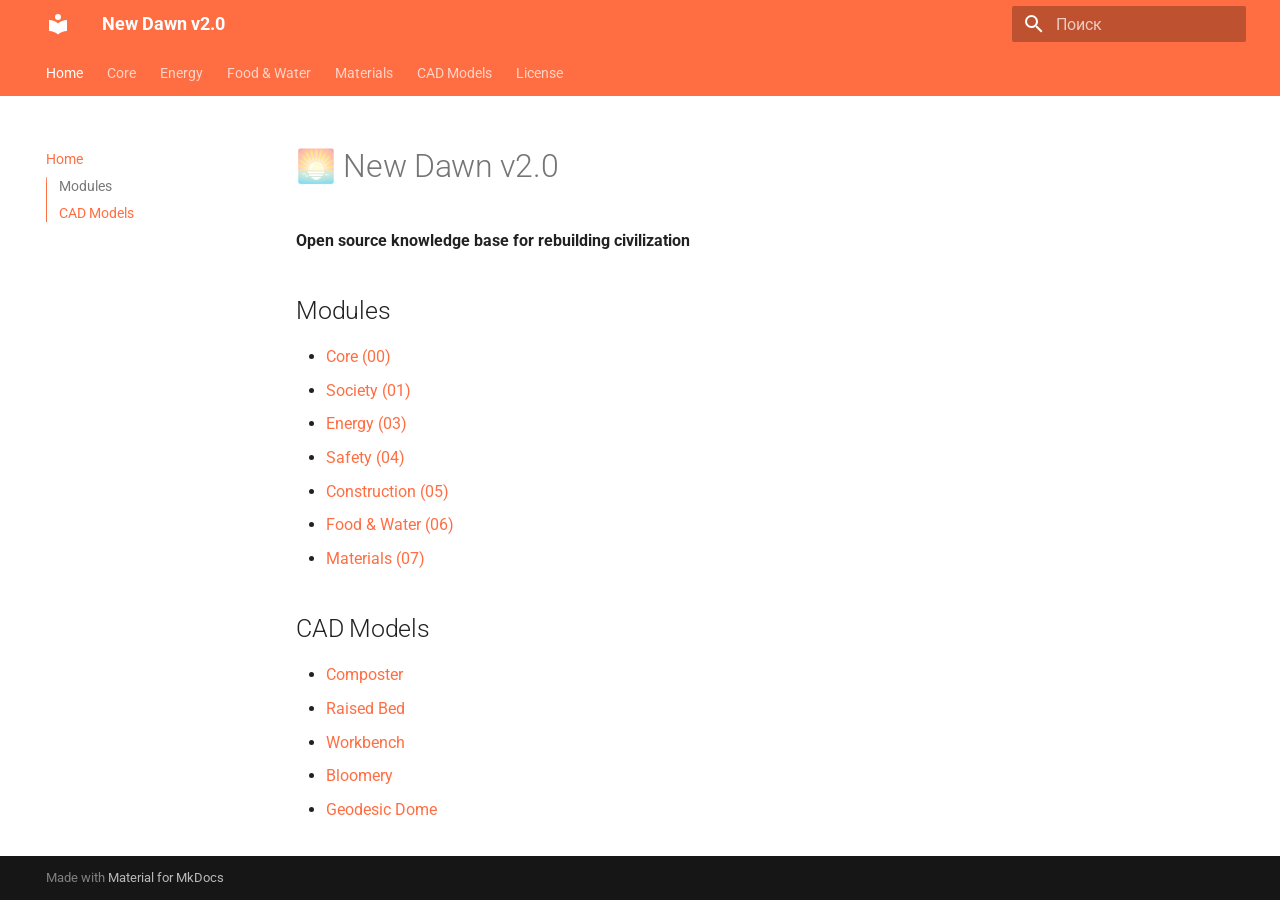
<file: index.html>
<!doctype html>
<html lang="ru" class="no-js">
  <head>
    
      <meta charset="utf-8">
      <meta name="viewport" content="width=device-width,initial-scale=1">
      
        <meta name="description" content="Open source civilization rebuilding knowledge base">
      
      
        <meta name="author" content="New Dawn Team">
      
      
      
      
      
        
      
      
      <link rel="icon" href="assets/images/favicon.png">
      <meta name="generator" content="mkdocs-1.6.1, mkdocs-material-9.7.7">
    
    
      
        <title>New Dawn v2.0</title>
      
    
    
      <link rel="stylesheet" href="assets/stylesheets/main.ec1eaa64.min.css">
      
        
        <link rel="stylesheet" href="assets/stylesheets/palette.ab4e12ef.min.css">
      
      


    
    
      
    
    
      
        
        
        <link rel="preconnect" href="https://fonts.gstatic.com" crossorigin>
        <link rel="stylesheet" href="https://fonts.googleapis.com/css?family=Roboto:300,300i,400,400i,700,700i%7CRoboto+Mono:400,400i,700,700i&display=fallback">
        <style>:root{--md-text-font:"Roboto";--md-code-font:"Roboto Mono"}</style>
      
    
    
    <script>__md_scope=new URL(".",location),__md_hash=e=>[...e].reduce(((e,_)=>(e<<5)-e+_.charCodeAt(0)),0),__md_get=(e,_=localStorage,t=__md_scope)=>JSON.parse(_.getItem(t.pathname+"."+e)),__md_set=(e,_,t=localStorage,a=__md_scope)=>{try{t.setItem(a.pathname+"."+e,JSON.stringify(_))}catch(e){}}</script>
    
      

    
    
  </head>
  
  
    
    
      
    
    
    
    
    <body dir="ltr" data-md-color-scheme="default" data-md-color-primary="deep-orange" data-md-color-accent="amber">
  
    
    <input class="md-toggle" data-md-toggle="drawer" type="checkbox" id="__drawer" autocomplete="off">
    <input class="md-toggle" data-md-toggle="search" type="checkbox" id="__search" autocomplete="off">
    <label class="md-overlay" for="__drawer"></label>
    <div data-md-component="skip">
      
        
        <a href="#new-dawn-v20" class="md-skip">
          Перейти к содержанию
        </a>
      
    </div>
    <div data-md-component="announce">
      
    </div>
    
    
      

<header class="md-header" data-md-component="header">
  <nav class="md-header__inner md-grid" aria-label="Верхний колонтитул">
    <a href="." title="New Dawn v2.0" class="md-header__button md-logo" aria-label="New Dawn v2.0" data-md-component="logo">
      
  
  <svg xmlns="http://www.w3.org/2000/svg" viewBox="0 0 24 24"><path d="M12 8a3 3 0 0 0 3-3 3 3 0 0 0-3-3 3 3 0 0 0-3 3 3 3 0 0 0 3 3m0 3.54C9.64 9.35 6.5 8 3 8v11c3.5 0 6.64 1.35 9 3.54 2.36-2.19 5.5-3.54 9-3.54V8c-3.5 0-6.64 1.35-9 3.54"/></svg>

    </a>
    <label class="md-header__button md-icon" for="__drawer">
      
      <svg xmlns="http://www.w3.org/2000/svg" viewBox="0 0 24 24"><path d="M3 6h18v2H3zm0 5h18v2H3zm0 5h18v2H3z"/></svg>
    </label>
    <div class="md-header__title" data-md-component="header-title">
      <div class="md-header__ellipsis">
        <div class="md-header__topic">
          <span class="md-ellipsis">
            New Dawn v2.0
          </span>
        </div>
        <div class="md-header__topic" data-md-component="header-topic">
          <span class="md-ellipsis">
            
              Home
            
          </span>
        </div>
      </div>
    </div>
    
      
        <form class="md-header__option" data-md-component="palette">
  
    
    
    
    <input class="md-option" data-md-color-media="" data-md-color-scheme="default" data-md-color-primary="deep-orange" data-md-color-accent="amber"  aria-hidden="true"  type="radio" name="__palette" id="__palette_0">
    
  
</form>
      
    
    
      <script>var palette=__md_get("__palette");if(palette&&palette.color){if("(prefers-color-scheme)"===palette.color.media){var media=matchMedia("(prefers-color-scheme: light)"),input=document.querySelector(media.matches?"[data-md-color-media='(prefers-color-scheme: light)']":"[data-md-color-media='(prefers-color-scheme: dark)']");palette.color.media=input.getAttribute("data-md-color-media"),palette.color.scheme=input.getAttribute("data-md-color-scheme"),palette.color.primary=input.getAttribute("data-md-color-primary"),palette.color.accent=input.getAttribute("data-md-color-accent")}for(var[key,value]of Object.entries(palette.color))document.body.setAttribute("data-md-color-"+key,value)}</script>
    
    
    
      
      
        <label class="md-header__button md-icon" for="__search">
          
          <svg xmlns="http://www.w3.org/2000/svg" viewBox="0 0 24 24"><path d="M9.5 3A6.5 6.5 0 0 1 16 9.5c0 1.61-.59 3.09-1.56 4.23l.27.27h.79l5 5-1.5 1.5-5-5v-.79l-.27-.27A6.52 6.52 0 0 1 9.5 16 6.5 6.5 0 0 1 3 9.5 6.5 6.5 0 0 1 9.5 3m0 2C7 5 5 7 5 9.5S7 14 9.5 14 14 12 14 9.5 12 5 9.5 5"/></svg>
        </label>
        <div class="md-search" data-md-component="search" role="dialog">
  <label class="md-search__overlay" for="__search"></label>
  <div class="md-search__inner" role="search">
    <form class="md-search__form" name="search">
      <input type="text" class="md-search__input" name="query" aria-label="Поиск" placeholder="Поиск" autocapitalize="off" autocorrect="off" autocomplete="off" spellcheck="false" data-md-component="search-query" required>
      <label class="md-search__icon md-icon" for="__search">
        
        <svg xmlns="http://www.w3.org/2000/svg" viewBox="0 0 24 24"><path d="M9.5 3A6.5 6.5 0 0 1 16 9.5c0 1.61-.59 3.09-1.56 4.23l.27.27h.79l5 5-1.5 1.5-5-5v-.79l-.27-.27A6.52 6.52 0 0 1 9.5 16 6.5 6.5 0 0 1 3 9.5 6.5 6.5 0 0 1 9.5 3m0 2C7 5 5 7 5 9.5S7 14 9.5 14 14 12 14 9.5 12 5 9.5 5"/></svg>
        
        <svg xmlns="http://www.w3.org/2000/svg" viewBox="0 0 24 24"><path d="M20 11v2H8l5.5 5.5-1.42 1.42L4.16 12l7.92-7.92L13.5 5.5 8 11z"/></svg>
      </label>
      <nav class="md-search__options" aria-label="Поиск">
        
        <button type="reset" class="md-search__icon md-icon" title="Очистить" aria-label="Очистить" tabindex="-1">
          
          <svg xmlns="http://www.w3.org/2000/svg" viewBox="0 0 24 24"><path d="M19 6.41 17.59 5 12 10.59 6.41 5 5 6.41 10.59 12 5 17.59 6.41 19 12 13.41 17.59 19 19 17.59 13.41 12z"/></svg>
        </button>
      </nav>
      
    </form>
    <div class="md-search__output">
      <div class="md-search__scrollwrap" tabindex="0" data-md-scrollfix>
        <div class="md-search-result" data-md-component="search-result">
          <div class="md-search-result__meta">
            Инициализация поиска
          </div>
          <ol class="md-search-result__list" role="presentation"></ol>
        </div>
      </div>
    </div>
  </div>
</div>
      
    
    
  </nav>
  
</header>
    
    <div class="md-container" data-md-component="container">
      
      
        
          
            
<nav class="md-tabs" aria-label="Вкладки" data-md-component="tabs">
  <div class="md-grid">
    <ul class="md-tabs__list">
      
        
  
  
  
    
  
  
    <li class="md-tabs__item md-tabs__item--active">
      <a href="." class="md-tabs__link">
        
  
  
    
  
  Home

      </a>
    </li>
  

      
        
  
  
  
  
    
    
      <li class="md-tabs__item">
        <a href="00_Core/README.md" class="md-tabs__link">
          
  
  
  Core

        </a>
      </li>
    
  

      
        
  
  
  
  
    
    
      <li class="md-tabs__item">
        <a href="03_Energy/README.md" class="md-tabs__link">
          
  
  
  Energy

        </a>
      </li>
    
  

      
        
  
  
  
  
    
    
      <li class="md-tabs__item">
        <a href="06_Food/README.md" class="md-tabs__link">
          
  
  
  Food & Water

        </a>
      </li>
    
  

      
        
  
  
  
  
    
    
      <li class="md-tabs__item">
        <a href="07_Materials/README.md" class="md-tabs__link">
          
  
  
  Materials

        </a>
      </li>
    
  

      
        
  
  
  
  
    <li class="md-tabs__item">
      <a href="cad_models/README.md" class="md-tabs__link">
        
  
  
    
  
  CAD Models

      </a>
    </li>
  

      
        
  
  
  
  
    <li class="md-tabs__item">
      <a href="LICENSE.md" class="md-tabs__link">
        
  
  
    
  
  License

      </a>
    </li>
  

      
    </ul>
  </div>
</nav>
          
        
      
      <main class="md-main" data-md-component="main">
        <div class="md-main__inner md-grid">
          
            
              
              <div class="md-sidebar md-sidebar--primary" data-md-component="sidebar" data-md-type="navigation" >
                <div class="md-sidebar__scrollwrap">
                  <div class="md-sidebar__inner">
                    


  


  

<nav class="md-nav md-nav--primary md-nav--lifted md-nav--integrated" aria-label="Навигация" data-md-level="0">
  <label class="md-nav__title" for="__drawer">
    <a href="." title="New Dawn v2.0" class="md-nav__button md-logo" aria-label="New Dawn v2.0" data-md-component="logo">
      
  
  <svg xmlns="http://www.w3.org/2000/svg" viewBox="0 0 24 24"><path d="M12 8a3 3 0 0 0 3-3 3 3 0 0 0-3-3 3 3 0 0 0-3 3 3 3 0 0 0 3 3m0 3.54C9.64 9.35 6.5 8 3 8v11c3.5 0 6.64 1.35 9 3.54 2.36-2.19 5.5-3.54 9-3.54V8c-3.5 0-6.64 1.35-9 3.54"/></svg>

    </a>
    New Dawn v2.0
  </label>
  
  <ul class="md-nav__list" data-md-scrollfix>
    
      
      
  
  
    
  
  
  
    <li class="md-nav__item md-nav__item--active">
      
      <input class="md-nav__toggle md-toggle" type="checkbox" id="__toc">
      
      
        
      
      
        <label class="md-nav__link md-nav__link--active" for="__toc">
          
  
  
  <span class="md-ellipsis">
    
  
    Home
  

    
  </span>
  
  

          <span class="md-nav__icon md-icon"></span>
        </label>
      
      <a href="." class="md-nav__link md-nav__link--active">
        
  
  
  <span class="md-ellipsis">
    
  
    Home
  

    
  </span>
  
  

      </a>
      
        

<nav class="md-nav md-nav--secondary" aria-label="Содержание">
  
  
  
    
  
  
    <label class="md-nav__title" for="__toc">
      <span class="md-nav__icon md-icon"></span>
      Содержание
    </label>
    <ul class="md-nav__list" data-md-component="toc" data-md-scrollfix>
      
        <li class="md-nav__item">
  <a href="#modules" class="md-nav__link">
    <span class="md-ellipsis">
      
        Modules
      
    </span>
  </a>
  
</li>
      
        <li class="md-nav__item">
  <a href="#cad-models" class="md-nav__link">
    <span class="md-ellipsis">
      
        CAD Models
      
    </span>
  </a>
  
</li>
      
    </ul>
  
</nav>
      
    </li>
  

    
      
      
  
  
  
  
    
    
    
    
      
      
        
      
    
    
    <li class="md-nav__item md-nav__item--nested">
      
        
        
        <input class="md-nav__toggle md-toggle " type="checkbox" id="__nav_2" >
        
          
          <label class="md-nav__link" for="__nav_2" id="__nav_2_label" tabindex="0">
            
  
  
  <span class="md-ellipsis">
    
  
    Core
  

    
  </span>
  
  

            <span class="md-nav__icon md-icon"></span>
          </label>
        
        <nav class="md-nav" data-md-level="1" aria-labelledby="__nav_2_label" aria-expanded="false">
          <label class="md-nav__title" for="__nav_2">
            <span class="md-nav__icon md-icon"></span>
            
  
    Core
  

          </label>
          <ul class="md-nav__list" data-md-scrollfix>
            
              
                
  
  
  
  
    <li class="md-nav__item">
      <a href="00_Core/README.md" class="md-nav__link">
        
  
  
  <span class="md-ellipsis">
    
  
    None
  

    
  </span>
  
  

      </a>
    </li>
  

              
            
              
                
  
  
  
  
    <li class="md-nav__item">
      <a href="00_Core/01_Code.md" class="md-nav__link">
        
  
  
  <span class="md-ellipsis">
    
  
    Code
  

    
  </span>
  
  

      </a>
    </li>
  

              
            
              
                
  
  
  
  
    <li class="md-nav__item">
      <a href="00_Core/02_Principles.md" class="md-nav__link">
        
  
  
  <span class="md-ellipsis">
    
  
    Principles
  

    
  </span>
  
  

      </a>
    </li>
  

              
            
              
                
  
  
  
  
    <li class="md-nav__item">
      <a href="00_Core/03_TRL.md" class="md-nav__link">
        
  
  
  <span class="md-ellipsis">
    
  
    TRL Levels
  

    
  </span>
  
  

      </a>
    </li>
  

              
            
          </ul>
        </nav>
      
    </li>
  

    
      
      
  
  
  
  
    
    
    
    
      
      
        
      
    
    
    <li class="md-nav__item md-nav__item--nested">
      
        
        
        <input class="md-nav__toggle md-toggle " type="checkbox" id="__nav_3" >
        
          
          <label class="md-nav__link" for="__nav_3" id="__nav_3_label" tabindex="0">
            
  
  
  <span class="md-ellipsis">
    
  
    Energy
  

    
  </span>
  
  

            <span class="md-nav__icon md-icon"></span>
          </label>
        
        <nav class="md-nav" data-md-level="1" aria-labelledby="__nav_3_label" aria-expanded="false">
          <label class="md-nav__title" for="__nav_3">
            <span class="md-nav__icon md-icon"></span>
            
  
    Energy
  

          </label>
          <ul class="md-nav__list" data-md-scrollfix>
            
              
                
  
  
  
  
    <li class="md-nav__item">
      <a href="03_Energy/README.md" class="md-nav__link">
        
  
  
  <span class="md-ellipsis">
    
  
    None
  

    
  </span>
  
  

      </a>
    </li>
  

              
            
              
                
  
  
  
  
    <li class="md-nav__item">
      <a href="03_Energy/01_Gravity.md" class="md-nav__link">
        
  
  
  <span class="md-ellipsis">
    
  
    Gravity Storage
  

    
  </span>
  
  

      </a>
    </li>
  

              
            
              
                
  
  
  
  
    <li class="md-nav__item">
      <a href="03_Energy/02_Solar.md" class="md-nav__link">
        
  
  
  <span class="md-ellipsis">
    
  
    Solar Panels
  

    
  </span>
  
  

      </a>
    </li>
  

              
            
              
                
  
  
  
  
    <li class="md-nav__item">
      <a href="03_Energy/03_Thorium.md" class="md-nav__link">
        
  
  
  <span class="md-ellipsis">
    
  
    Thorium Reactors
  

    
  </span>
  
  

      </a>
    </li>
  

              
            
          </ul>
        </nav>
      
    </li>
  

    
      
      
  
  
  
  
    
    
    
    
      
      
        
      
    
    
    <li class="md-nav__item md-nav__item--nested">
      
        
        
        <input class="md-nav__toggle md-toggle " type="checkbox" id="__nav_4" >
        
          
          <label class="md-nav__link" for="__nav_4" id="__nav_4_label" tabindex="0">
            
  
  
  <span class="md-ellipsis">
    
  
    Food & Water
  

    
  </span>
  
  

            <span class="md-nav__icon md-icon"></span>
          </label>
        
        <nav class="md-nav" data-md-level="1" aria-labelledby="__nav_4_label" aria-expanded="false">
          <label class="md-nav__title" for="__nav_4">
            <span class="md-nav__icon md-icon"></span>
            
  
    Food & Water
  

          </label>
          <ul class="md-nav__list" data-md-scrollfix>
            
              
                
  
  
  
  
    <li class="md-nav__item">
      <a href="06_Food/README.md" class="md-nav__link">
        
  
  
  <span class="md-ellipsis">
    
  
    None
  

    
  </span>
  
  

      </a>
    </li>
  

              
            
              
                
  
  
  
  
    <li class="md-nav__item">
      <a href="06_Food/01_Fertilizers.md" class="md-nav__link">
        
  
  
  <span class="md-ellipsis">
    
  
    Fertilizers
  

    
  </span>
  
  

      </a>
    </li>
  

              
            
              
                
  
  
  
  
    <li class="md-nav__item">
      <a href="06_Food/02_Beds.md" class="md-nav__link">
        
  
  
  <span class="md-ellipsis">
    
  
    Garden Beds
  

    
  </span>
  
  

      </a>
    </li>
  

              
            
              
                
  
  
  
  
    <li class="md-nav__item">
      <a href="06_Food/03_Nutrition.md" class="md-nav__link">
        
  
  
  <span class="md-ellipsis">
    
  
    Nutrition
  

    
  </span>
  
  

      </a>
    </li>
  

              
            
          </ul>
        </nav>
      
    </li>
  

    
      
      
  
  
  
  
    
    
    
    
      
      
        
      
    
    
    <li class="md-nav__item md-nav__item--nested">
      
        
        
        <input class="md-nav__toggle md-toggle " type="checkbox" id="__nav_5" >
        
          
          <label class="md-nav__link" for="__nav_5" id="__nav_5_label" tabindex="0">
            
  
  
  <span class="md-ellipsis">
    
  
    Materials
  

    
  </span>
  
  

            <span class="md-nav__icon md-icon"></span>
          </label>
        
        <nav class="md-nav" data-md-level="1" aria-labelledby="__nav_5_label" aria-expanded="false">
          <label class="md-nav__title" for="__nav_5">
            <span class="md-nav__icon md-icon"></span>
            
  
    Materials
  

          </label>
          <ul class="md-nav__list" data-md-scrollfix>
            
              
                
  
  
  
  
    <li class="md-nav__item">
      <a href="07_Materials/README.md" class="md-nav__link">
        
  
  
  <span class="md-ellipsis">
    
  
    None
  

    
  </span>
  
  

      </a>
    </li>
  

              
            
              
                
  
  
  
  
    <li class="md-nav__item">
      <a href="07_Materials/01_Materials.md" class="md-nav__link">
        
  
  
  <span class="md-ellipsis">
    
  
    Basic Materials
  

    
  </span>
  
  

      </a>
    </li>
  

              
            
              
                
  
  
  
  
    <li class="md-nav__item">
      <a href="07_Materials/02_Tools.md" class="md-nav__link">
        
  
  
  <span class="md-ellipsis">
    
  
    Tools
  

    
  </span>
  
  

      </a>
    </li>
  

              
            
              
                
  
  
  
  
    <li class="md-nav__item">
      <a href="07_Materials/03_Workshop.md" class="md-nav__link">
        
  
  
  <span class="md-ellipsis">
    
  
    Workshop
  

    
  </span>
  
  

      </a>
    </li>
  

              
            
          </ul>
        </nav>
      
    </li>
  

    
      
      
  
  
  
  
    <li class="md-nav__item">
      <a href="cad_models/README.md" class="md-nav__link">
        
  
  
  <span class="md-ellipsis">
    
  
    CAD Models
  

    
  </span>
  
  

      </a>
    </li>
  

    
      
      
  
  
  
  
    <li class="md-nav__item">
      <a href="LICENSE.md" class="md-nav__link">
        
  
  
  <span class="md-ellipsis">
    
  
    License
  

    
  </span>
  
  

      </a>
    </li>
  

    
  </ul>
</nav>
                  </div>
                </div>
              </div>
            
            
          
          
            <div class="md-content" data-md-component="content">
              
              <article class="md-content__inner md-typeset">
                
                  



<h1 id="new-dawn-v20">🌅 New Dawn v2.0<a class="headerlink" href="#new-dawn-v20" title="Permanent link">&para;</a></h1>
<p><strong>Open source knowledge base for rebuilding civilization</strong></p>
<h2 id="modules">Modules<a class="headerlink" href="#modules" title="Permanent link">&para;</a></h2>
<ul>
<li><a href="../00_Ядро_и_Идеология/README.md">Core (00)</a></li>
<li><a href="../01_Общество_и_Социум/README.md">Society (01)</a></li>
<li><a href="../03_Энергетика_и_Технологии/README.md">Energy (03)</a></li>
<li><a href="../04_Безопасность_и_Оборона/README.md">Safety (04)</a></li>
<li><a href="../05_Строительство_и_Купол/README.md">Construction (05)</a></li>
<li><a href="../06_Еда_и_Водоснабжение/README.md">Food &amp; Water (06)</a></li>
<li><a href="../07_Материалы_и_Производство/README.md">Materials (07)</a></li>
</ul>
<h2 id="cad-models">CAD Models<a class="headerlink" href="#cad-models" title="Permanent link">&para;</a></h2>
<ul>
<li><a href="../cad_models/02_Agriculture/NR-AGR-001_Composter_Johnson_v1.parametric.md">Composter</a></li>
<li><a href="../cad_models/02_Agriculture/NR-AGR-002_Raised_Bed_v1.parametric.md">Raised Bed</a></li>
<li><a href="../cad_models/03_Construction/NR-CON-002_Workbench_Traditional_v1.parametric.md">Workbench</a></li>
<li><a href="../cad_models/03_Construction/NR-CON-004_Bloomery_Basic_v1.parametric.md">Bloomery</a></li>
<li><a href="../cad_models/03_Construction/NR-CON-005_Geodesic_Dome_v1.parametric.md">Geodesic Dome</a></li>
</ul>












                
              </article>
            </div>
          
          
<script>var target=document.getElementById(location.hash.slice(1));target&&target.name&&(target.checked=target.name.startsWith("__tabbed_"))</script>
        </div>
        
      </main>
      
        <footer class="md-footer">
  
  <div class="md-footer-meta md-typeset">
    <div class="md-footer-meta__inner md-grid">
      <div class="md-copyright">
  
  
    Made with
    <a href="https://squidfunk.github.io/mkdocs-material/" target="_blank" rel="noopener">
      Material for MkDocs
    </a>
  
</div>
      
    </div>
  </div>
</footer>
      
    </div>
    <div class="md-dialog" data-md-component="dialog">
      <div class="md-dialog__inner md-typeset"></div>
    </div>
    
    
    
      
      
      <script id="__config" type="application/json">{"annotate": null, "base": ".", "features": ["navigation.tabs", "navigation.sections", "toc.integrate"], "search": "assets/javascripts/workers/search.2c215733.min.js", "tags": null, "translations": {"clipboard.copied": "\u0421\u043a\u043e\u043f\u0438\u0440\u043e\u0432\u0430\u043d\u043e \u0432 \u0431\u0443\u0444\u0435\u0440", "clipboard.copy": "\u041a\u043e\u043f\u0438\u0440\u043e\u0432\u0430\u0442\u044c \u0432 \u0431\u0443\u0444\u0435\u0440", "search.result.more.one": "\u0415\u0449\u0451 1 \u043d\u0430 \u044d\u0442\u043e\u0439 \u0441\u0442\u0440\u0430\u043d\u0438\u0446\u0435", "search.result.more.other": "\u0415\u0449\u0451 # \u043d\u0430 \u044d\u0442\u043e\u0439 \u0441\u0442\u0440\u0430\u043d\u0438\u0446\u0435", "search.result.none": "\u0421\u043e\u0432\u043f\u0430\u0434\u0435\u043d\u0438\u0439 \u043d\u0435 \u043d\u0430\u0439\u0434\u0435\u043d\u043e", "search.result.one": "\u041d\u0430\u0439\u0434\u0435\u043d\u043e 1 \u0441\u043e\u0432\u043f\u0430\u0434\u0435\u043d\u0438\u0435", "search.result.other": "\u041d\u0430\u0439\u0434\u0435\u043d\u043e \u0441\u043e\u0432\u043f\u0430\u0434\u0435\u043d\u0438\u0439: #", "search.result.placeholder": "\u041d\u0430\u0447\u043d\u0438\u0442\u0435 \u043f\u0435\u0447\u0430\u0442\u0430\u0442\u044c \u0434\u043b\u044f \u043f\u043e\u0438\u0441\u043a\u0430", "search.result.term.missing": "\u041e\u0442\u0441\u0443\u0442\u0441\u0442\u0432\u0443\u0435\u0442", "select.version": "\u0412\u044b\u0431\u0435\u0440\u0438\u0442\u0435 \u0432\u0435\u0440\u0441\u0438\u044e"}, "version": null}</script>
    
    
      <script src="assets/javascripts/bundle.d7400e89.min.js"></script>
      
    
  </body>
</html>
</file>
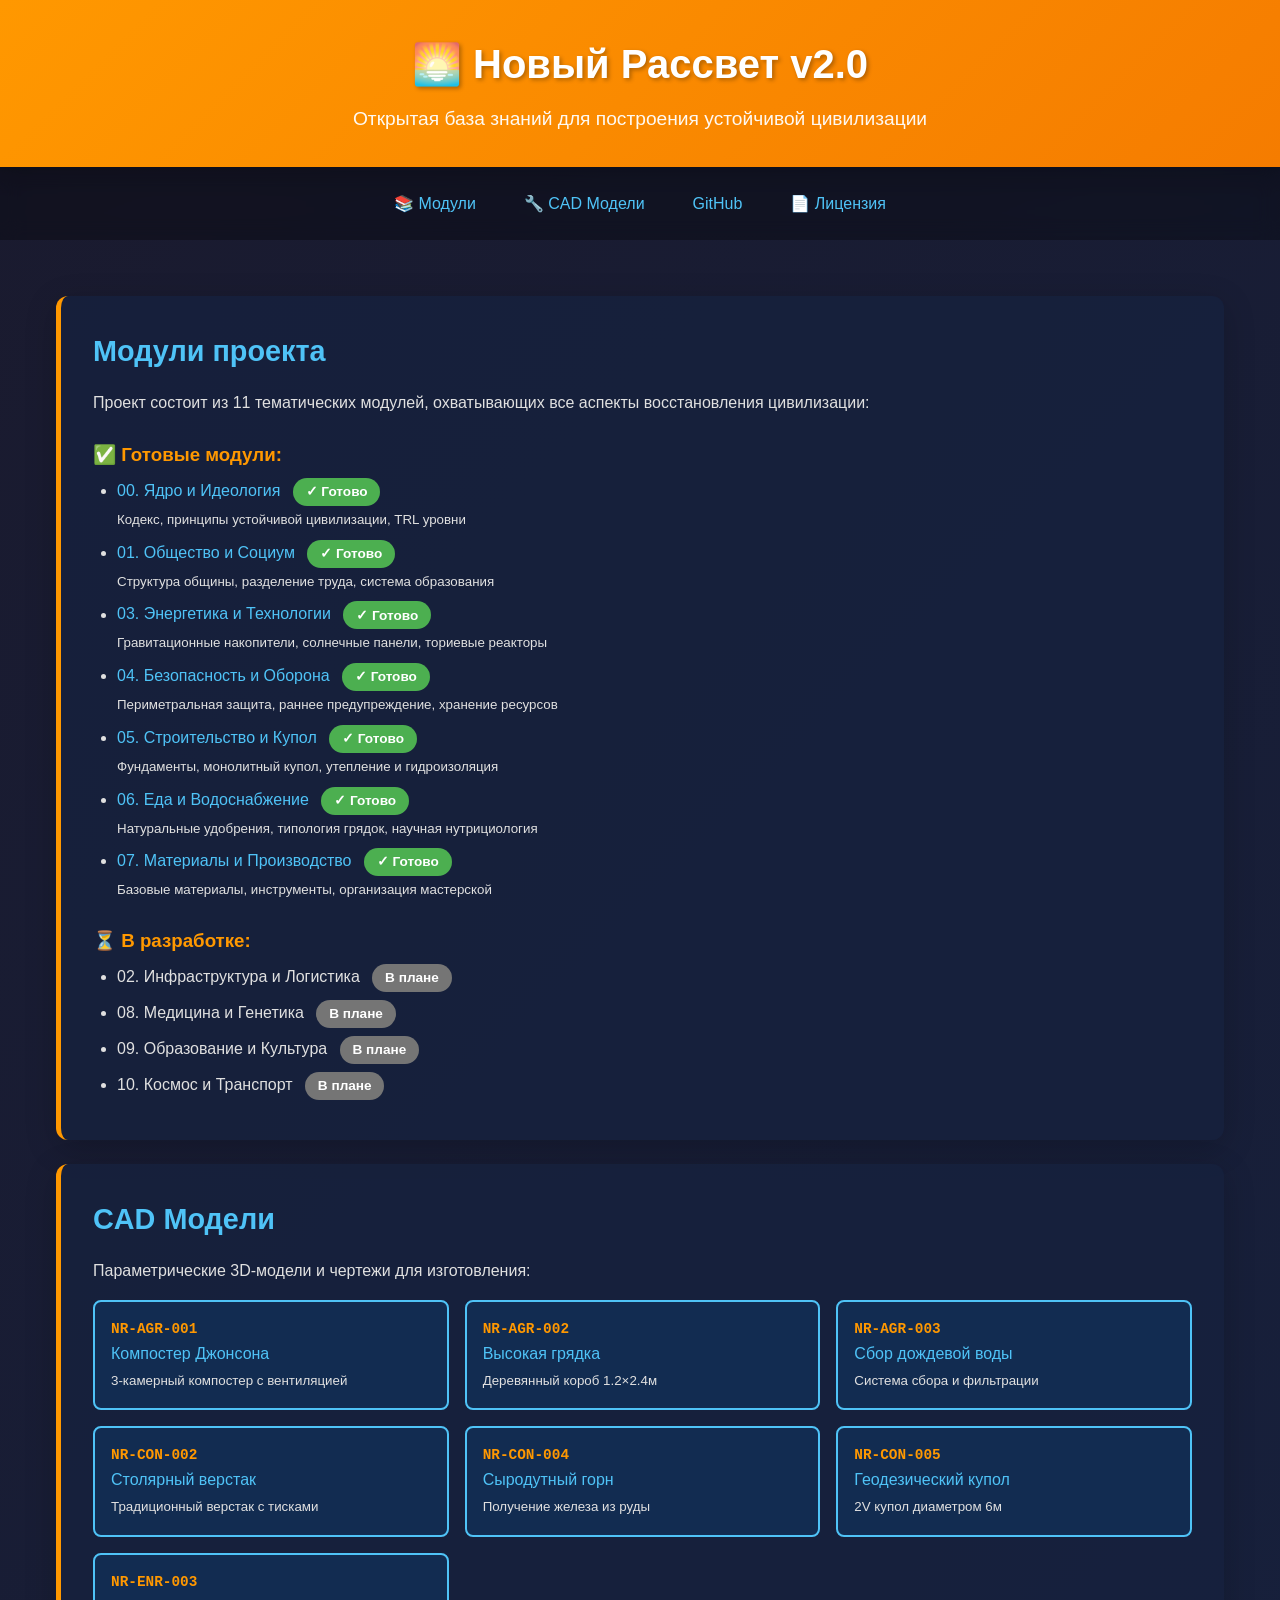
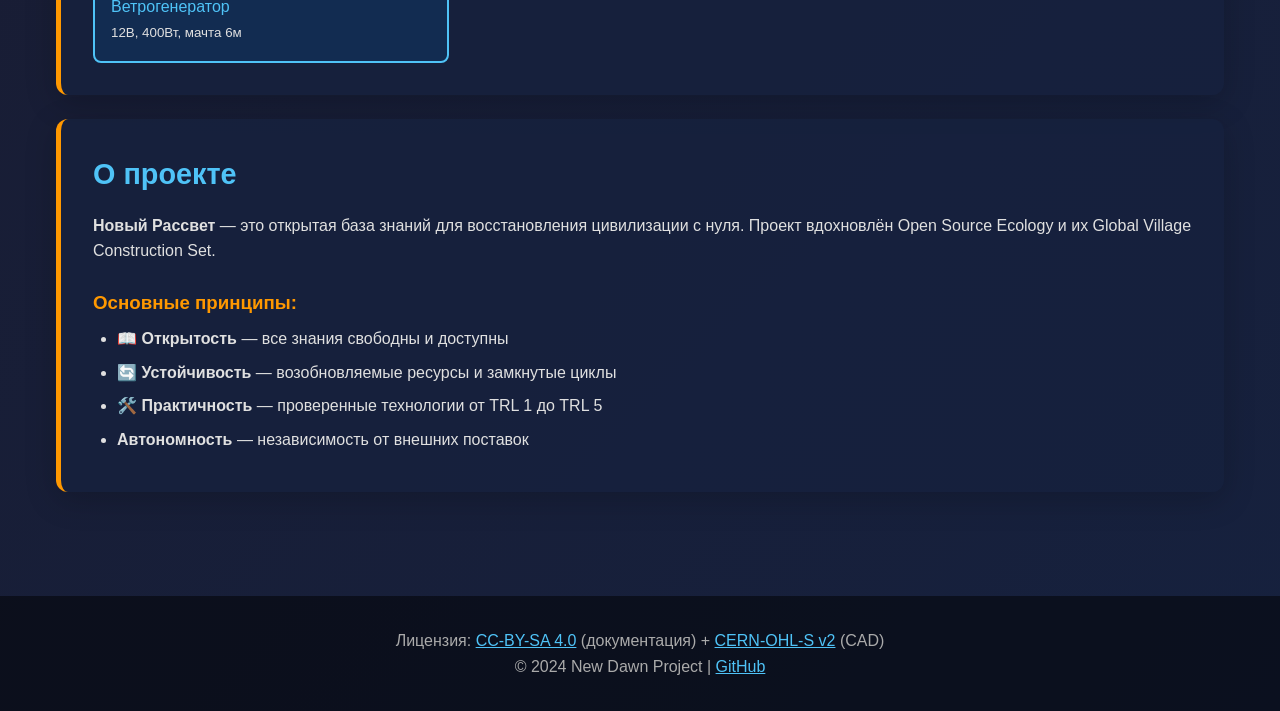
<file: site/index.html>
<!DOCTYPE html>
<html lang="ru">
<head>
    <meta charset="UTF-8">
    <meta name="viewport" content="width=device-width, initial-scale=1.0">
    <meta name="description" content="Новый Рассвет v2.0 - Открытая база знаний для восстановления цивилизации">
    <title>🌅 Новый Рассвет v2.0</title>
    <link rel="stylesheet" href="css/style.css">
</head>
<body>
    <header>
        <h1>🌅 Новый Рассвет v2.0</h1>
        <p>Открытая база знаний для построения устойчивой цивилизации</p>
    </header>

    <nav>
        <ul>
            <li><a href="#modules">📚 Модули</a></li>
            <li><a href="#cad">🔧 CAD Модели</a></li>
            <li><a href="https://github.com/Redbox777/new-rassvet-v2">GitHub</a></li>
            <li><a href="LICENSE.md">📄 Лицензия</a></li>
        </ul>
    </nav>

    <div class="container">
        <section id="modules">
            <div class="module">
                <h2> Модули проекта</h2>
                <p>Проект состоит из 11 тематических модулей, охватывающих все аспекты восстановления цивилизации:</p>
                
                <h3>✅ Готовые модули:</h3>
                <ul>
                    <li><a href="modules/00_Core.html">00. Ядро и Идеология</a> <span class="status status-ready">✓ Готово</span><br>
                    <small>Кодекс, принципы устойчивой цивилизации, TRL уровни</small></li>
                    
                    <li><a href="modules/01_Society.html">01. Общество и Социум</a> <span class="status status-ready">✓ Готово</span><br>
                    <small>Структура общины, разделение труда, система образования</small></li>
                    
                    <li><a href="modules/03_Energy.html">03. Энергетика и Технологии</a> <span class="status status-ready">✓ Готово</span><br>
                    <small>Гравитационные накопители, солнечные панели, ториевые реакторы</small></li>
                    
                    <li><a href="modules/04_Safety.html">04. Безопасность и Оборона</a> <span class="status status-ready">✓ Готово</span><br>
                    <small>Периметральная защита, раннее предупреждение, хранение ресурсов</small></li>
                    
                    <li><a href="modules/05_Construction.html">05. Строительство и Купол</a> <span class="status status-ready">✓ Готово</span><br>
                    <small>Фундаменты, монолитный купол, утепление и гидроизоляция</small></li>
                    
                    <li><a href="modules/06_Food.html">06. Еда и Водоснабжение</a> <span class="status status-ready">✓ Готово</span><br>
                    <small>Натуральные удобрения, типология грядок, научная нутрициология</small></li>
                    
                    <li><a href="modules/07_Materials.html">07. Материалы и Производство</a> <span class="status status-ready">✓ Готово</span><br>
                    <small>Базовые материалы, инструменты, организация мастерской</small></li>
                </ul>

                <h3>⏳ В разработке:</h3>
                <ul>
                    <li>02. Инфраструктура и Логистика <span class="status status-pending">В плане</span></li>
                    <li>08. Медицина и Генетика <span class="status status-pending">В плане</span></li>
                    <li>09. Образование и Культура <span class="status status-pending">В плане</span></li>
                    <li>10. Космос и Транспорт <span class="status status-pending">В плане</span></li>
                </ul>
            </div>
        </section>

        <section id="cad">
            <div class="module">
                <h2> CAD Модели</h2>
                <p>Параметрические 3D-модели и чертежи для изготовления:</p>
                
                <div class="cad-list">
                    <div class="cad-item">
                        <div class="cad-code">NR-AGR-001</div>
                        <div><a href="cad/NR-AGR-001.md">Компостер Джонсона</a></div>
                        <small>3-камерный компостер с вентиляцией</small>
                    </div>
                    
                    <div class="cad-item">
                        <div class="cad-code">NR-AGR-002</div>
                        <div><a href="cad/NR-AGR-002.md">Высокая грядка</a></div>
                        <small>Деревянный короб 1.2×2.4м</small>
                    </div>
                    
                    <div class="cad-item">
                        <div class="cad-code">NR-AGR-003</div>
                        <div><a href="cad/NR-AGR-003.md">Сбор дождевой воды</a></div>
                        <small>Система сбора и фильтрации</small>
                    </div>
                    
                    <div class="cad-item">
                        <div class="cad-code">NR-CON-002</div>
                        <div><a href="cad/NR-CON-002.md">Столярный верстак</a></div>
                        <small>Традиционный верстак с тисками</small>
                    </div>
                    
                    <div class="cad-item">
                        <div class="cad-code">NR-CON-004</div>
                        <div><a href="cad/NR-CON-004.md">Сыродутный горн</a></div>
                        <small>Получение железа из руды</small>
                    </div>
                    
                    <div class="cad-item">
                        <div class="cad-code">NR-CON-005</div>
                        <div><a href="cad/NR-CON-005.md">Геодезический купол</a></div>
                        <small>2V купол диаметром 6м</small>
                    </div>
                    
                    <div class="cad-item">
                        <div class="cad-code">NR-ENR-003</div>
                        <div><a href="cad/NR-ENR-003.md">Ветрогенератор</a></div>
                        <small>12В, 400Вт, мачта 6м</small>
                    </div>
                </div>
            </div>
        </section>

        <section>
            <div class="module">
                <h2> О проекте</h2>
                <p><strong>Новый Рассвет</strong> — это открытая база знаний для восстановления цивилизации с нуля. 
                Проект вдохновлён Open Source Ecology и их Global Village Construction Set.</p>
                
                <h3>Основные принципы:</h3>
                <ul>
                    <li>📖 <strong>Открытость</strong> — все знания свободны и доступны</li>
                    <li>🔄 <strong>Устойчивость</strong> — возобновляемые ресурсы и замкнутые циклы</li>
                    <li>🛠️ <strong>Практичность</strong> — проверенные технологии от TRL 1 до TRL 5</li>
                    <li> <strong>Автономность</strong> — независимость от внешних поставок</li>
                </ul>
            </div>
        </section>
    </div>

    <footer>
        <p>Лицензия: <a href="https://creativecommons.org/licenses/by-sa/4.0/">CC-BY-SA 4.0</a> (документация) + 
        <a href="https://ohwr.org/cern_ohl_s_v2.txt">CERN-OHL-S v2</a> (CAD)</p>
        <p>© 2024 New Dawn Project | <a href="https://github.com/Redbox777/new-rassvet-v2">GitHub</a></p>
    </footer>
</body>
</html>
</file>
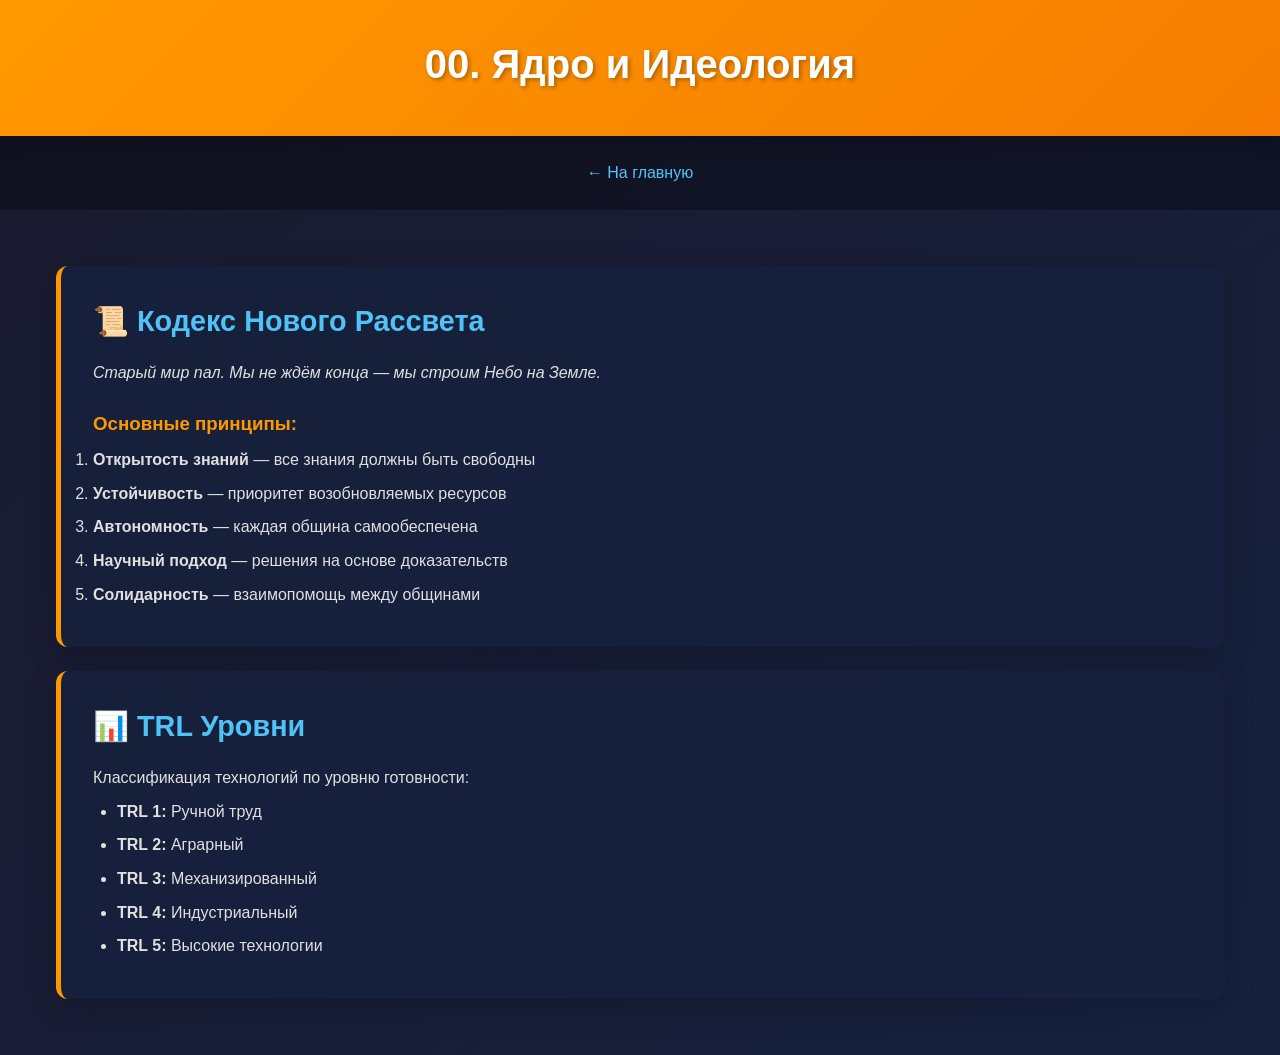
<file: site/modules/00_Core.html>
<!DOCTYPE html>
<html lang="ru">
<head>
    <meta charset="UTF-8">
    <meta name="viewport" content="width=device-width, initial-scale=1.0">
    <title>00. Ядро и Идеология - Новый Рассвет</title>
    <link rel="stylesheet" href="../css/style.css">
</head>
<body>
    <header>
        <h1>00. Ядро и Идеология</h1>
    </header>
    <nav>
        <ul>
            <li><a href="../index.html">← На главную</a></li>
        </ul>
    </nav>
    <div class="container">
        <div class="module">
            <h2>📜 Кодекс Нового Рассвета</h2>
            <p><em>Старый мир пал. Мы не ждём конца — мы строим Небо на Земле.</em></p>
            <h3>Основные принципы:</h3>
            <ol>
                <li><strong>Открытость знаний</strong> — все знания должны быть свободны</li>
                <li><strong>Устойчивость</strong> — приоритет возобновляемых ресурсов</li>
                <li><strong>Автономность</strong> — каждая община самообеспечена</li>
                <li><strong>Научный подход</strong> — решения на основе доказательств</li>
                <li><strong>Солидарность</strong> — взаимопомощь между общинами</li>
            </ol>
        </div>
        <div class="module">
            <h2>📊 TRL Уровни</h2>
            <p>Классификация технологий по уровню готовности:</p>
            <ul>
                <li><strong>TRL 1:</strong> Ручной труд</li>
                <li><strong>TRL 2:</strong> Аграрный</li>
                <li><strong>TRL 3:</strong> Механизированный</li>
                <li><strong>TRL 4:</strong> Индустриальный</li>
                <li><strong>TRL 5:</strong> Высокие технологии</li>
            </ul>
        </div>
    </div>
</body>
</html>
</file>
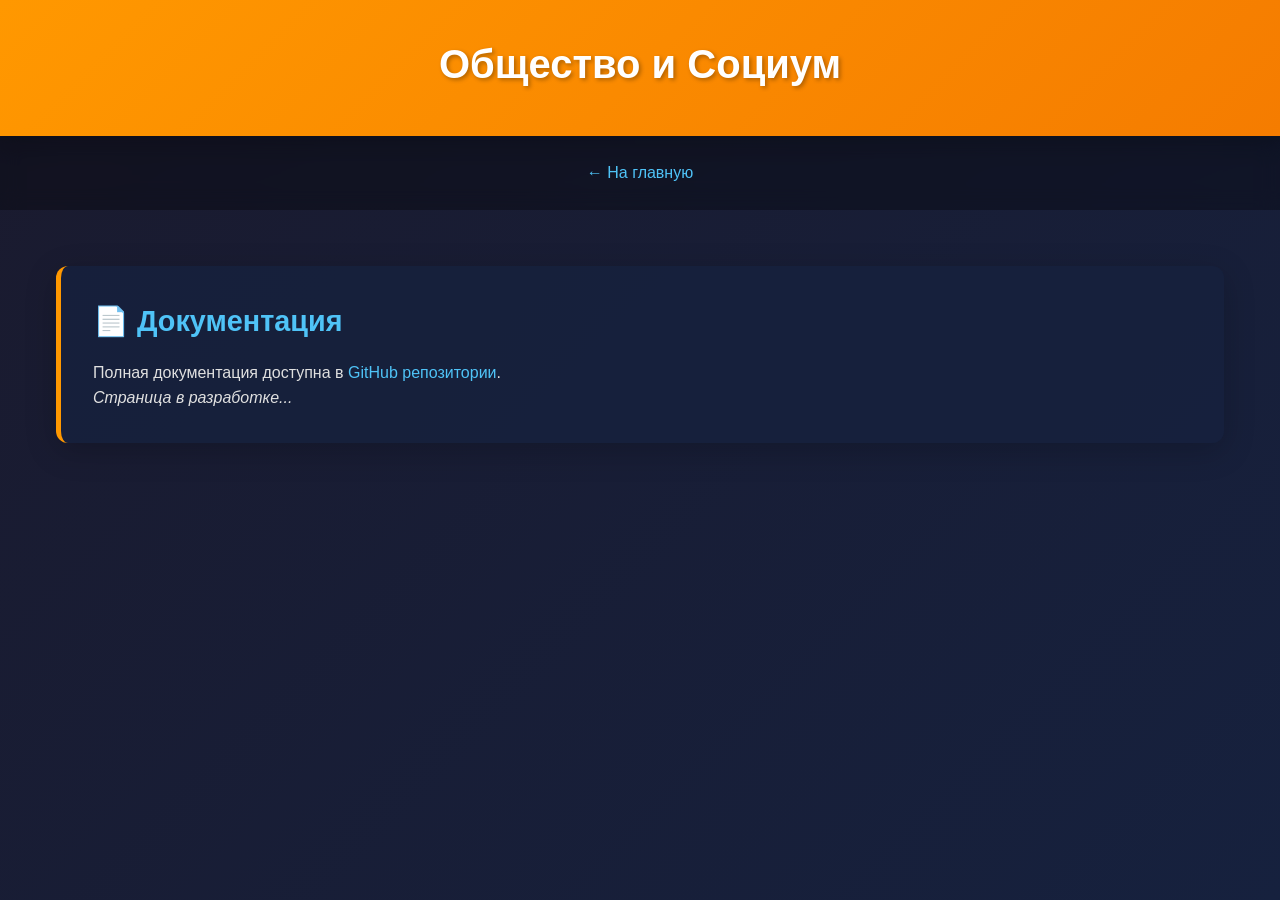
<file: site/modules/01_Society.html>
<!DOCTYPE html>
<html lang="ru">
<head>
    <meta charset="UTF-8">
    <meta name="viewport" content="width=device-width, initial-scale=1.0">
    <title>001. Общество и Социум - Новый Рассвет</title>
    <link rel="stylesheet" href="../css/style.css">
</head>
<body>
    <header>
        <h1>Общество и Социум</h1>
    </header>
    <nav>
        <ul>
            <li><a href="../index.html">← На главную</a></li>
        </ul>
    </nav>
    <div class="container">
        <div class="module">
            <h2>📄 Документация</h2>
            <p>Полная документация доступна в <a href="https://github.com/Redbox777/new-rassvet-v2/tree/main/001_*">GitHub репозитории</a>.</p>
            <p><em>Страница в разработке...</em></p>
        </div>
    </div>
</body>
</html>
</file>
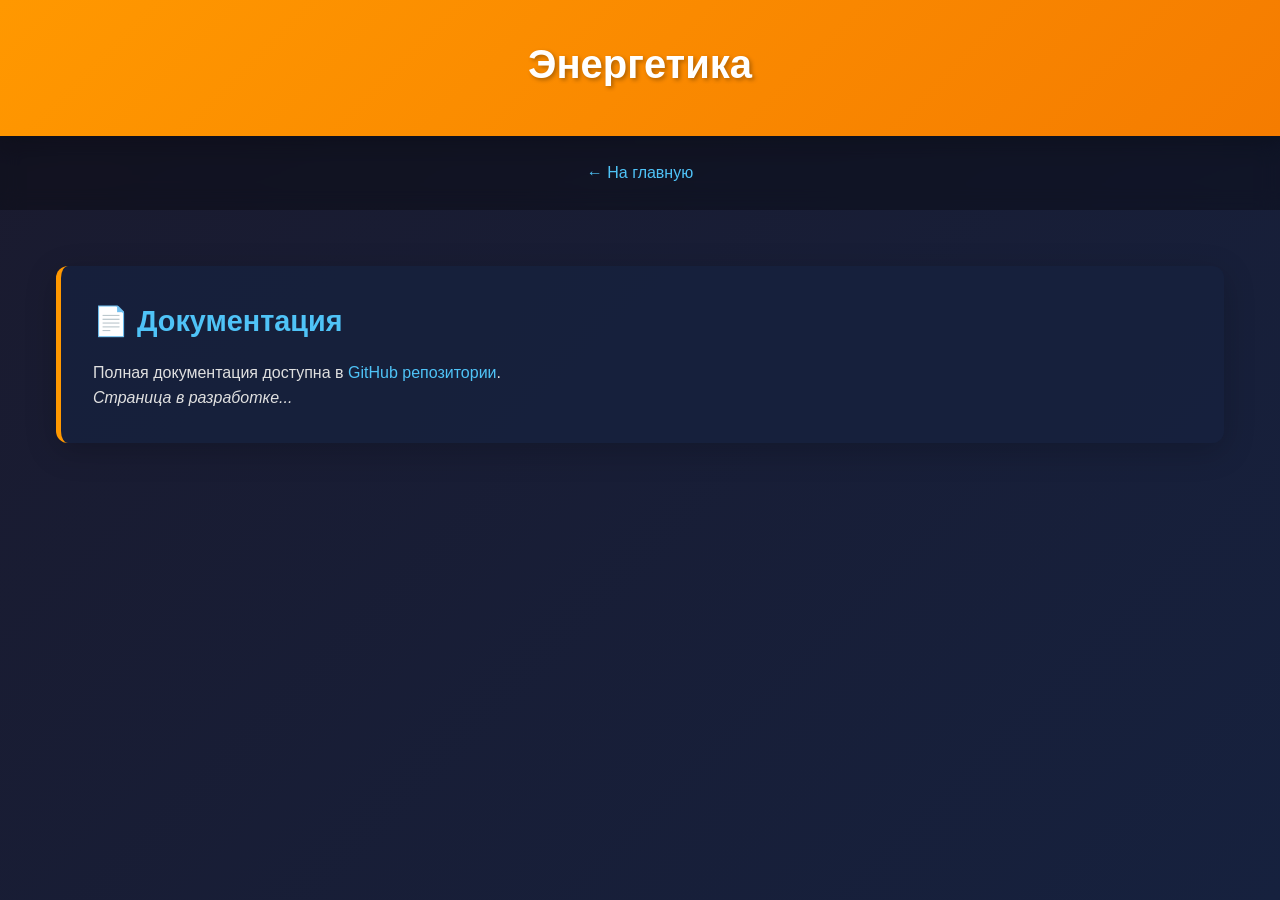
<file: site/modules/03_Energy.html>
<!DOCTYPE html>
<html lang="ru">
<head>
    <meta charset="UTF-8">
    <meta name="viewport" content="width=device-width, initial-scale=1.0">
    <title>003. Энергетика - Новый Рассвет</title>
    <link rel="stylesheet" href="../css/style.css">
</head>
<body>
    <header>
        <h1>Энергетика</h1>
    </header>
    <nav>
        <ul>
            <li><a href="../index.html">← На главную</a></li>
        </ul>
    </nav>
    <div class="container">
        <div class="module">
            <h2>📄 Документация</h2>
            <p>Полная документация доступна в <a href="https://github.com/Redbox777/new-rassvet-v2/tree/main/003_*">GitHub репозитории</a>.</p>
            <p><em>Страница в разработке...</em></p>
        </div>
    </div>
</body>
</html>
</file>
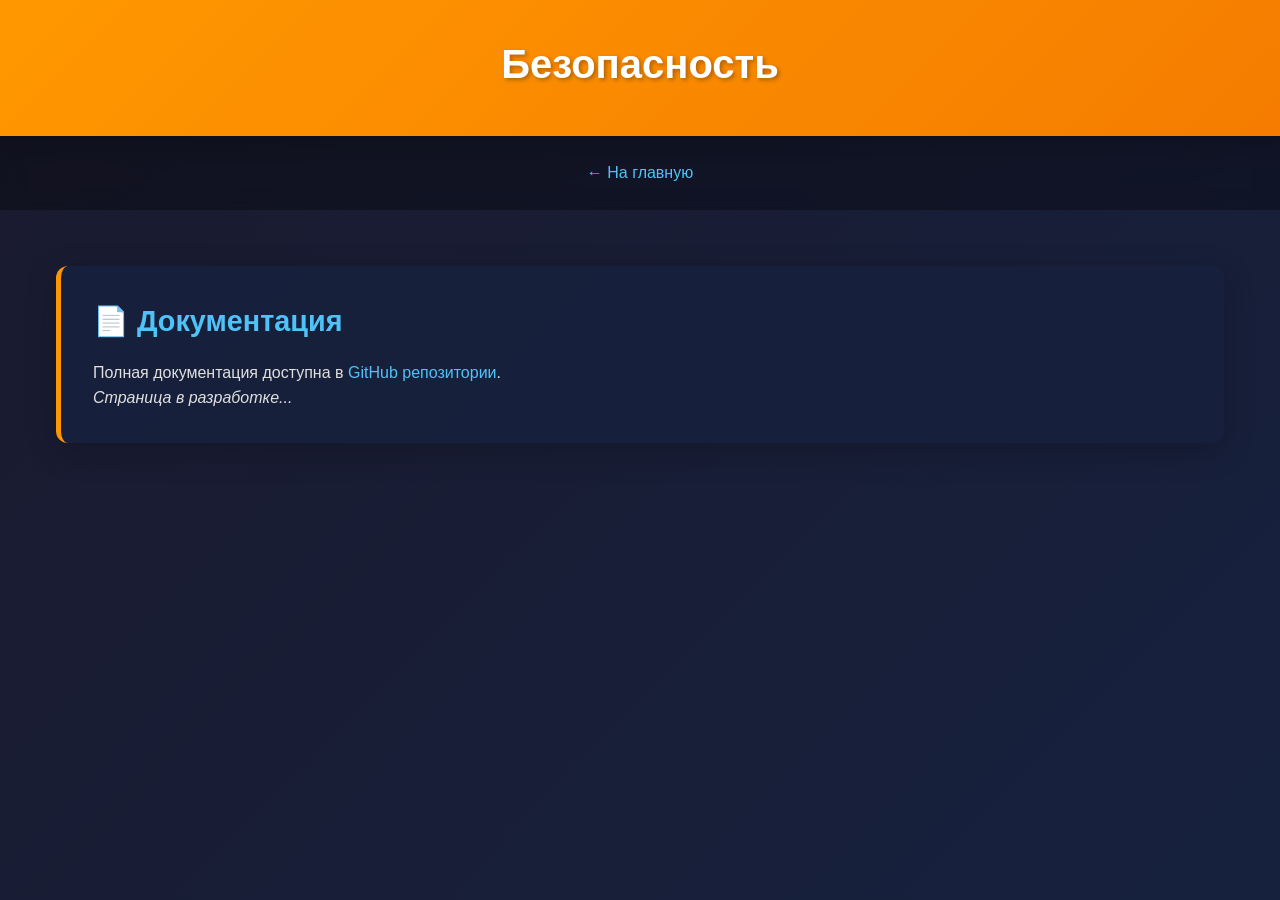
<file: site/modules/04_Safety.html>
<!DOCTYPE html>
<html lang="ru">
<head>
    <meta charset="UTF-8">
    <meta name="viewport" content="width=device-width, initial-scale=1.0">
    <title>004. Безопасность - Новый Рассвет</title>
    <link rel="stylesheet" href="../css/style.css">
</head>
<body>
    <header>
        <h1>Безопасность</h1>
    </header>
    <nav>
        <ul>
            <li><a href="../index.html">← На главную</a></li>
        </ul>
    </nav>
    <div class="container">
        <div class="module">
            <h2>📄 Документация</h2>
            <p>Полная документация доступна в <a href="https://github.com/Redbox777/new-rassvet-v2/tree/main/004_*">GitHub репозитории</a>.</p>
            <p><em>Страница в разработке...</em></p>
        </div>
    </div>
</body>
</html>
</file>
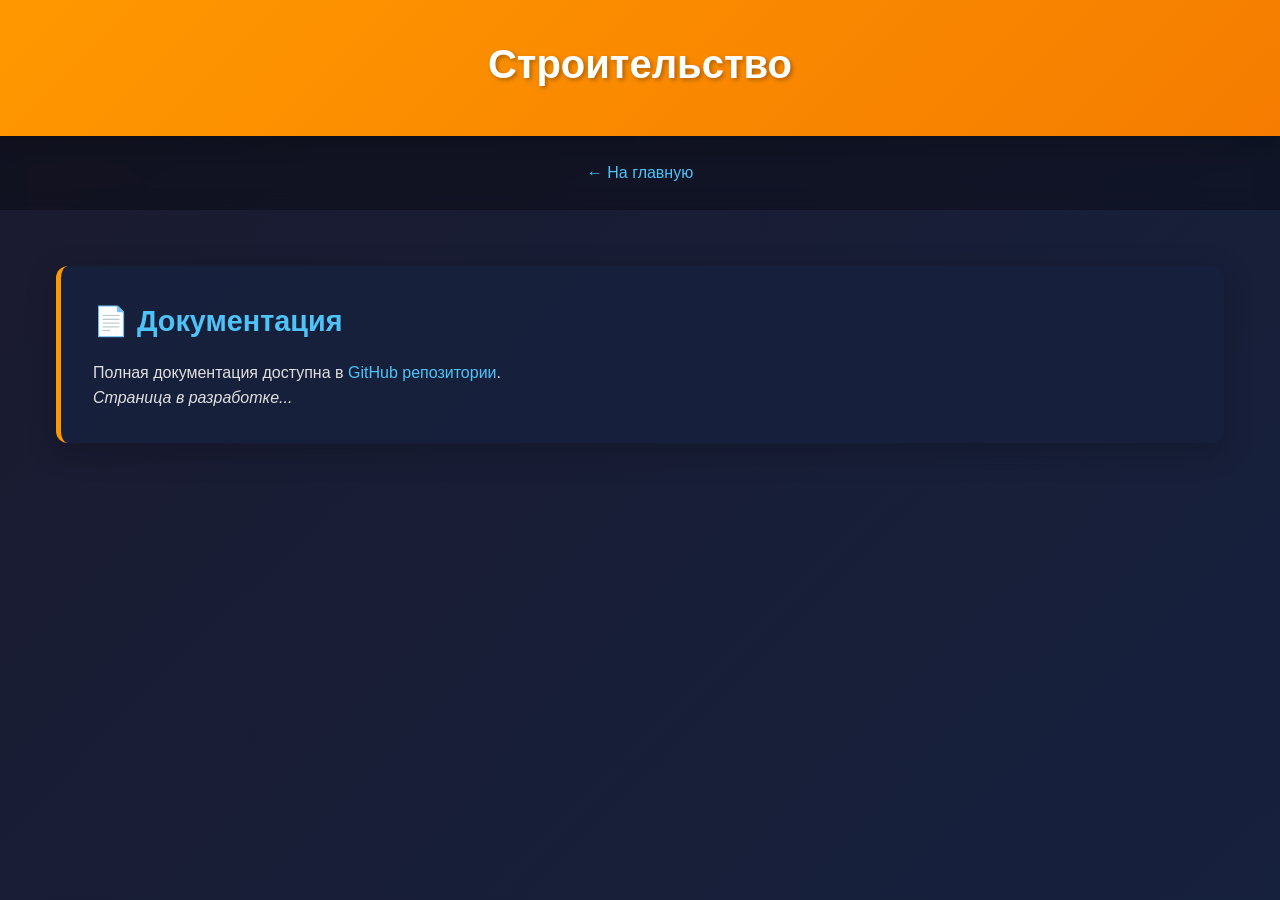
<file: site/modules/05_Construction.html>
<!DOCTYPE html>
<html lang="ru">
<head>
    <meta charset="UTF-8">
    <meta name="viewport" content="width=device-width, initial-scale=1.0">
    <title>005. Строительство - Новый Рассвет</title>
    <link rel="stylesheet" href="../css/style.css">
</head>
<body>
    <header>
        <h1>Строительство</h1>
    </header>
    <nav>
        <ul>
            <li><a href="../index.html">← На главную</a></li>
        </ul>
    </nav>
    <div class="container">
        <div class="module">
            <h2>📄 Документация</h2>
            <p>Полная документация доступна в <a href="https://github.com/Redbox777/new-rassvet-v2/tree/main/005_*">GitHub репозитории</a>.</p>
            <p><em>Страница в разработке...</em></p>
        </div>
    </div>
</body>
</html>
</file>
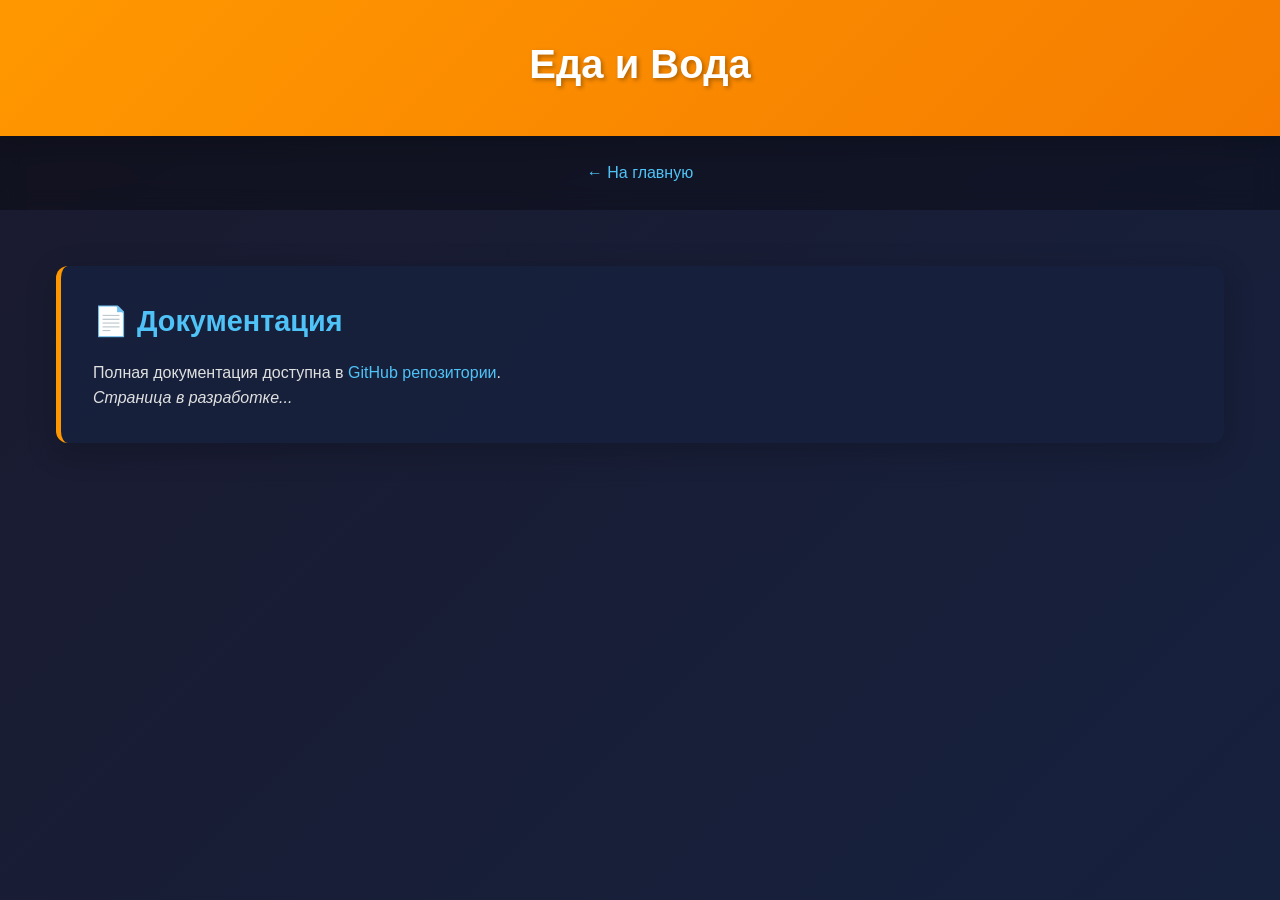
<file: site/modules/06_Food.html>
<!DOCTYPE html>
<html lang="ru">
<head>
    <meta charset="UTF-8">
    <meta name="viewport" content="width=device-width, initial-scale=1.0">
    <title>006. Еда и Вода - Новый Рассвет</title>
    <link rel="stylesheet" href="../css/style.css">
</head>
<body>
    <header>
        <h1>Еда и Вода</h1>
    </header>
    <nav>
        <ul>
            <li><a href="../index.html">← На главную</a></li>
        </ul>
    </nav>
    <div class="container">
        <div class="module">
            <h2>📄 Документация</h2>
            <p>Полная документация доступна в <a href="https://github.com/Redbox777/new-rassvet-v2/tree/main/006_*">GitHub репозитории</a>.</p>
            <p><em>Страница в разработке...</em></p>
        </div>
    </div>
</body>
</html>
</file>
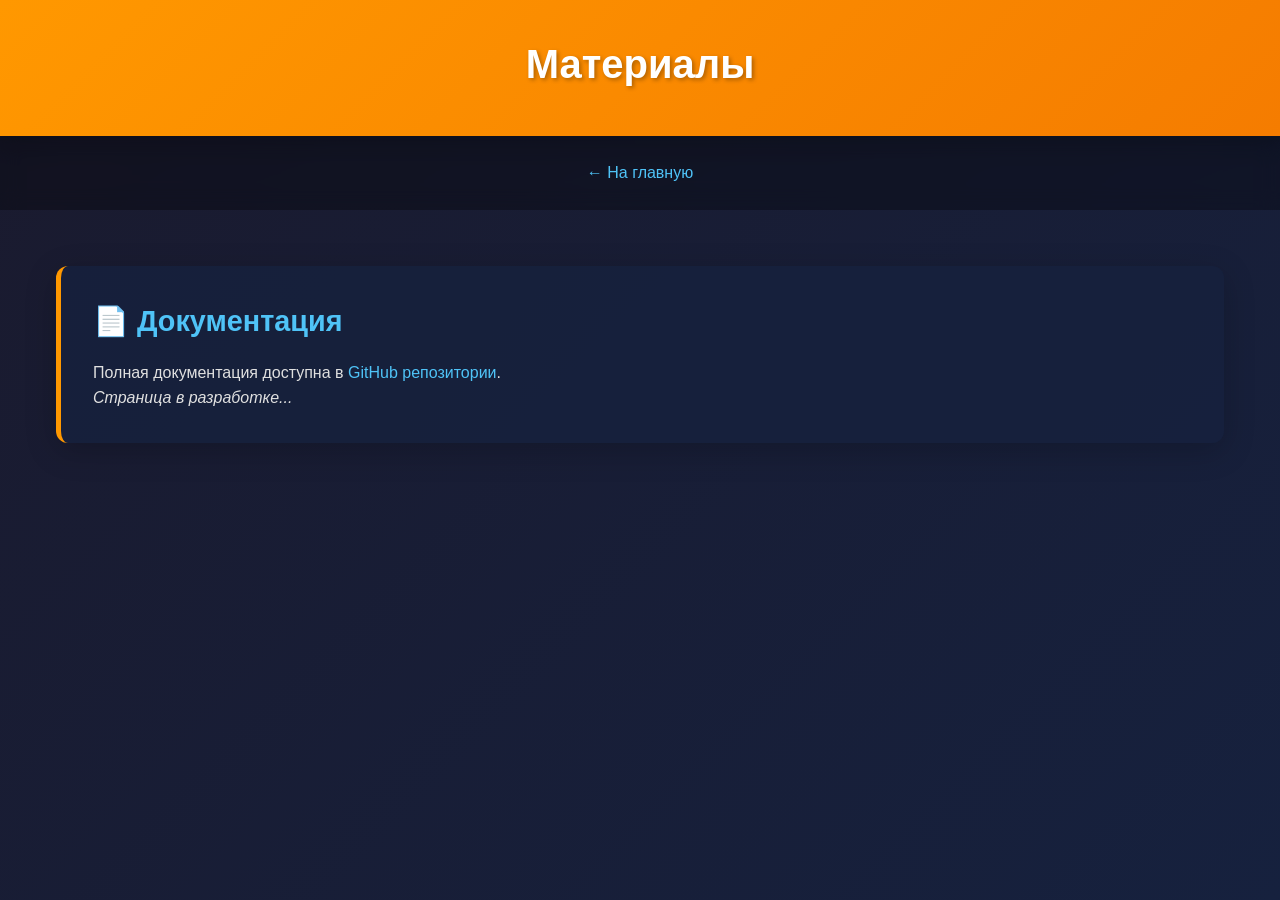
<file: site/modules/07_Materials.html>
<!DOCTYPE html>
<html lang="ru">
<head>
    <meta charset="UTF-8">
    <meta name="viewport" content="width=device-width, initial-scale=1.0">
    <title>007. Материалы - Новый Рассвет</title>
    <link rel="stylesheet" href="../css/style.css">
</head>
<body>
    <header>
        <h1>Материалы</h1>
    </header>
    <nav>
        <ul>
            <li><a href="../index.html">← На главную</a></li>
        </ul>
    </nav>
    <div class="container">
        <div class="module">
            <h2>📄 Документация</h2>
            <p>Полная документация доступна в <a href="https://github.com/Redbox777/new-rassvet-v2/tree/main/007_*">GitHub репозитории</a>.</p>
            <p><em>Страница в разработке...</em></p>
        </div>
    </div>
</body>
</html>
</file>
<file: site/css/style.css>
/* Основные стили */
* {
    margin: 0;
    padding: 0;
    box-sizing: border-box;
}

body {
    font-family: -apple-system, BlinkMacSystemFont, 'Segoe UI', Roboto, Oxygen, Ubuntu, Cantarell, sans-serif;
    background: linear-gradient(135deg, #1a1a2e 0%, #16213e 100%);
    color: #e0e0e0;
    line-height: 1.6;
    min-height: 100vh;
}

/* Шапка */
header {
    background: linear-gradient(135deg, #ff9800 0%, #f57c00 100%);
    color: #fff;
    padding: 2rem 1rem;
    text-align: center;
    box-shadow: 0 4px 20px rgba(0,0,0,0.3);
}

header h1 {
    font-size: 2.5rem;
    margin-bottom: 0.5rem;
    text-shadow: 2px 2px 4px rgba(0,0,0,0.3);
}

header p {
    font-size: 1.2rem;
    opacity: 0.95;
}

/* Навигация */
nav {
    background: rgba(0,0,0,0.3);
    padding: 1rem;
    position: sticky;
    top: 0;
    z-index: 100;
    backdrop-filter: blur(10px);
}

nav ul {
    list-style: none;
    display: flex;
    flex-wrap: wrap;
    justify-content: center;
    gap: 1rem;
}

nav a {
    color: #4fc3f7;
    text-decoration: none;
    padding: 0.5rem 1rem;
    border-radius: 5px;
    transition: all 0.3s;
    display: block;
}

nav a:hover {
    background: rgba(79, 195, 247, 0.2);
    transform: translateY(-2px);
}

/* Контейнер */
.container {
    max-width: 1200px;
    margin: 0 auto;
    padding: 2rem 1rem;
}

/* Модули */
.module {
    background: rgba(22, 33, 62, 0.8);
    border-radius: 12px;
    padding: 2rem;
    margin: 1.5rem 0;
    border-left: 5px solid #ff9800;
    box-shadow: 0 8px 32px rgba(0,0,0,0.2);
    transition: transform 0.3s;
}

.module:hover {
    transform: translateY(-5px);
    box-shadow: 0 12px 40px rgba(0,0,0,0.3);
}

.module h2 {
    color: #4fc3f7;
    margin-bottom: 1rem;
    font-size: 1.8rem;
}

.module h3 {
    color: #ff9800;
    margin: 1.5rem 0 0.5rem 0;
}

.module ul {
    padding-left: 1.5rem;
}

.module li {
    margin: 0.5rem 0;
}

.module a {
    color: #4fc3f7;
    text-decoration: none;
    transition: color 0.3s;
}

.module a:hover {
    color: #ff9800;
    text-decoration: underline;
}

/* CAD модели */
.cad-list {
    display: grid;
    grid-template-columns: repeat(auto-fit, minmax(300px, 1fr));
    gap: 1rem;
    margin-top: 1rem;
}

.cad-item {
    background: rgba(15, 52, 96, 0.6);
    padding: 1rem;
    border-radius: 8px;
    border: 2px solid #4fc3f7;
    transition: all 0.3s;
}

.cad-item:hover {
    border-color: #ff9800;
    transform: scale(1.02);
}

.cad-code {
    color: #ff9800;
    font-weight: bold;
    font-family: monospace;
    font-size: 0.9rem;
}

/* Статус */
.status {
    display: inline-block;
    padding: 0.2rem 0.8rem;
    border-radius: 20px;
    font-size: 0.85rem;
    font-weight: bold;
    margin-left: 0.5rem;
}

.status-ready {
    background: #4caf50;
    color: white;
}

.status-progress {
    background: #ff9800;
    color: white;
}

.status-pending {
    background: #757575;
    color: white;
}

/* Подвал */
footer {
    background: rgba(0,0,0,0.5);
    text-align: center;
    padding: 2rem;
    margin-top: 3rem;
    color: #aaa;
}

footer a {
    color: #4fc3f7;
}

/* Адаптивность */
@media (max-width: 768px) {
    header h1 {
        font-size: 2rem;
    }
    
    nav ul {
        flex-direction: column;
        gap: 0.5rem;
    }
    
    .module {
        padding: 1.5rem 1rem;
    }
    
    .cad-list {
        grid-template-columns: 1fr;
    }
}

/* Анимации */
@keyframes fadeIn {
    from { opacity: 0; transform: translateY(20px); }
    to { opacity: 1; transform: translateY(0); }
}

.module {
    animation: fadeIn 0.6s ease-out;
}
</file>
<file: assets/stylesheets/main.ec1eaa64.min.css>
@charset "UTF-8";html{-webkit-text-size-adjust:none;-moz-text-size-adjust:none;text-size-adjust:none;box-sizing:border-box}*,:after,:before{box-sizing:inherit}@media (prefers-reduced-motion){*,:after,:before{transition:none!important}}body{margin:0}a,button,input,label{-webkit-tap-highlight-color:transparent}a{color:inherit;text-decoration:none}hr{border:0;box-sizing:initial;display:block;height:.05rem;overflow:visible;padding:0}small{font-size:80%}sub,sup{line-height:1em}img{border-style:none}table{border-collapse:initial;border-spacing:0}td,th{font-weight:400;vertical-align:top}button{background:#0000;border:0;font-family:inherit;font-size:inherit;margin:0;padding:0}input{border:0;outline:none}:root{--md-primary-fg-color:#4051b5;--md-primary-fg-color--light:#5d6cc0;--md-primary-fg-color--dark:#303fa1;--md-primary-bg-color:#fff;--md-primary-bg-color--light:#ffffffb3;--md-accent-fg-color:#526cfe;--md-accent-fg-color--transparent:#526cfe1a;--md-accent-bg-color:#fff;--md-accent-bg-color--light:#ffffffb3}[data-md-color-scheme=default]{color-scheme:light}[data-md-color-scheme=default] img[src$="#gh-dark-mode-only"],[data-md-color-scheme=default] img[src$="#only-dark"]{display:none}:root,[data-md-color-scheme=default]{--md-hue:225deg;--md-default-fg-color:#000000de;--md-default-fg-color--light:#0000008a;--md-default-fg-color--lighter:#00000052;--md-default-fg-color--lightest:#00000012;--md-default-bg-color:#fff;--md-default-bg-color--light:#ffffffb3;--md-default-bg-color--lighter:#ffffff4d;--md-default-bg-color--lightest:#ffffff1f;--md-code-fg-color:#36464e;--md-code-bg-color:#f5f5f5;--md-code-bg-color--light:#f5f5f5b3;--md-code-bg-color--lighter:#f5f5f54d;--md-code-hl-color:#4287ff;--md-code-hl-color--light:#4287ff1a;--md-code-hl-number-color:#d52a2a;--md-code-hl-special-color:#db1457;--md-code-hl-function-color:#a846b9;--md-code-hl-constant-color:#6e59d9;--md-code-hl-keyword-color:#3f6ec6;--md-code-hl-string-color:#1c7d4d;--md-code-hl-name-color:var(--md-code-fg-color);--md-code-hl-operator-color:var(--md-default-fg-color--light);--md-code-hl-punctuation-color:var(--md-default-fg-color--light);--md-code-hl-comment-color:var(--md-default-fg-color--light);--md-code-hl-generic-color:var(--md-default-fg-color--light);--md-code-hl-variable-color:var(--md-default-fg-color--light);--md-typeset-color:var(--md-default-fg-color);--md-typeset-a-color:var(--md-primary-fg-color);--md-typeset-del-color:#f5503d26;--md-typeset-ins-color:#0bd57026;--md-typeset-kbd-color:#fafafa;--md-typeset-kbd-accent-color:#fff;--md-typeset-kbd-border-color:#b8b8b8;--md-typeset-mark-color:#ffff0080;--md-typeset-table-color:#0000001f;--md-typeset-table-color--light:rgba(0,0,0,.035);--md-admonition-fg-color:var(--md-default-fg-color);--md-admonition-bg-color:var(--md-default-bg-color);--md-warning-fg-color:#000000de;--md-warning-bg-color:#ff9;--md-footer-fg-color:#fff;--md-footer-fg-color--light:#ffffffb3;--md-footer-fg-color--lighter:#ffffff73;--md-footer-bg-color:#000000de;--md-footer-bg-color--dark:#00000052;--md-shadow-z1:0 0.2rem 0.5rem #0000000d,0 0 0.05rem #0000001a;--md-shadow-z2:0 0.2rem 0.5rem #0000001a,0 0 0.05rem #00000040;--md-shadow-z3:0 0.2rem 0.5rem #0003,0 0 0.05rem #00000059}.md-icon svg{fill:currentcolor;display:block;height:1.2rem;width:1.2rem}body{-webkit-font-smoothing:antialiased;-moz-osx-font-smoothing:grayscale;--md-text-font-family:var(--md-text-font,_),-apple-system,BlinkMacSystemFont,Helvetica,Arial,sans-serif;--md-code-font-family:var(--md-code-font,_),SFMono-Regular,Consolas,Menlo,monospace}aside,body,input{font-feature-settings:"kern","liga";color:var(--md-typeset-color);font-family:var(--md-text-font-family)}code,kbd,pre{font-feature-settings:"kern";font-family:var(--md-code-font-family)}:root{--md-typeset-table-sort-icon:url('data:image/svg+xml;charset=utf-8,<svg xmlns="http://www.w3.org/2000/svg" viewBox="0 0 24 24"><path d="m18 21-4-4h3V7h-3l4-4 4 4h-3v10h3M2 19v-2h10v2M2 13v-2h7v2M2 7V5h4v2z"/></svg>');--md-typeset-table-sort-icon--asc:url('data:image/svg+xml;charset=utf-8,<svg xmlns="http://www.w3.org/2000/svg" viewBox="0 0 24 24"><path d="M19 17h3l-4 4-4-4h3V3h2M2 17h10v2H2M6 5v2H2V5m0 6h7v2H2z"/></svg>');--md-typeset-table-sort-icon--desc:url('data:image/svg+xml;charset=utf-8,<svg xmlns="http://www.w3.org/2000/svg" viewBox="0 0 24 24"><path d="M19 7h3l-4-4-4 4h3v14h2M2 17h10v2H2M6 5v2H2V5m0 6h7v2H2z"/></svg>')}.md-typeset{-webkit-print-color-adjust:exact;color-adjust:exact;font-size:.8rem;line-height:1.6;overflow-wrap:break-word}@media print{.md-typeset{font-size:.68rem}}.md-typeset blockquote,.md-typeset dl,.md-typeset figure,.md-typeset ol,.md-typeset pre,.md-typeset ul{margin-bottom:1em;margin-top:1em}.md-typeset h1{color:var(--md-default-fg-color--light);font-size:2em;line-height:1.3;margin:0 0 1.25em}.md-typeset h1,.md-typeset h2{font-weight:300;letter-spacing:-.01em}.md-typeset h2{font-size:1.5625em;line-height:1.4;margin:1.6em 0 .64em}.md-typeset h3{font-size:1.25em;font-weight:400;letter-spacing:-.01em;line-height:1.5;margin:1.6em 0 .8em}.md-typeset h2+h3{margin-top:.8em}.md-typeset h4{font-weight:700;letter-spacing:-.01em;margin:1em 0}.md-typeset h5,.md-typeset h6{color:var(--md-default-fg-color--light);font-size:.8em;font-weight:700;letter-spacing:-.01em;margin:1.25em 0}.md-typeset h5{text-transform:uppercase}.md-typeset h5 code{text-transform:none}.md-typeset hr{border-bottom:.05rem solid var(--md-default-fg-color--lightest);display:flow-root;margin:1.5em 0}.md-typeset a{color:var(--md-typeset-a-color);word-break:break-word}.md-typeset a,.md-typeset a:before{transition:color 125ms}.md-typeset a:focus,.md-typeset a:hover{color:var(--md-accent-fg-color)}.md-typeset a:focus code,.md-typeset a:hover code{background-color:var(--md-accent-fg-color--transparent);color:var(--md-accent-fg-color)}.md-typeset a code{color:var(--md-typeset-a-color)}.md-typeset a.focus-visible{outline-color:var(--md-accent-fg-color);outline-offset:.2rem}.md-typeset code,.md-typeset kbd,.md-typeset pre{color:var(--md-code-fg-color);direction:ltr;font-variant-ligatures:none;transition:background-color 125ms}@media print{.md-typeset code,.md-typeset kbd,.md-typeset pre{white-space:pre-wrap}}.md-typeset code{background-color:var(--md-code-bg-color);border-radius:.1rem;-webkit-box-decoration-break:clone;box-decoration-break:clone;font-size:.85em;padding:0 .2941176471em;transition:color 125ms,background-color 125ms;word-break:break-word}.md-typeset code:not(.focus-visible){-webkit-tap-highlight-color:transparent;outline:none}.md-typeset pre{display:flow-root;line-height:1.4;position:relative}.md-typeset pre>code{-webkit-box-decoration-break:slice;box-decoration-break:slice;box-shadow:none;display:block;margin:0;outline-color:var(--md-accent-fg-color);overflow:auto;padding:.7720588235em 1.1764705882em;scrollbar-color:var(--md-default-fg-color--lighter) #0000;scrollbar-width:thin;touch-action:auto;word-break:normal}.md-typeset pre>code:hover{scrollbar-color:var(--md-accent-fg-color) #0000}.md-typeset pre>code::-webkit-scrollbar{height:.2rem;width:.2rem}.md-typeset pre>code::-webkit-scrollbar-thumb{background-color:var(--md-default-fg-color--lighter)}.md-typeset pre>code::-webkit-scrollbar-thumb:hover{background-color:var(--md-accent-fg-color)}.md-typeset kbd{background-color:var(--md-typeset-kbd-color);border-radius:.1rem;box-shadow:0 .1rem 0 .05rem var(--md-typeset-kbd-border-color),0 .1rem 0 var(--md-typeset-kbd-border-color),0 -.1rem .2rem var(--md-typeset-kbd-accent-color) inset;color:var(--md-default-fg-color);display:inline-block;font-size:.75em;padding:0 .6666666667em;vertical-align:text-top;word-break:break-word}.md-typeset mark{background-color:var(--md-typeset-mark-color);-webkit-box-decoration-break:clone;box-decoration-break:clone;color:inherit;word-break:break-word}.md-typeset abbr{cursor:help;text-decoration:none}.md-typeset [data-preview],.md-typeset abbr{border-bottom:.05rem dotted var(--md-default-fg-color--light)}.md-typeset small{opacity:.75}[dir=ltr] .md-typeset sub,[dir=ltr] .md-typeset sup{margin-left:.078125em}[dir=rtl] .md-typeset sub,[dir=rtl] .md-typeset sup{margin-right:.078125em}[dir=ltr] .md-typeset blockquote{padding-left:.6rem}[dir=rtl] .md-typeset blockquote{padding-right:.6rem}[dir=ltr] .md-typeset blockquote{border-left:.2rem solid var(--md-default-fg-color--lighter)}[dir=rtl] .md-typeset blockquote{border-right:.2rem solid var(--md-default-fg-color--lighter)}.md-typeset blockquote{color:var(--md-default-fg-color--light);margin-left:0;margin-right:0}.md-typeset ul{list-style-type:disc}.md-typeset ul[type]{list-style-type:revert-layer}[dir=ltr] .md-typeset ol,[dir=ltr] .md-typeset ul{margin-left:.625em}[dir=rtl] .md-typeset ol,[dir=rtl] .md-typeset ul{margin-right:.625em}.md-typeset ol,.md-typeset ul{padding:0}.md-typeset ol:not([hidden]),.md-typeset ul:not([hidden]){display:flow-root}.md-typeset ol ol,.md-typeset ul ol{list-style-type:lower-alpha}.md-typeset ol ol ol,.md-typeset ul ol ol{list-style-type:lower-roman}.md-typeset ol ol ol ol,.md-typeset ul ol ol ol{list-style-type:upper-alpha}.md-typeset ol ol ol ol ol,.md-typeset ul ol ol ol ol{list-style-type:upper-roman}.md-typeset ol[type],.md-typeset ul[type]{list-style-type:revert-layer}[dir=ltr] .md-typeset ol li,[dir=ltr] .md-typeset ul li{margin-left:1.25em}[dir=rtl] .md-typeset ol li,[dir=rtl] .md-typeset ul li{margin-right:1.25em}.md-typeset ol li,.md-typeset ul li{margin-bottom:.5em}.md-typeset ol li blockquote,.md-typeset ol li p,.md-typeset ul li blockquote,.md-typeset ul li p{margin:.5em 0}.md-typeset ol li:last-child,.md-typeset ul li:last-child{margin-bottom:0}[dir=ltr] .md-typeset ol li ol,[dir=ltr] .md-typeset ol li ul,[dir=ltr] .md-typeset ul li ol,[dir=ltr] .md-typeset ul li ul{margin-left:.625em}[dir=rtl] .md-typeset ol li ol,[dir=rtl] .md-typeset ol li ul,[dir=rtl] .md-typeset ul li ol,[dir=rtl] .md-typeset ul li ul{margin-right:.625em}.md-typeset ol li ol,.md-typeset ol li ul,.md-typeset ul li ol,.md-typeset ul li ul{margin-bottom:.5em;margin-top:.5em}[dir=ltr] .md-typeset dd{margin-left:1.875em}[dir=rtl] .md-typeset dd{margin-right:1.875em}.md-typeset dd{margin-bottom:1.5em;margin-top:1em}.md-typeset img,.md-typeset svg,.md-typeset video{height:auto;max-width:100%}.md-typeset img[align=left]{margin:1em 1em 1em 0}.md-typeset img[align=right]{margin:1em 0 1em 1em}.md-typeset img[align]:only-child{margin-top:0}.md-typeset figure{display:flow-root;margin:1em auto;max-width:100%;text-align:center;width:fit-content}.md-typeset figure img{display:block;margin:0 auto}.md-typeset figcaption{font-style:italic;margin:1em auto;max-width:24rem}.md-typeset iframe{max-width:100%}.md-typeset table:not([class]){background-color:var(--md-default-bg-color);border:.05rem solid var(--md-typeset-table-color);border-radius:.1rem;display:inline-block;font-size:.64rem;max-width:100%;overflow:auto;touch-action:auto}@media print{.md-typeset table:not([class]){display:table}}.md-typeset table:not([class])+*{margin-top:1.5em}.md-typeset table:not([class]) td>:first-child,.md-typeset table:not([class]) th>:first-child{margin-top:0}.md-typeset table:not([class]) td>:last-child,.md-typeset table:not([class]) th>:last-child{margin-bottom:0}.md-typeset table:not([class]) td:not([align]),.md-typeset table:not([class]) th:not([align]){text-align:left}[dir=rtl] .md-typeset table:not([class]) td:not([align]),[dir=rtl] .md-typeset table:not([class]) th:not([align]){text-align:right}.md-typeset table:not([class]) th{font-weight:700;min-width:5rem;padding:.9375em 1.25em;vertical-align:top}.md-typeset table:not([class]) td{border-top:.05rem solid var(--md-typeset-table-color);padding:.9375em 1.25em;vertical-align:top}.md-typeset table:not([class]) tbody tr{transition:background-color 125ms}.md-typeset table:not([class]) tbody tr:hover{background-color:var(--md-typeset-table-color--light);box-shadow:0 .05rem 0 var(--md-default-bg-color) inset}.md-typeset table:not([class]) a{word-break:normal}.md-typeset table th[role=columnheader]{cursor:pointer}[dir=ltr] .md-typeset table th[role=columnheader]:after{margin-left:.5em}[dir=rtl] .md-typeset table th[role=columnheader]:after{margin-right:.5em}.md-typeset table th[role=columnheader]:after{content:"";display:inline-block;height:1.2em;-webkit-mask-image:var(--md-typeset-table-sort-icon);mask-image:var(--md-typeset-table-sort-icon);-webkit-mask-repeat:no-repeat;mask-repeat:no-repeat;-webkit-mask-size:contain;mask-size:contain;transition:background-color 125ms;vertical-align:text-bottom;width:1.2em}.md-typeset table th[role=columnheader]:hover:after{background-color:var(--md-default-fg-color--lighter)}.md-typeset table th[role=columnheader][aria-sort=ascending]:after{background-color:var(--md-default-fg-color--light);-webkit-mask-image:var(--md-typeset-table-sort-icon--asc);mask-image:var(--md-typeset-table-sort-icon--asc)}.md-typeset table th[role=columnheader][aria-sort=descending]:after{background-color:var(--md-default-fg-color--light);-webkit-mask-image:var(--md-typeset-table-sort-icon--desc);mask-image:var(--md-typeset-table-sort-icon--desc)}.md-typeset__scrollwrap{margin:1em -.8rem;overflow-x:auto;touch-action:auto}.md-typeset__table{display:inline-block;margin-bottom:.5em;padding:0 .8rem}@media print{.md-typeset__table{display:block}}html .md-typeset__table table{display:table;margin:0;overflow:hidden;width:100%}@media screen and (max-width:44.984375em){.md-content__inner>pre{margin:1em -.8rem}.md-content__inner>pre code{border-radius:0}}.md-typeset .md-author{border-radius:100%;display:block;flex-shrink:0;height:1.6rem;overflow:hidden;position:relative;transition:color 125ms,transform 125ms;width:1.6rem}.md-typeset .md-author img{display:block}.md-typeset .md-author--more{background:var(--md-default-fg-color--lightest);color:var(--md-default-fg-color--lighter);font-size:.6rem;font-weight:700;line-height:1.6rem;text-align:center}.md-typeset .md-author--long{height:2.4rem;width:2.4rem}.md-typeset a.md-author{transform:scale(1)}.md-typeset a.md-author img{border-radius:100%;filter:grayscale(100%) opacity(75%);transition:filter 125ms}.md-typeset a.md-author:focus,.md-typeset a.md-author:hover{transform:scale(1.1);z-index:1}.md-typeset a.md-author:focus img,.md-typeset a.md-author:hover img{filter:grayscale(0)}.md-banner{background-color:var(--md-footer-bg-color);color:var(--md-footer-fg-color);overflow:auto}@media print{.md-banner{display:none}}.md-banner--warning{background-color:var(--md-warning-bg-color);color:var(--md-warning-fg-color)}.md-banner__inner{font-size:.7rem;margin:.6rem auto;padding:0 .8rem}[dir=ltr] .md-banner__button{float:right}[dir=rtl] .md-banner__button{float:left}.md-banner__button{color:inherit;cursor:pointer;transition:opacity .25s}.no-js .md-banner__button{display:none}.md-banner__button:hover{opacity:.7}html{font-size:125%;height:100%;overflow-x:hidden}@media screen and (min-width:100em){html{font-size:137.5%}}@media screen and (min-width:125em){html{font-size:150%}}body{background-color:var(--md-default-bg-color);display:flex;flex-direction:column;font-size:.5rem;min-height:100%;position:relative;width:100%}@media print{body{display:block}}@media screen and (max-width:59.984375em){body[data-md-scrolllock]{position:fixed}}.md-grid{margin-left:auto;margin-right:auto;max-width:61rem}.md-container{display:flex;flex-direction:column;flex-grow:1}@media print{.md-container{display:block}}.md-main{flex-grow:1}.md-main__inner{display:flex;height:100%;margin-top:1.5rem}.md-ellipsis{overflow:hidden;text-overflow:ellipsis}.md-toggle{display:none}.md-option{height:0;opacity:0;position:absolute;width:0}.md-option:checked+label:not([hidden]){display:block}.md-option.focus-visible+label{outline-color:var(--md-accent-fg-color);outline-style:auto}.md-skip{background-color:var(--md-default-fg-color);border-radius:.1rem;color:var(--md-default-bg-color);font-size:.64rem;margin:.5rem;opacity:0;outline-color:var(--md-accent-fg-color);padding:.3rem .5rem;position:fixed;transform:translateY(.4rem);z-index:-1}.md-skip:focus{opacity:1;transform:translateY(0);transition:transform .25s cubic-bezier(.4,0,.2,1),opacity 175ms 75ms;z-index:10}@page{margin:25mm}:root{--md-clipboard-icon:url('data:image/svg+xml;charset=utf-8,<svg xmlns="http://www.w3.org/2000/svg" viewBox="0 0 24 24"><path d="M19 21H8V7h11m0-2H8a2 2 0 0 0-2 2v14a2 2 0 0 0 2 2h11a2 2 0 0 0 2-2V7a2 2 0 0 0-2-2m-3-4H4a2 2 0 0 0-2 2v14h2V3h12z"/></svg>')}.md-clipboard{border-radius:.1rem;color:var(--md-default-fg-color--lightest);cursor:pointer;height:1.5em;outline-color:var(--md-accent-fg-color);outline-offset:.1rem;transition:color .25s;width:1.5em;z-index:1}@media print{.md-clipboard{display:none}}.md-clipboard:not(.focus-visible){-webkit-tap-highlight-color:transparent;outline:none}:hover>.md-clipboard{color:var(--md-default-fg-color--light)}.md-clipboard:focus,.md-clipboard:hover{color:var(--md-accent-fg-color)}.md-clipboard:after{background-color:currentcolor;content:"";display:block;height:1.125em;margin:0 auto;-webkit-mask-image:var(--md-clipboard-icon);mask-image:var(--md-clipboard-icon);-webkit-mask-position:center;mask-position:center;-webkit-mask-repeat:no-repeat;mask-repeat:no-repeat;-webkit-mask-size:contain;mask-size:contain;width:1.125em}.md-clipboard--inline{cursor:pointer}.md-clipboard--inline code{transition:color .25s,background-color .25s}.md-clipboard--inline:focus code,.md-clipboard--inline:hover code{background-color:var(--md-accent-fg-color--transparent);color:var(--md-accent-fg-color)}:root{--md-code-select-icon:url('data:image/svg+xml;charset=utf-8,<svg xmlns="http://www.w3.org/2000/svg" viewBox="0 0 24 24"><path d="M19 19h-4v2h4c1.1 0 2-.9 2-2v-4h-2m0-12h-4v2h4v4h2V5c0-1.1-.9-2-2-2M5 5h4V3H5c-1.1 0-2 .9-2 2v4h2m0 6H3v4c0 1.1.9 2 2 2h4v-2H5zm2-4h2v2H7zm4 0h2v2h-2zm4 0h2v2h-2zM7 7h2v2H7zm4 0h2v2h-2zm4 0h2v2h-2zm-8 8h2v2H7zm4 0h2v2h-2zm4 0h2v2h-2z"/></svg>');--md-code-copy-icon:url('data:image/svg+xml;charset=utf-8,<svg xmlns="http://www.w3.org/2000/svg" viewBox="0 0 24 24"><path d="M19 21H8V7h11m0-2H8a2 2 0 0 0-2 2v14a2 2 0 0 0 2 2h11a2 2 0 0 0 2-2V7a2 2 0 0 0-2-2m-3-4H4a2 2 0 0 0-2 2v14h2V3h12z"/></svg>')}.md-typeset .md-code__content{display:grid}.md-code__nav{background-color:var(--md-code-bg-color--lighter);border-radius:.1rem;display:flex;gap:.2rem;padding:.2rem;position:absolute;right:.25em;top:.25em;transition:background-color .25s;z-index:1}:hover>.md-code__nav{background-color:var(--md-code-bg-color--light)}.md-code__button{color:var(--md-default-fg-color--lightest);cursor:pointer;display:block;height:1.5em;outline-color:var(--md-accent-fg-color);outline-offset:.1rem;transition:color .25s;width:1.5em}:hover>*>.md-code__button{color:var(--md-default-fg-color--light)}.md-code__button.focus-visible,.md-code__button:hover{color:var(--md-accent-fg-color)}.md-code__button--active{color:var(--md-default-fg-color)!important}.md-code__button:after{background-color:currentcolor;content:"";display:block;height:1.125em;margin:0 auto;-webkit-mask-position:center;mask-position:center;-webkit-mask-repeat:no-repeat;mask-repeat:no-repeat;-webkit-mask-size:contain;mask-size:contain;width:1.125em}.md-code__button[data-md-type=select]:after{-webkit-mask-image:var(--md-code-select-icon);mask-image:var(--md-code-select-icon)}.md-code__button[data-md-type=copy]:after{-webkit-mask-image:var(--md-code-copy-icon);mask-image:var(--md-code-copy-icon)}@keyframes consent{0%{opacity:0;transform:translateY(100%)}to{opacity:1;transform:translateY(0)}}@keyframes overlay{0%{opacity:0}to{opacity:1}}.md-consent__overlay{animation:overlay .25s both;-webkit-backdrop-filter:blur(.1rem);backdrop-filter:blur(.1rem);background-color:#0000008a;height:100%;opacity:1;position:fixed;top:0;width:100%;z-index:5}.md-consent__inner{animation:consent .5s cubic-bezier(.1,.7,.1,1) both;background-color:var(--md-default-bg-color);border:0;border-radius:.1rem;bottom:0;box-shadow:0 0 .2rem #0000001a,0 .2rem .4rem #0003;max-height:100%;overflow:auto;padding:0;position:fixed;width:100%;z-index:5}.md-consent__form{padding:.8rem}.md-consent__settings{display:none;margin:1em 0}input:checked+.md-consent__settings{display:block}.md-consent__controls{margin-bottom:.8rem}.md-typeset .md-consent__controls .md-button{display:inline}@media screen and (max-width:44.984375em){.md-typeset .md-consent__controls .md-button{display:block;margin-top:.4rem;text-align:center;width:100%}}.md-consent label{cursor:pointer}.md-content{flex-grow:1;min-width:0}.md-content__inner{margin:0 .8rem 1.2rem;padding-top:.6rem}@media screen and (min-width:76.25em){[dir=ltr] .md-sidebar--primary:not([hidden])~.md-content>.md-content__inner{margin-left:1.2rem}[dir=ltr] .md-sidebar--secondary:not([hidden])~.md-content>.md-content__inner,[dir=rtl] .md-sidebar--primary:not([hidden])~.md-content>.md-content__inner{margin-right:1.2rem}[dir=rtl] .md-sidebar--secondary:not([hidden])~.md-content>.md-content__inner{margin-left:1.2rem}}.md-content__inner:before{content:"";display:block;height:.4rem}.md-content__inner>:last-child{margin-bottom:0}[dir=ltr] .md-content__button{float:right}[dir=rtl] .md-content__button{float:left}[dir=ltr] .md-content__button{margin-left:.4rem}[dir=rtl] .md-content__button{margin-right:.4rem}.md-content__button{margin:.4rem 0;padding:0}@media print{.md-content__button{display:none}}.md-typeset .md-content__button{color:var(--md-default-fg-color--lighter)}.md-content__button svg{display:inline;vertical-align:top}[dir=rtl] .md-content__button svg{transform:scaleX(-1)}[dir=ltr] .md-dialog{right:.8rem}[dir=rtl] .md-dialog{left:.8rem}.md-dialog{background-color:var(--md-default-fg-color);border-radius:.1rem;bottom:.8rem;box-shadow:var(--md-shadow-z3);min-width:11.1rem;opacity:0;padding:.4rem .6rem;pointer-events:none;position:fixed;transform:translateY(100%);transition:transform 0ms .4s,opacity .4s;z-index:4}@media print{.md-dialog{display:none}}.md-dialog--active{opacity:1;pointer-events:auto;transform:translateY(0);transition:transform .4s cubic-bezier(.075,.85,.175,1),opacity .4s}.md-dialog__inner{color:var(--md-default-bg-color);font-size:.7rem}.md-feedback{margin:2em 0 1em;text-align:center}.md-feedback fieldset{border:none;margin:0;padding:0}.md-feedback__title{font-weight:700;margin:1em auto}.md-feedback__inner{position:relative}.md-feedback__list{display:flex;flex-wrap:wrap;place-content:baseline center;position:relative}.md-feedback__list:hover .md-icon:not(:disabled){color:var(--md-default-fg-color--lighter)}:disabled .md-feedback__list{min-height:1.8rem}.md-feedback__icon{color:var(--md-default-fg-color--light);cursor:pointer;flex-shrink:0;margin:0 .1rem;transition:color 125ms}.md-feedback__icon:not(:disabled).md-icon:hover{color:var(--md-accent-fg-color)}.md-feedback__icon:disabled{color:var(--md-default-fg-color--lightest);pointer-events:none}.md-feedback__note{opacity:0;position:relative;transform:translateY(.4rem);transition:transform .4s cubic-bezier(.1,.7,.1,1),opacity .15s}.md-feedback__note>*{margin:0 auto;max-width:16rem}:disabled .md-feedback__note{opacity:1;transform:translateY(0)}@media print{.md-feedback{display:none}}.md-footer{background-color:var(--md-footer-bg-color);color:var(--md-footer-fg-color)}@media print{.md-footer{display:none}}.md-footer__inner{justify-content:space-between;overflow:auto;padding:.2rem}.md-footer__inner:not([hidden]){display:flex}.md-footer__link{align-items:end;display:flex;flex-grow:0.01;margin-bottom:.4rem;margin-top:1rem;max-width:100%;outline-color:var(--md-accent-fg-color);overflow:hidden;transition:opacity .25s}.md-footer__link:focus,.md-footer__link:hover{opacity:.7}[dir=rtl] .md-footer__link svg{transform:scaleX(-1)}@media screen and (max-width:44.984375em){.md-footer__link--prev{flex-shrink:0}.md-footer__link--prev .md-footer__title{display:none}}[dir=ltr] .md-footer__link--next{margin-left:auto}[dir=rtl] .md-footer__link--next{margin-right:auto}.md-footer__link--next{text-align:right}[dir=rtl] .md-footer__link--next{text-align:left}.md-footer__title{flex-grow:1;font-size:.9rem;margin-bottom:.7rem;max-width:calc(100% - 2.4rem);padding:0 1rem;white-space:nowrap}.md-footer__button{margin:.2rem;padding:.4rem}.md-footer__direction{font-size:.64rem;opacity:.7}.md-footer-meta{background-color:var(--md-footer-bg-color--dark)}.md-footer-meta__inner{display:flex;flex-wrap:wrap;justify-content:space-between;padding:.2rem}html .md-footer-meta.md-typeset a{color:var(--md-footer-fg-color--light)}html .md-footer-meta.md-typeset a:focus,html .md-footer-meta.md-typeset a:hover{color:var(--md-footer-fg-color)}.md-copyright{color:var(--md-footer-fg-color--lighter);font-size:.64rem;margin:auto .6rem;padding:.4rem 0;width:100%}@media screen and (min-width:45em){.md-copyright{width:auto}}.md-copyright__highlight{color:var(--md-footer-fg-color--light)}.md-social{display:inline-flex;gap:.2rem;margin:0 .4rem;padding:.2rem 0 .6rem}@media screen and (min-width:45em){.md-social{padding:.6rem 0}}.md-social__link{display:inline-block;height:1.6rem;text-align:center;width:1.6rem}.md-social__link:before{line-height:1.9}.md-social__link svg{fill:currentcolor;max-height:.8rem;vertical-align:-25%}.md-typeset .md-button{border:.1rem solid;border-radius:.1rem;color:var(--md-primary-fg-color);cursor:pointer;display:inline-block;font-weight:700;padding:.625em 2em;transition:color 125ms,background-color 125ms,border-color 125ms}.md-typeset .md-button--primary{background-color:var(--md-primary-fg-color);border-color:var(--md-primary-fg-color);color:var(--md-primary-bg-color)}.md-typeset .md-button:focus,.md-typeset .md-button:hover{background-color:var(--md-accent-fg-color);border-color:var(--md-accent-fg-color);color:var(--md-accent-bg-color)}[dir=ltr] .md-typeset .md-input{border-top-left-radius:.1rem}[dir=ltr] .md-typeset .md-input,[dir=rtl] .md-typeset .md-input{border-top-right-radius:.1rem}[dir=rtl] .md-typeset .md-input{border-top-left-radius:.1rem}.md-typeset .md-input{border-bottom:.1rem solid var(--md-default-fg-color--lighter);box-shadow:var(--md-shadow-z1);font-size:.8rem;height:1.8rem;padding:0 .6rem;transition:border .25s,box-shadow .25s}.md-typeset .md-input:focus,.md-typeset .md-input:hover{border-bottom-color:var(--md-accent-fg-color);box-shadow:var(--md-shadow-z2)}.md-typeset .md-input--stretch{width:100%}.md-header{background-color:var(--md-primary-fg-color);box-shadow:0 0 .2rem #0000,0 .2rem .4rem #0000;color:var(--md-primary-bg-color);display:block;left:0;position:sticky;right:0;top:0;z-index:4}@media print{.md-header{display:none}}.md-header[hidden]{transform:translateY(-100%);transition:transform .25s cubic-bezier(.8,0,.6,1),box-shadow .25s}.md-header--shadow{box-shadow:0 0 .2rem #0000001a,0 .2rem .4rem #0003;transition:transform .25s cubic-bezier(.1,.7,.1,1),box-shadow .25s}.md-header__inner{align-items:center;display:flex;padding:0 .2rem}.md-header__button{color:currentcolor;cursor:pointer;margin:.2rem;outline-color:var(--md-accent-fg-color);padding:.4rem;position:relative;transition:opacity .25s;vertical-align:middle;z-index:1}.md-header__button:hover{opacity:.7}.md-header__button:not([hidden]){display:inline-block}.md-header__button:not(.focus-visible){-webkit-tap-highlight-color:transparent;outline:none}.md-header__button.md-logo{margin:.2rem;padding:.4rem}@media screen and (max-width:76.234375em){.md-header__button.md-logo{display:none}}.md-header__button.md-logo img,.md-header__button.md-logo svg{fill:currentcolor;display:block;height:1.2rem;width:auto}@media screen and (min-width:60em){.md-header__button[for=__search]{display:none}}.no-js .md-header__button[for=__search]{display:none}[dir=rtl] .md-header__button[for=__search] svg{transform:scaleX(-1)}@media screen and (min-width:76.25em){.md-header__button[for=__drawer]{display:none}}.md-header__topic{display:flex;max-width:100%;position:absolute;transition:transform .4s cubic-bezier(.1,.7,.1,1),opacity .15s;white-space:nowrap}.md-header__topic+.md-header__topic{opacity:0;pointer-events:none;transform:translateX(1.25rem);transition:transform .4s cubic-bezier(1,.7,.1,.1),opacity .15s;z-index:-1}[dir=rtl] .md-header__topic+.md-header__topic{transform:translateX(-1.25rem)}.md-header__topic:first-child{font-weight:700}[dir=ltr] .md-header__title{margin-left:1rem;margin-right:.4rem}[dir=rtl] .md-header__title{margin-left:.4rem;margin-right:1rem}.md-header__title{flex-grow:1;font-size:.9rem;height:2.4rem;line-height:2.4rem}.md-header__title--active .md-header__topic{opacity:0;pointer-events:none;transform:translateX(-1.25rem);transition:transform .4s cubic-bezier(1,.7,.1,.1),opacity .15s;z-index:-1}[dir=rtl] .md-header__title--active .md-header__topic{transform:translateX(1.25rem)}.md-header__title--active .md-header__topic+.md-header__topic{opacity:1;pointer-events:auto;transform:translateX(0);transition:transform .4s cubic-bezier(.1,.7,.1,1),opacity .15s;z-index:0}.md-header__title>.md-header__ellipsis{height:100%;position:relative;width:100%}.md-header__option{display:flex;flex-shrink:0;max-width:100%;transition:max-width 0ms .25s,opacity .25s .25s;white-space:nowrap}[data-md-toggle=search]:checked~.md-header .md-header__option{max-width:0;opacity:0;transition:max-width 0ms,opacity 0ms}.md-header__option>input{bottom:0}.md-header__source{display:none}@media screen and (min-width:60em){[dir=ltr] .md-header__source{margin-left:1rem}[dir=rtl] .md-header__source{margin-right:1rem}.md-header__source{display:block;max-width:11.7rem;width:11.7rem}}@media screen and (min-width:76.25em){[dir=ltr] .md-header__source{margin-left:1.4rem}[dir=rtl] .md-header__source{margin-right:1.4rem}}.md-meta{color:var(--md-default-fg-color--light);font-size:.7rem;line-height:1.3}.md-meta__list{display:inline-flex;flex-wrap:wrap;list-style:none;margin:0;padding:0}.md-meta__item:not(:last-child):after{content:"·";margin-left:.2rem;margin-right:.2rem}.md-meta__link{color:var(--md-typeset-a-color)}.md-meta__link:focus,.md-meta__link:hover{color:var(--md-accent-fg-color)}.md-draft{background-color:#ff1744;border-radius:.125em;color:#fff;display:inline-block;font-weight:700;padding-left:.5714285714em;padding-right:.5714285714em}:root{--md-nav-icon--prev:url('data:image/svg+xml;charset=utf-8,<svg xmlns="http://www.w3.org/2000/svg" viewBox="0 0 24 24"><path d="M20 11v2H8l5.5 5.5-1.42 1.42L4.16 12l7.92-7.92L13.5 5.5 8 11z"/></svg>');--md-nav-icon--next:url('data:image/svg+xml;charset=utf-8,<svg xmlns="http://www.w3.org/2000/svg" viewBox="0 0 24 24"><path d="M8.59 16.58 13.17 12 8.59 7.41 10 6l6 6-6 6z"/></svg>');--md-toc-icon:url('data:image/svg+xml;charset=utf-8,<svg xmlns="http://www.w3.org/2000/svg" viewBox="0 0 24 24"><path d="M3 9h14V7H3zm0 4h14v-2H3zm0 4h14v-2H3zm16 0h2v-2h-2zm0-10v2h2V7zm0 6h2v-2h-2z"/></svg>')}.md-nav{font-size:.7rem;line-height:1.3}.md-nav__title{color:var(--md-default-fg-color--light);display:block;font-weight:700;overflow:hidden;padding:0 .6rem;text-overflow:ellipsis}.md-nav__title .md-nav__button{display:none}.md-nav__title .md-nav__button img{height:100%;width:auto}.md-nav__title .md-nav__button.md-logo img,.md-nav__title .md-nav__button.md-logo svg{fill:currentcolor;display:block;height:2.4rem;max-width:100%;object-fit:contain;width:auto}.md-nav__list{list-style:none;margin:0;padding:0}.md-nav__link{align-items:flex-start;display:flex;gap:.4rem;margin-top:.625em;scroll-snap-align:start;transition:color 125ms}.md-nav__link--passed,.md-nav__link--passed code{color:var(--md-default-fg-color--light)}.md-nav__item .md-nav__link--active,.md-nav__item .md-nav__link--active code{color:var(--md-typeset-a-color)}.md-nav__link .md-ellipsis{position:relative}.md-nav__link .md-ellipsis code{word-break:normal}[dir=ltr] .md-nav__link .md-icon:last-child{margin-left:auto}[dir=rtl] .md-nav__link .md-icon:last-child{margin-right:auto}.md-nav__link .md-typeset{font-size:.7rem;line-height:1.3}.md-nav__link svg{fill:currentcolor;flex-shrink:0;height:1.3em;position:relative}.md-nav__link[for]:focus,.md-nav__link[for]:hover,.md-nav__link[href]:focus,.md-nav__link[href]:hover{color:var(--md-accent-fg-color);cursor:pointer}.md-nav__link[for]:focus code,.md-nav__link[for]:hover code,.md-nav__link[href]:focus code,.md-nav__link[href]:hover code{background-color:var(--md-accent-fg-color--transparent);color:var(--md-accent-fg-color)}.md-nav__link.focus-visible{outline-color:var(--md-accent-fg-color);outline-offset:.2rem}.md-nav--primary .md-nav__link[for=__toc]{display:none}.md-nav--primary .md-nav__link[for=__toc] .md-icon:after{background-color:currentcolor;display:block;height:100%;-webkit-mask-image:var(--md-toc-icon);mask-image:var(--md-toc-icon);width:100%}.md-nav--primary .md-nav__link[for=__toc]~.md-nav{display:none}.md-nav__container>.md-nav__link{margin-top:0}.md-nav__container>.md-nav__link:first-child{flex-grow:1;min-width:0}.md-nav__icon{flex-shrink:0}.md-nav__source{display:none}@media screen and (max-width:76.234375em){.md-nav--primary,.md-nav--primary .md-nav{background-color:var(--md-default-bg-color);display:flex;flex-direction:column;height:100%;left:0;position:absolute;right:0;top:0;z-index:1}.md-nav--primary .md-nav__item,.md-nav--primary .md-nav__title{font-size:.8rem;line-height:1.5}.md-nav--primary .md-nav__title{background-color:var(--md-default-fg-color--lightest);color:var(--md-default-fg-color--light);cursor:pointer;height:5.6rem;line-height:2.4rem;padding:3rem .8rem .2rem;position:relative;white-space:nowrap}[dir=ltr] .md-nav--primary .md-nav__title .md-nav__icon{left:.4rem}[dir=rtl] .md-nav--primary .md-nav__title .md-nav__icon{right:.4rem}.md-nav--primary .md-nav__title .md-nav__icon{display:block;height:1.2rem;margin:.2rem;position:absolute;top:.4rem;width:1.2rem}.md-nav--primary .md-nav__title .md-nav__icon:after{background-color:currentcolor;content:"";display:block;height:100%;-webkit-mask-image:var(--md-nav-icon--prev);mask-image:var(--md-nav-icon--prev);-webkit-mask-position:center;mask-position:center;-webkit-mask-repeat:no-repeat;mask-repeat:no-repeat;-webkit-mask-size:contain;mask-size:contain;width:100%}.md-nav--primary .md-nav__title~.md-nav__list{background-color:var(--md-default-bg-color);box-shadow:0 .05rem 0 var(--md-default-fg-color--lightest) inset;overflow-y:auto;scroll-snap-type:y mandatory;touch-action:pan-y}.md-nav--primary .md-nav__title~.md-nav__list>:first-child{border-top:0}.md-nav--primary .md-nav__title[for=__drawer]{background-color:var(--md-primary-fg-color);color:var(--md-primary-bg-color);font-weight:700}.md-nav--primary .md-nav__title .md-logo{display:block;left:.2rem;margin:.2rem;padding:.4rem;position:absolute;right:.2rem;top:.2rem}.md-nav--primary .md-nav__list{flex:1}.md-nav--primary .md-nav__item{border-top:.05rem solid var(--md-default-fg-color--lightest)}.md-nav--primary .md-nav__item--active>.md-nav__link{color:var(--md-typeset-a-color)}.md-nav--primary .md-nav__item--active>.md-nav__link:focus,.md-nav--primary .md-nav__item--active>.md-nav__link:hover{color:var(--md-accent-fg-color)}.md-nav--primary .md-nav__link{margin-top:0;padding:.6rem .8rem}.md-nav--primary .md-nav__link svg{margin-top:.1em}.md-nav--primary .md-nav__link>.md-nav__link{padding:0}[dir=ltr] .md-nav--primary .md-nav__link .md-nav__icon{margin-right:-.2rem}[dir=rtl] .md-nav--primary .md-nav__link .md-nav__icon{margin-left:-.2rem}.md-nav--primary .md-nav__link .md-nav__icon{font-size:1.2rem;height:1.2rem;width:1.2rem}.md-nav--primary .md-nav__link .md-nav__icon:after{background-color:currentcolor;content:"";display:block;height:100%;-webkit-mask-image:var(--md-nav-icon--next);mask-image:var(--md-nav-icon--next);-webkit-mask-position:center;mask-position:center;-webkit-mask-repeat:no-repeat;mask-repeat:no-repeat;-webkit-mask-size:contain;mask-size:contain;width:100%}[dir=rtl] .md-nav--primary .md-nav__icon:after{transform:scale(-1)}.md-nav--primary .md-nav--secondary .md-nav{background-color:initial;position:static}[dir=ltr] .md-nav--primary .md-nav--secondary .md-nav .md-nav__link{padding-left:1.4rem}[dir=rtl] .md-nav--primary .md-nav--secondary .md-nav .md-nav__link{padding-right:1.4rem}[dir=ltr] .md-nav--primary .md-nav--secondary .md-nav .md-nav .md-nav__link{padding-left:2rem}[dir=rtl] .md-nav--primary .md-nav--secondary .md-nav .md-nav .md-nav__link{padding-right:2rem}[dir=ltr] .md-nav--primary .md-nav--secondary .md-nav .md-nav .md-nav .md-nav__link{padding-left:2.6rem}[dir=rtl] .md-nav--primary .md-nav--secondary .md-nav .md-nav .md-nav .md-nav__link{padding-right:2.6rem}[dir=ltr] .md-nav--primary .md-nav--secondary .md-nav .md-nav .md-nav .md-nav .md-nav__link{padding-left:3.2rem}[dir=rtl] .md-nav--primary .md-nav--secondary .md-nav .md-nav .md-nav .md-nav .md-nav__link{padding-right:3.2rem}.md-nav--secondary{background-color:initial}.md-nav__toggle~.md-nav{display:flex;opacity:0;transform:translateX(100%);transition:transform .25s cubic-bezier(.8,0,.6,1),opacity 125ms 50ms}[dir=rtl] .md-nav__toggle~.md-nav{transform:translateX(-100%)}.md-nav__toggle:checked~.md-nav{opacity:1;transform:translateX(0);transition:transform .25s cubic-bezier(.4,0,.2,1),opacity 125ms 125ms}.md-nav__toggle:checked~.md-nav>.md-nav__list{backface-visibility:hidden}}@media screen and (max-width:59.984375em){.md-nav--primary .md-nav__link[for=__toc]{display:flex}.md-nav--primary .md-nav__link[for=__toc] .md-icon:after{content:""}.md-nav--primary .md-nav__link[for=__toc]+.md-nav__link{display:none}.md-nav--primary .md-nav__link[for=__toc]~.md-nav{display:flex}.md-nav__source{background-color:var(--md-primary-fg-color--dark);color:var(--md-primary-bg-color);display:block;padding:0 .2rem}}@media screen and (min-width:60em) and (max-width:76.234375em){.md-nav--integrated .md-nav__link[for=__toc]{display:flex}.md-nav--integrated .md-nav__link[for=__toc] .md-icon:after{content:""}.md-nav--integrated .md-nav__link[for=__toc]+.md-nav__link{display:none}.md-nav--integrated .md-nav__link[for=__toc]~.md-nav{display:flex}}@media screen and (min-width:60em){.md-nav{margin-bottom:-.4rem}.md-nav--secondary .md-nav__title{background:var(--md-default-bg-color);box-shadow:0 0 .4rem .4rem var(--md-default-bg-color);position:sticky;top:0;z-index:1}.md-nav--secondary .md-nav__title[for=__toc]{scroll-snap-align:start}.md-nav--secondary .md-nav__title .md-nav__icon{display:none}[dir=ltr] .md-nav--secondary .md-nav__list{padding-left:.6rem}[dir=rtl] .md-nav--secondary .md-nav__list{padding-right:.6rem}.md-nav--secondary .md-nav__list{padding-bottom:.4rem}[dir=ltr] .md-nav--secondary .md-nav__item>.md-nav__link{margin-right:.4rem}[dir=rtl] .md-nav--secondary .md-nav__item>.md-nav__link{margin-left:.4rem}}@media screen and (min-width:76.25em){.md-nav{margin-bottom:-.4rem;transition:max-height .25s cubic-bezier(.86,0,.07,1)}.md-nav--primary .md-nav__title{background:var(--md-default-bg-color);box-shadow:0 0 .4rem .4rem var(--md-default-bg-color);position:sticky;top:0;z-index:1}.md-nav--primary .md-nav__title[for=__drawer]{scroll-snap-align:start}.md-nav--primary .md-nav__title .md-nav__icon{display:none}[dir=ltr] .md-nav--primary .md-nav__list{padding-left:.6rem}[dir=rtl] .md-nav--primary .md-nav__list{padding-right:.6rem}.md-nav--primary .md-nav__list{padding-bottom:.4rem}[dir=ltr] .md-nav--primary .md-nav__item>.md-nav__link{margin-right:.4rem}[dir=rtl] .md-nav--primary .md-nav__item>.md-nav__link{margin-left:.4rem}.md-nav__toggle~.md-nav{display:grid;grid-template-rows:minmax(.4rem,0fr);opacity:0;transition:grid-template-rows .25s cubic-bezier(.86,0,.07,1),opacity .25s,visibility 0ms .25s;visibility:collapse}.md-nav__toggle~.md-nav>.md-nav__list{overflow:hidden}.md-nav__toggle.md-toggle--indeterminate~.md-nav,.md-nav__toggle:checked~.md-nav{grid-template-rows:minmax(.4rem,1fr);opacity:1;transition:grid-template-rows .25s cubic-bezier(.86,0,.07,1),opacity .15s .1s,visibility 0ms;visibility:visible}.md-nav__toggle.md-toggle--indeterminate~.md-nav{transition:none}.md-nav__item--nested>.md-nav>.md-nav__title{display:none}.md-nav__item--section{display:block;margin:1.25em 0}.md-nav__item--section:last-child{margin-bottom:0}.md-nav__item--section>.md-nav__link{font-weight:700}.md-nav__item--section>.md-nav__link[for]{color:var(--md-default-fg-color--light)}.md-nav__item--section>.md-nav__link:not(.md-nav__container){pointer-events:none}.md-nav__item--section>.md-nav__link .md-icon,.md-nav__item--section>.md-nav__link>[for]{display:none}[dir=ltr] .md-nav__item--section>.md-nav{margin-left:-.6rem}[dir=rtl] .md-nav__item--section>.md-nav{margin-right:-.6rem}.md-nav__item--section>.md-nav{display:block;opacity:1;visibility:visible}.md-nav__item--section>.md-nav>.md-nav__list>.md-nav__item{padding:0}.md-nav__icon{border-radius:100%;height:.9rem;transition:background-color .25s;width:.9rem}.md-nav__icon:hover{background-color:var(--md-accent-fg-color--transparent)}.md-nav__icon:after{background-color:currentcolor;border-radius:100%;content:"";display:inline-block;height:100%;-webkit-mask-image:var(--md-nav-icon--next);mask-image:var(--md-nav-icon--next);-webkit-mask-position:center;mask-position:center;-webkit-mask-repeat:no-repeat;mask-repeat:no-repeat;-webkit-mask-size:contain;mask-size:contain;transition:transform .25s;vertical-align:-.1rem;width:100%}[dir=rtl] .md-nav__icon:after{transform:rotate(180deg)}.md-nav__item--nested .md-nav__toggle:checked~.md-nav__link .md-nav__icon:after,.md-nav__item--nested .md-toggle--indeterminate~.md-nav__link .md-nav__icon:after{transform:rotate(90deg)}.md-nav--lifted>.md-nav__list>.md-nav__item,.md-nav--lifted>.md-nav__title{display:none}.md-nav--lifted>.md-nav__list>.md-nav__item--active{display:block}.md-nav--lifted>.md-nav__list>.md-nav__item--active>.md-nav__link{background:var(--md-default-bg-color);box-shadow:0 0 .4rem .4rem var(--md-default-bg-color);margin-top:0;position:sticky;top:0;z-index:1}.md-nav--lifted>.md-nav__list>.md-nav__item--active>.md-nav__link:not(.md-nav__container){pointer-events:none}.md-nav--lifted>.md-nav__list>.md-nav__item--active.md-nav__item--section{margin:0}[dir=ltr] .md-nav--lifted>.md-nav__list>.md-nav__item>.md-nav:not(.md-nav--secondary){margin-left:-.6rem}[dir=rtl] .md-nav--lifted>.md-nav__list>.md-nav__item>.md-nav:not(.md-nav--secondary){margin-right:-.6rem}.md-nav--lifted>.md-nav__list>.md-nav__item>[for]{color:var(--md-default-fg-color--light)}.md-nav--lifted .md-nav[data-md-level="1"]{grid-template-rows:minmax(.4rem,1fr);opacity:1;visibility:visible}[dir=ltr] .md-nav--integrated>.md-nav__list>.md-nav__item--active .md-nav--secondary{border-left:.05rem solid var(--md-primary-fg-color)}[dir=rtl] .md-nav--integrated>.md-nav__list>.md-nav__item--active .md-nav--secondary{border-right:.05rem solid var(--md-primary-fg-color)}.md-nav--integrated>.md-nav__list>.md-nav__item--active .md-nav--secondary{display:block;margin-bottom:1.25em;opacity:1;visibility:visible}.md-nav--integrated>.md-nav__list>.md-nav__item--active .md-nav--secondary>.md-nav__list{overflow:visible;padding-bottom:0}.md-nav--integrated>.md-nav__list>.md-nav__item--active .md-nav--secondary>.md-nav__title{display:none}}.md-pagination{font-size:.8rem;font-weight:700;gap:.4rem}.md-pagination,.md-pagination>*{align-items:center;display:flex;justify-content:center}.md-pagination>*{border-radius:.2rem;height:1.8rem;min-width:1.8rem;text-align:center}.md-pagination__current{background-color:var(--md-default-fg-color--lightest);color:var(--md-default-fg-color--light)}.md-pagination__link{transition:color 125ms,background-color 125ms}.md-pagination__link:focus,.md-pagination__link:hover{background-color:var(--md-accent-fg-color--transparent);color:var(--md-accent-fg-color)}.md-pagination__link:focus svg,.md-pagination__link:hover svg{color:var(--md-accent-fg-color)}.md-pagination__link.focus-visible{outline-color:var(--md-accent-fg-color);outline-offset:.2rem}.md-pagination__link svg{fill:currentcolor;color:var(--md-default-fg-color--lighter);display:block;max-height:100%;width:1.2rem}:root{--md-path-icon:url('data:image/svg+xml;charset=utf-8,<svg xmlns="http://www.w3.org/2000/svg" viewBox="0 0 24 24"><path d="M8.59 16.58 13.17 12 8.59 7.41 10 6l6 6-6 6z"/></svg>')}.md-path{font-size:.7rem;margin:0 .8rem;overflow:auto;padding-top:1.2rem}.md-path:not([hidden]){display:block}@media screen and (min-width:76.25em){.md-path{margin:0 1.2rem}}.md-path__list{align-items:center;display:flex;gap:.2rem;list-style:none;margin:0;padding:0}.md-path__item:not(:first-child){display:inline-flex;gap:.2rem;white-space:nowrap}.md-path__item:not(:first-child):before{background-color:var(--md-default-fg-color--lighter);content:"";display:inline;height:.8rem;-webkit-mask-image:var(--md-path-icon);mask-image:var(--md-path-icon);width:.8rem}.md-path__link{align-items:center;color:var(--md-default-fg-color--light);display:flex}.md-path__link:focus,.md-path__link:hover{color:var(--md-accent-fg-color)}:root{--md-post-pin-icon:url('data:image/svg+xml;charset=utf-8,<svg xmlns="http://www.w3.org/2000/svg" viewBox="0 0 24 24"><path d="M16 12V4h1V2H7v2h1v8l-2 2v2h5.2v6h1.6v-6H18v-2z"/></svg>')}.md-post__back{border-bottom:.05rem solid var(--md-default-fg-color--lightest);margin-bottom:1.2rem;padding-bottom:1.2rem}@media screen and (max-width:76.234375em){.md-post__back{display:none}}[dir=rtl] .md-post__back svg{transform:scaleX(-1)}.md-post__authors{display:flex;flex-direction:column;gap:.6rem;margin:0 .6rem 1.2rem}.md-post .md-post__meta a{transition:color 125ms}.md-post .md-post__meta a:focus,.md-post .md-post__meta a:hover{color:var(--md-accent-fg-color)}.md-post__title{color:var(--md-default-fg-color--light);font-weight:700}.md-post--excerpt{margin-bottom:3.2rem}.md-post--excerpt .md-post__header{align-items:center;display:flex;gap:.6rem;min-height:1.6rem}.md-post--excerpt .md-post__authors{align-items:center;display:inline-flex;flex-direction:row;gap:.2rem;margin:0;min-height:2.4rem}[dir=ltr] .md-post--excerpt .md-post__meta .md-meta__list{margin-right:.4rem}[dir=rtl] .md-post--excerpt .md-post__meta .md-meta__list{margin-left:.4rem}.md-post--excerpt .md-post__content>:first-child{--md-scroll-margin:6rem;margin-top:0}.md-post>.md-nav--secondary{margin:1em 0}.md-pin{background:var(--md-default-fg-color--lightest);border-radius:1rem;margin-top:-.05rem;padding:.2rem}.md-pin:after{background-color:currentcolor;content:"";display:block;height:.6rem;margin:0 auto;-webkit-mask-image:var(--md-post-pin-icon);mask-image:var(--md-post-pin-icon);-webkit-mask-position:center;mask-position:center;-webkit-mask-repeat:no-repeat;mask-repeat:no-repeat;-webkit-mask-size:contain;mask-size:contain;width:.6rem}.md-profile{align-items:center;display:flex;font-size:.7rem;gap:.6rem;line-height:1.4;width:100%}.md-profile__description{flex-grow:1}.md-content--post{display:flex}@media screen and (max-width:76.234375em){.md-content--post{flex-flow:column-reverse}}.md-content--post>.md-content__inner{flex-grow:1;min-width:0}@media screen and (min-width:76.25em){[dir=ltr] .md-content--post>.md-content__inner{margin-left:1.2rem}[dir=rtl] .md-content--post>.md-content__inner{margin-right:1.2rem}}@media screen and (max-width:76.234375em){.md-sidebar.md-sidebar--post{padding:0;position:static;width:100%}.md-sidebar.md-sidebar--post .md-sidebar__scrollwrap{overflow:visible}.md-sidebar.md-sidebar--post .md-sidebar__inner{padding:0}.md-sidebar.md-sidebar--post .md-post__meta{margin-left:.6rem;margin-right:.6rem}.md-sidebar.md-sidebar--post .md-nav__item{border:none;display:inline}.md-sidebar.md-sidebar--post .md-nav__list{display:inline-flex;flex-wrap:wrap;gap:.6rem;padding-bottom:.6rem;padding-top:.6rem}.md-sidebar.md-sidebar--post .md-nav__link{padding:0}.md-sidebar.md-sidebar--post .md-nav{height:auto;margin-bottom:0;position:static}}:root{--md-progress-value:0;--md-progress-delay:400ms}.md-progress{background:var(--md-primary-bg-color);height:.075rem;opacity:min(clamp(0,var(--md-progress-value),1),clamp(0,100 - var(--md-progress-value),1));position:fixed;top:0;transform:scaleX(calc(var(--md-progress-value)*1%));transform-origin:left;transition:transform .5s cubic-bezier(.19,1,.22,1),opacity .25s var(--md-progress-delay);width:100%;z-index:4}:root{--md-search-result-icon:url('data:image/svg+xml;charset=utf-8,<svg xmlns="http://www.w3.org/2000/svg" viewBox="0 0 24 24"><path d="M14 2H6a2 2 0 0 0-2 2v16a2 2 0 0 0 2 2h7c-.41-.25-.8-.56-1.14-.9-.33-.33-.61-.7-.86-1.1H6V4h7v5h5v1.18c.71.16 1.39.43 2 .82V8zm6.31 16.9c1.33-2.11.69-4.9-1.4-6.22-2.11-1.33-4.91-.68-6.22 1.4-1.34 2.11-.69 4.89 1.4 6.22 1.46.93 3.32.93 4.79.02L22 23.39 23.39 22zm-3.81.1a2.5 2.5 0 0 1-2.5-2.5 2.5 2.5 0 0 1 2.5-2.5 2.5 2.5 0 0 1 2.5 2.5 2.5 2.5 0 0 1-2.5 2.5"/></svg>')}.md-search{position:relative}@media screen and (min-width:60em){.md-search{padding:.2rem 0}}.no-js .md-search{display:none}.md-search__overlay{opacity:0;z-index:1}@media screen and (max-width:59.984375em){[dir=ltr] .md-search__overlay{left:-2.2rem}[dir=rtl] .md-search__overlay{right:-2.2rem}.md-search__overlay{background-color:var(--md-default-bg-color);border-radius:1rem;height:2rem;overflow:hidden;pointer-events:none;position:absolute;top:-1rem;transform-origin:center;transition:transform .3s .1s,opacity .2s .2s;width:2rem}[data-md-toggle=search]:checked~.md-header .md-search__overlay{opacity:1;transition:transform .4s,opacity .1s}}@media screen and (min-width:60em){[dir=ltr] .md-search__overlay{left:0}[dir=rtl] .md-search__overlay{right:0}.md-search__overlay{background-color:#0000008a;cursor:pointer;height:0;position:fixed;top:0;transition:width 0ms .25s,height 0ms .25s,opacity .25s;width:0}[data-md-toggle=search]:checked~.md-header .md-search__overlay{height:200vh;opacity:1;transition:width 0ms,height 0ms,opacity .25s;width:100%}}@media screen and (max-width:29.984375em){[data-md-toggle=search]:checked~.md-header .md-search__overlay{transform:scale(45)}}@media screen and (min-width:30em) and (max-width:44.984375em){[data-md-toggle=search]:checked~.md-header .md-search__overlay{transform:scale(60)}}@media screen and (min-width:45em) and (max-width:59.984375em){[data-md-toggle=search]:checked~.md-header .md-search__overlay{transform:scale(75)}}.md-search__inner{backface-visibility:hidden}@media screen and (max-width:59.984375em){[dir=ltr] .md-search__inner{left:0}[dir=rtl] .md-search__inner{right:0}.md-search__inner{height:0;opacity:0;overflow:hidden;position:fixed;top:0;transform:translateX(5%);transition:width 0ms .3s,height 0ms .3s,transform .15s cubic-bezier(.4,0,.2,1) .15s,opacity .15s .15s;width:0;z-index:2}[dir=rtl] .md-search__inner{transform:translateX(-5%)}[data-md-toggle=search]:checked~.md-header .md-search__inner{height:100%;opacity:1;transform:translateX(0);transition:width 0ms 0ms,height 0ms 0ms,transform .15s cubic-bezier(.1,.7,.1,1) .15s,opacity .15s .15s;width:100%}}@media screen and (min-width:60em){[dir=ltr] .md-search__inner{float:right}[dir=rtl] .md-search__inner{float:left}.md-search__inner{padding:.1rem 0;position:relative;transition:width .25s cubic-bezier(.1,.7,.1,1);width:11.7rem}}@media screen and (min-width:60em) and (max-width:76.234375em){[data-md-toggle=search]:checked~.md-header .md-search__inner{width:23.4rem}}@media screen and (min-width:76.25em){[data-md-toggle=search]:checked~.md-header .md-search__inner{width:34.4rem}}.md-search__form{background-color:var(--md-default-bg-color);box-shadow:0 0 .6rem #0000;height:2.4rem;position:relative;transition:color .25s,background-color .25s;z-index:2}@media screen and (min-width:60em){.md-search__form{background-color:#00000042;border-radius:.1rem;height:1.8rem}.md-search__form:hover{background-color:#ffffff1f}}[data-md-toggle=search]:checked~.md-header .md-search__form{background-color:var(--md-default-bg-color);border-radius:.1rem .1rem 0 0;box-shadow:0 0 .6rem #00000012;color:var(--md-default-fg-color)}[dir=ltr] .md-search__input{padding-left:3.6rem;padding-right:2.2rem}[dir=rtl] .md-search__input{padding-left:2.2rem;padding-right:3.6rem}.md-search__input{background:#0000;font-size:.9rem;height:100%;position:relative;text-overflow:ellipsis;width:100%;z-index:2}.md-search__input::placeholder{transition:color .25s}.md-search__input::placeholder,.md-search__input~.md-search__icon{color:var(--md-default-fg-color--light)}.md-search__input::-ms-clear{display:none}@media screen and (max-width:59.984375em){.md-search__input{font-size:.9rem;height:2.4rem;width:100%}}@media screen and (min-width:60em){[dir=ltr] .md-search__input{padding-left:2.2rem}[dir=rtl] .md-search__input{padding-right:2.2rem}.md-search__input{color:inherit;font-size:.8rem}.md-search__input::placeholder{color:var(--md-primary-bg-color--light)}.md-search__input+.md-search__icon{color:var(--md-primary-bg-color)}[data-md-toggle=search]:checked~.md-header .md-search__input{text-overflow:clip}[data-md-toggle=search]:checked~.md-header .md-search__input+.md-search__icon{color:var(--md-default-fg-color--light)}[data-md-toggle=search]:checked~.md-header .md-search__input::placeholder{color:#0000}}.md-search__icon{cursor:pointer;display:inline-block;height:1.2rem;transition:color .25s,opacity .25s;width:1.2rem}.md-search__icon:hover{opacity:.7}[dir=ltr] .md-search__icon[for=__search]{left:.5rem}[dir=rtl] .md-search__icon[for=__search]{right:.5rem}.md-search__icon[for=__search]{position:absolute;top:.3rem;z-index:2}[dir=rtl] .md-search__icon[for=__search] svg{transform:scaleX(-1)}@media screen and (max-width:59.984375em){[dir=ltr] .md-search__icon[for=__search]{left:.8rem}[dir=rtl] .md-search__icon[for=__search]{right:.8rem}.md-search__icon[for=__search]{top:.6rem}.md-search__icon[for=__search] svg:first-child{display:none}}@media screen and (min-width:60em){.md-search__icon[for=__search]{pointer-events:none}.md-search__icon[for=__search] svg:last-child{display:none}}[dir=ltr] .md-search__options{right:.5rem}[dir=rtl] .md-search__options{left:.5rem}.md-search__options{pointer-events:none;position:absolute;top:.3rem;z-index:2}@media screen and (max-width:59.984375em){[dir=ltr] .md-search__options{right:.8rem}[dir=rtl] .md-search__options{left:.8rem}.md-search__options{top:.6rem}}[dir=ltr] .md-search__options>.md-icon{margin-left:.2rem}[dir=rtl] .md-search__options>.md-icon{margin-right:.2rem}.md-search__options>.md-icon{color:var(--md-default-fg-color--light);opacity:0;transform:scale(.75);transition:transform .15s cubic-bezier(.1,.7,.1,1),opacity .15s}.md-search__options>.md-icon:not(.focus-visible){-webkit-tap-highlight-color:transparent;outline:none}[data-md-toggle=search]:checked~.md-header .md-search__input:valid~.md-search__options>.md-icon{opacity:1;pointer-events:auto;transform:scale(1)}[data-md-toggle=search]:checked~.md-header .md-search__input:valid~.md-search__options>.md-icon:hover{opacity:.7}[dir=ltr] .md-search__suggest{padding-left:3.6rem;padding-right:2.2rem}[dir=rtl] .md-search__suggest{padding-left:2.2rem;padding-right:3.6rem}.md-search__suggest{align-items:center;color:var(--md-default-fg-color--lighter);display:flex;font-size:.9rem;height:100%;opacity:0;position:absolute;top:0;transition:opacity 50ms;white-space:pre;width:100%}@media screen and (min-width:60em){[dir=ltr] .md-search__suggest{padding-left:2.2rem}[dir=rtl] .md-search__suggest{padding-right:2.2rem}.md-search__suggest{font-size:.8rem}}[data-md-toggle=search]:checked~.md-header .md-search__suggest{opacity:1;transition:opacity .3s .1s}[dir=ltr] .md-search__output{border-bottom-left-radius:.1rem}[dir=ltr] .md-search__output,[dir=rtl] .md-search__output{border-bottom-right-radius:.1rem}[dir=rtl] .md-search__output{border-bottom-left-radius:.1rem}.md-search__output{overflow:hidden;position:absolute;width:100%;z-index:1}@media screen and (max-width:59.984375em){.md-search__output{bottom:0;top:2.4rem}}@media screen and (min-width:60em){.md-search__output{opacity:0;top:1.9rem;transition:opacity .4s}[data-md-toggle=search]:checked~.md-header .md-search__output{box-shadow:var(--md-shadow-z3);opacity:1}}.md-search__scrollwrap{backface-visibility:hidden;background-color:var(--md-default-bg-color);height:100%;overflow-y:auto;touch-action:pan-y}@media (-webkit-max-device-pixel-ratio:1),(max-resolution:1dppx){.md-search__scrollwrap{transform:translateZ(0)}}@media screen and (min-width:60em) and (max-width:76.234375em){.md-search__scrollwrap{width:23.4rem}}@media screen and (min-width:76.25em){.md-search__scrollwrap{width:34.4rem}}@media screen and (min-width:60em){.md-search__scrollwrap{max-height:0;scrollbar-color:var(--md-default-fg-color--lighter) #0000;scrollbar-width:thin}[data-md-toggle=search]:checked~.md-header .md-search__scrollwrap{max-height:75vh}.md-search__scrollwrap:hover{scrollbar-color:var(--md-accent-fg-color) #0000}.md-search__scrollwrap::-webkit-scrollbar{height:.2rem;width:.2rem}.md-search__scrollwrap::-webkit-scrollbar-thumb{background-color:var(--md-default-fg-color--lighter)}.md-search__scrollwrap::-webkit-scrollbar-thumb:hover{background-color:var(--md-accent-fg-color)}}.md-search-result{color:var(--md-default-fg-color);word-break:break-word}.md-search-result__meta{background-color:var(--md-default-fg-color--lightest);color:var(--md-default-fg-color--light);font-size:.64rem;line-height:1.8rem;padding:0 .8rem;scroll-snap-align:start}@media screen and (min-width:60em){[dir=ltr] .md-search-result__meta{padding-left:2.2rem}[dir=rtl] .md-search-result__meta{padding-right:2.2rem}}.md-search-result__list{list-style:none;margin:0;padding:0;-webkit-user-select:none;user-select:none}.md-search-result__item{box-shadow:0 -.05rem var(--md-default-fg-color--lightest)}.md-search-result__item:first-child{box-shadow:none}.md-search-result__link{display:block;outline:none;scroll-snap-align:start;transition:background-color .25s}.md-search-result__link:focus,.md-search-result__link:hover{background-color:var(--md-accent-fg-color--transparent)}.md-search-result__link:last-child p:last-child{margin-bottom:.6rem}.md-search-result__more>summary{cursor:pointer;display:block;outline:none;position:sticky;scroll-snap-align:start;top:0;z-index:1}.md-search-result__more>summary::marker{display:none}.md-search-result__more>summary::-webkit-details-marker{display:none}.md-search-result__more>summary>div{color:var(--md-typeset-a-color);font-size:.64rem;padding:.75em .8rem;transition:color .25s,background-color .25s}@media screen and (min-width:60em){[dir=ltr] .md-search-result__more>summary>div{padding-left:2.2rem}[dir=rtl] .md-search-result__more>summary>div{padding-right:2.2rem}}.md-search-result__more>summary:focus>div,.md-search-result__more>summary:hover>div{background-color:var(--md-accent-fg-color--transparent);color:var(--md-accent-fg-color)}.md-search-result__more[open]>summary{background-color:var(--md-default-bg-color)}.md-search-result__article{overflow:hidden;padding:0 .8rem;position:relative}@media screen and (min-width:60em){[dir=ltr] .md-search-result__article{padding-left:2.2rem}[dir=rtl] .md-search-result__article{padding-right:2.2rem}}[dir=ltr] .md-search-result__icon{left:0}[dir=rtl] .md-search-result__icon{right:0}.md-search-result__icon{color:var(--md-default-fg-color--light);height:1.2rem;margin:.5rem;position:absolute;width:1.2rem}@media screen and (max-width:59.984375em){.md-search-result__icon{display:none}}.md-search-result__icon:after{background-color:currentcolor;content:"";display:inline-block;height:100%;-webkit-mask-image:var(--md-search-result-icon);mask-image:var(--md-search-result-icon);-webkit-mask-position:center;mask-position:center;-webkit-mask-repeat:no-repeat;mask-repeat:no-repeat;-webkit-mask-size:contain;mask-size:contain;width:100%}[dir=rtl] .md-search-result__icon:after{transform:scaleX(-1)}.md-search-result .md-typeset{color:var(--md-default-fg-color--light);font-size:.64rem;line-height:1.6}.md-search-result .md-typeset h1{color:var(--md-default-fg-color);font-size:.8rem;font-weight:400;line-height:1.4;margin:.55rem 0}.md-search-result .md-typeset h1 mark{text-decoration:none}.md-search-result .md-typeset h2{color:var(--md-default-fg-color);font-size:.64rem;font-weight:700;line-height:1.6;margin:.5em 0}.md-search-result .md-typeset h2 mark{text-decoration:none}.md-search-result__terms{color:var(--md-default-fg-color);display:block;font-size:.64rem;font-style:italic;margin:.5em 0}.md-search-result mark{background-color:initial;color:var(--md-accent-fg-color);text-decoration:underline}.md-select{position:relative;z-index:1}.md-select__inner{background-color:var(--md-default-bg-color);border-radius:.1rem;box-shadow:var(--md-shadow-z2);color:var(--md-default-fg-color);left:50%;margin-top:.2rem;max-height:0;opacity:0;position:absolute;top:calc(100% - .2rem);transform:translate3d(-50%,.3rem,0);transition:transform .25s 375ms,opacity .25s .25s,max-height 0ms .5s}.md-select:focus-within .md-select__inner,.md-select:hover .md-select__inner{max-height:10rem;opacity:1;transform:translate3d(-50%,0,0);transition:transform .25s cubic-bezier(.1,.7,.1,1),opacity .25s,max-height 0ms}.md-select__inner:after{border-bottom:.2rem solid #0000;border-bottom-color:var(--md-default-bg-color);border-left:.2rem solid #0000;border-right:.2rem solid #0000;border-top:0;content:"";height:0;left:50%;margin-left:-.2rem;margin-top:-.2rem;position:absolute;top:0;width:0}.md-select__list{border-radius:.1rem;font-size:.8rem;list-style-type:none;margin:0;max-height:inherit;overflow:auto;padding:0}.md-select__item{line-height:1.8rem}[dir=ltr] .md-select__link{padding-left:.6rem;padding-right:1.2rem}[dir=rtl] .md-select__link{padding-left:1.2rem;padding-right:.6rem}.md-select__link{cursor:pointer;display:block;outline:none;scroll-snap-align:start;transition:background-color .25s,color .25s;width:100%}.md-select__link:focus,.md-select__link:hover{color:var(--md-accent-fg-color)}.md-select__link:focus{background-color:var(--md-default-fg-color--lightest)}.md-sidebar{align-self:flex-start;flex-shrink:0;padding:1.2rem 0;position:sticky;top:2.4rem;width:12.1rem}@media print{.md-sidebar{display:none}}@media screen and (max-width:76.234375em){[dir=ltr] .md-sidebar--primary{left:-12.1rem}[dir=rtl] .md-sidebar--primary{right:-12.1rem}.md-sidebar--primary{background-color:var(--md-default-bg-color);display:block;height:100%;position:fixed;top:0;transform:translateX(0);transition:transform .25s cubic-bezier(.4,0,.2,1),box-shadow .25s;width:12.1rem;z-index:5}[data-md-toggle=drawer]:checked~.md-container .md-sidebar--primary{box-shadow:var(--md-shadow-z3);transform:translateX(12.1rem)}[dir=rtl] [data-md-toggle=drawer]:checked~.md-container .md-sidebar--primary{transform:translateX(-12.1rem)}.md-sidebar--primary .md-sidebar__scrollwrap{bottom:0;left:0;margin:0;overflow:hidden;position:absolute;right:0;scroll-snap-type:none;top:0}}@media screen and (min-width:76.25em){.md-sidebar{height:0}.no-js .md-sidebar{height:auto}.md-header--lifted~.md-container .md-sidebar{top:4.8rem}}.md-sidebar--secondary{display:none;order:2}@media screen and (min-width:60em){.md-sidebar--secondary{height:0}.no-js .md-sidebar--secondary{height:auto}.md-sidebar--secondary:not([hidden]){display:block}.md-sidebar--secondary .md-sidebar__scrollwrap{touch-action:pan-y}}.md-sidebar__scrollwrap{backface-visibility:hidden;margin:0 .2rem;overflow-y:auto;scrollbar-color:var(--md-default-fg-color--lighter) #0000}@media screen and (min-width:60em){.md-sidebar__scrollwrap{scrollbar-gutter:stable;scrollbar-width:thin}}.md-sidebar__scrollwrap::-webkit-scrollbar{height:.2rem;width:.2rem}.md-sidebar__scrollwrap:focus-within,.md-sidebar__scrollwrap:hover{scrollbar-color:var(--md-accent-fg-color) #0000}.md-sidebar__scrollwrap:focus-within::-webkit-scrollbar-thumb,.md-sidebar__scrollwrap:hover::-webkit-scrollbar-thumb{background-color:var(--md-default-fg-color--lighter)}.md-sidebar__scrollwrap:focus-within::-webkit-scrollbar-thumb:hover,.md-sidebar__scrollwrap:hover::-webkit-scrollbar-thumb:hover{background-color:var(--md-accent-fg-color)}@supports selector(::-webkit-scrollbar){.md-sidebar__scrollwrap{scrollbar-gutter:auto}[dir=ltr] .md-sidebar__inner{padding-right:calc(100% - 11.5rem)}[dir=rtl] .md-sidebar__inner{padding-left:calc(100% - 11.5rem)}}@media screen and (max-width:76.234375em){.md-overlay{background-color:#0000008a;height:0;opacity:0;position:fixed;top:0;transition:width 0ms .25s,height 0ms .25s,opacity .25s;width:0;z-index:5}[data-md-toggle=drawer]:checked~.md-overlay{height:100%;opacity:1;transition:width 0ms,height 0ms,opacity .25s;width:100%}}@keyframes facts{0%{height:0}to{height:.65rem}}@keyframes fact{0%{opacity:0;transform:translateY(100%)}50%{opacity:0}to{opacity:1;transform:translateY(0)}}:root{--md-source-forks-icon:url('data:image/svg+xml;charset=utf-8,<svg xmlns="http://www.w3.org/2000/svg" viewBox="0 0 16 16"><path d="M5 5.372v.878c0 .414.336.75.75.75h4.5a.75.75 0 0 0 .75-.75v-.878a2.25 2.25 0 1 1 1.5 0v.878a2.25 2.25 0 0 1-2.25 2.25h-1.5v2.128a2.251 2.251 0 1 1-1.5 0V8.5h-1.5A2.25 2.25 0 0 1 3.5 6.25v-.878a2.25 2.25 0 1 1 1.5 0M5 3.25a.75.75 0 1 0-1.5 0 .75.75 0 0 0 1.5 0m6.75.75a.75.75 0 1 0 0-1.5.75.75 0 0 0 0 1.5m-3 8.75a.75.75 0 1 0-1.5 0 .75.75 0 0 0 1.5 0"/></svg>');--md-source-repositories-icon:url('data:image/svg+xml;charset=utf-8,<svg xmlns="http://www.w3.org/2000/svg" viewBox="0 0 16 16"><path d="M2 2.5A2.5 2.5 0 0 1 4.5 0h8.75a.75.75 0 0 1 .75.75v12.5a.75.75 0 0 1-.75.75h-2.5a.75.75 0 0 1 0-1.5h1.75v-2h-8a1 1 0 0 0-.714 1.7.75.75 0 1 1-1.072 1.05A2.5 2.5 0 0 1 2 11.5Zm10.5-1h-8a1 1 0 0 0-1 1v6.708A2.5 2.5 0 0 1 4.5 9h8ZM5 12.25a.25.25 0 0 1 .25-.25h3.5a.25.25 0 0 1 .25.25v3.25a.25.25 0 0 1-.4.2l-1.45-1.087a.25.25 0 0 0-.3 0L5.4 15.7a.25.25 0 0 1-.4-.2Z"/></svg>');--md-source-stars-icon:url('data:image/svg+xml;charset=utf-8,<svg xmlns="http://www.w3.org/2000/svg" viewBox="0 0 16 16"><path d="M8 .25a.75.75 0 0 1 .673.418l1.882 3.815 4.21.612a.75.75 0 0 1 .416 1.279l-3.046 2.97.719 4.192a.751.751 0 0 1-1.088.791L8 12.347l-3.766 1.98a.75.75 0 0 1-1.088-.79l.72-4.194L.818 6.374a.75.75 0 0 1 .416-1.28l4.21-.611L7.327.668A.75.75 0 0 1 8 .25m0 2.445L6.615 5.5a.75.75 0 0 1-.564.41l-3.097.45 2.24 2.184a.75.75 0 0 1 .216.664l-.528 3.084 2.769-1.456a.75.75 0 0 1 .698 0l2.77 1.456-.53-3.084a.75.75 0 0 1 .216-.664l2.24-2.183-3.096-.45a.75.75 0 0 1-.564-.41z"/></svg>');--md-source-version-icon:url('data:image/svg+xml;charset=utf-8,<svg xmlns="http://www.w3.org/2000/svg" viewBox="0 0 16 16"><path d="M1 7.775V2.75C1 1.784 1.784 1 2.75 1h5.025c.464 0 .91.184 1.238.513l6.25 6.25a1.75 1.75 0 0 1 0 2.474l-5.026 5.026a1.75 1.75 0 0 1-2.474 0l-6.25-6.25A1.75 1.75 0 0 1 1 7.775m1.5 0c0 .066.026.13.073.177l6.25 6.25a.25.25 0 0 0 .354 0l5.025-5.025a.25.25 0 0 0 0-.354l-6.25-6.25a.25.25 0 0 0-.177-.073H2.75a.25.25 0 0 0-.25.25ZM6 5a1 1 0 1 1 0 2 1 1 0 0 1 0-2"/></svg>')}.md-source{backface-visibility:hidden;display:block;font-size:.65rem;line-height:1.2;outline-color:var(--md-accent-fg-color);transition:opacity .25s;white-space:nowrap}.md-source:hover{opacity:.7}.md-source__icon{display:inline-block;height:2.4rem;vertical-align:middle;width:2rem}[dir=ltr] .md-source__icon svg{margin-left:.6rem}[dir=rtl] .md-source__icon svg{margin-right:.6rem}.md-source__icon svg{margin-top:.6rem}[dir=ltr] .md-source__icon+.md-source__repository{padding-left:2rem}[dir=rtl] .md-source__icon+.md-source__repository{padding-right:2rem}[dir=ltr] .md-source__icon+.md-source__repository{margin-left:-2rem}[dir=rtl] .md-source__icon+.md-source__repository{margin-right:-2rem}[dir=ltr] .md-source__repository{margin-left:.6rem}[dir=rtl] .md-source__repository{margin-right:.6rem}.md-source__repository{display:inline-block;max-width:calc(100% - 1.2rem);overflow:hidden;text-overflow:ellipsis;vertical-align:middle}.md-source__facts{display:flex;font-size:.55rem;gap:.4rem;list-style-type:none;margin:.1rem 0 0;opacity:.75;overflow:hidden;padding:0;width:100%}.md-source__repository--active .md-source__facts{animation:facts .25s ease-in}.md-source__fact{overflow:hidden;text-overflow:ellipsis}.md-source__repository--active .md-source__fact{animation:fact .4s ease-out}[dir=ltr] .md-source__fact:before{margin-right:.1rem}[dir=rtl] .md-source__fact:before{margin-left:.1rem}.md-source__fact:before{background-color:currentcolor;content:"";display:inline-block;height:.6rem;-webkit-mask-position:center;mask-position:center;-webkit-mask-repeat:no-repeat;mask-repeat:no-repeat;-webkit-mask-size:contain;mask-size:contain;vertical-align:text-top;width:.6rem}.md-source__fact:nth-child(1n+2){flex-shrink:0}.md-source__fact--version:before{-webkit-mask-image:var(--md-source-version-icon);mask-image:var(--md-source-version-icon)}.md-source__fact--stars:before{-webkit-mask-image:var(--md-source-stars-icon);mask-image:var(--md-source-stars-icon)}.md-source__fact--forks:before{-webkit-mask-image:var(--md-source-forks-icon);mask-image:var(--md-source-forks-icon)}.md-source__fact--repositories:before{-webkit-mask-image:var(--md-source-repositories-icon);mask-image:var(--md-source-repositories-icon)}.md-source-file{margin:1em 0}[dir=ltr] .md-source-file__fact{margin-right:.6rem}[dir=rtl] .md-source-file__fact{margin-left:.6rem}.md-source-file__fact{align-items:center;color:var(--md-default-fg-color--light);display:inline-flex;font-size:.68rem;gap:.3rem}.md-source-file__fact .md-icon{flex-shrink:0;margin-bottom:.05rem}[dir=ltr] .md-source-file__fact .md-author{float:left}[dir=rtl] .md-source-file__fact .md-author{float:right}.md-source-file__fact .md-author{margin-right:.2rem}.md-source-file__fact svg{width:.9rem}:root{--md-status:url('data:image/svg+xml;charset=utf-8,<svg xmlns="http://www.w3.org/2000/svg" viewBox="0 0 24 24"><path d="M11 9h2V7h-2m1 13c-4.41 0-8-3.59-8-8s3.59-8 8-8 8 3.59 8 8-3.59 8-8 8m0-18A10 10 0 0 0 2 12a10 10 0 0 0 10 10 10 10 0 0 0 10-10A10 10 0 0 0 12 2m-1 15h2v-6h-2z"/></svg>');--md-status--new:url('data:image/svg+xml;charset=utf-8,<svg xmlns="http://www.w3.org/2000/svg" viewBox="0 0 24 24"><path d="m23 12-2.44-2.78.34-3.68-3.61-.82-1.89-3.18L12 3 8.6 1.54 6.71 4.72l-3.61.81.34 3.68L1 12l2.44 2.78-.34 3.69 3.61.82 1.89 3.18L12 21l3.4 1.46 1.89-3.18 3.61-.82-.34-3.68zm-10 5h-2v-2h2zm0-4h-2V7h2z"/></svg>');--md-status--deprecated:url('data:image/svg+xml;charset=utf-8,<svg xmlns="http://www.w3.org/2000/svg" viewBox="0 0 24 24"><path d="M9 3v1H4v2h1v13a2 2 0 0 0 2 2h10a2 2 0 0 0 2-2V6h1V4h-5V3zm0 5h2v9H9zm4 0h2v9h-2z"/></svg>');--md-status--encrypted:url('data:image/svg+xml;charset=utf-8,<svg xmlns="http://www.w3.org/2000/svg" viewBox="0 0 24 24"><path d="M12 1 3 5v6c0 5.55 3.84 10.74 9 12 5.16-1.26 9-6.45 9-12V5zm0 6c1.4 0 2.8 1.1 2.8 2.5V11c.6 0 1.2.6 1.2 1.3v3.5c0 .6-.6 1.2-1.3 1.2H9.2c-.6 0-1.2-.6-1.2-1.3v-3.5c0-.6.6-1.2 1.2-1.2V9.5C9.2 8.1 10.6 7 12 7m0 1.2c-.8 0-1.5.5-1.5 1.3V11h3V9.5c0-.8-.7-1.3-1.5-1.3"/></svg>')}.md-status:after{background-color:var(--md-default-fg-color--light);content:"";display:inline-block;height:1.125em;-webkit-mask-image:var(--md-status);mask-image:var(--md-status);-webkit-mask-position:center;mask-position:center;-webkit-mask-repeat:no-repeat;mask-repeat:no-repeat;-webkit-mask-size:contain;mask-size:contain;vertical-align:text-bottom;width:1.125em}.md-status:hover:after{background-color:currentcolor}.md-status--new:after{-webkit-mask-image:var(--md-status--new);mask-image:var(--md-status--new)}.md-status--deprecated:after{-webkit-mask-image:var(--md-status--deprecated);mask-image:var(--md-status--deprecated)}.md-status--encrypted:after{-webkit-mask-image:var(--md-status--encrypted);mask-image:var(--md-status--encrypted)}.md-tabs{background-color:var(--md-primary-fg-color);color:var(--md-primary-bg-color);display:block;line-height:1.3;overflow:auto;width:100%;z-index:3}@media print{.md-tabs{display:none}}@media screen and (max-width:76.234375em){.md-tabs{display:none}}.md-tabs[hidden]{pointer-events:none}[dir=ltr] .md-tabs__list{margin-left:.2rem}[dir=rtl] .md-tabs__list{margin-right:.2rem}.md-tabs__list{contain:content;display:flex;list-style:none;margin:0;overflow:auto;padding:0;scrollbar-width:none;white-space:nowrap}.md-tabs__list::-webkit-scrollbar{display:none}.md-tabs__item{height:2.4rem;padding-left:.6rem;padding-right:.6rem}.md-tabs__item--active .md-tabs__link{color:inherit;opacity:1}.md-tabs__link{backface-visibility:hidden;display:flex;font-size:.7rem;margin-top:.8rem;opacity:.7;outline-color:var(--md-accent-fg-color);outline-offset:.2rem;transition:transform .4s cubic-bezier(.1,.7,.1,1),opacity .25s}.md-tabs__link:focus,.md-tabs__link:hover{color:inherit;opacity:1}[dir=ltr] .md-tabs__link svg{margin-right:.4rem}[dir=rtl] .md-tabs__link svg{margin-left:.4rem}.md-tabs__link svg{fill:currentcolor;height:1.3em}.md-tabs__item:nth-child(2) .md-tabs__link{transition-delay:20ms}.md-tabs__item:nth-child(3) .md-tabs__link{transition-delay:40ms}.md-tabs__item:nth-child(4) .md-tabs__link{transition-delay:60ms}.md-tabs__item:nth-child(5) .md-tabs__link{transition-delay:80ms}.md-tabs__item:nth-child(6) .md-tabs__link{transition-delay:.1s}.md-tabs__item:nth-child(7) .md-tabs__link{transition-delay:.12s}.md-tabs__item:nth-child(8) .md-tabs__link{transition-delay:.14s}.md-tabs__item:nth-child(9) .md-tabs__link{transition-delay:.16s}.md-tabs__item:nth-child(10) .md-tabs__link{transition-delay:.18s}.md-tabs__item:nth-child(11) .md-tabs__link{transition-delay:.2s}.md-tabs__item:nth-child(12) .md-tabs__link{transition-delay:.22s}.md-tabs__item:nth-child(13) .md-tabs__link{transition-delay:.24s}.md-tabs__item:nth-child(14) .md-tabs__link{transition-delay:.26s}.md-tabs__item:nth-child(15) .md-tabs__link{transition-delay:.28s}.md-tabs__item:nth-child(16) .md-tabs__link{transition-delay:.3s}.md-tabs[hidden] .md-tabs__link{opacity:0;transform:translateY(50%);transition:transform 0ms .1s,opacity .1s}:root{--md-tag-icon:url('data:image/svg+xml;charset=utf-8,<svg xmlns="http://www.w3.org/2000/svg" viewBox="0 0 24 24"><path d="m5.41 21 .71-4h-4l.35-2h4l1.06-6h-4l.35-2h4l.71-4h2l-.71 4h6l.71-4h2l-.71 4h4l-.35 2h-4l-1.06 6h4l-.35 2h-4l-.71 4h-2l.71-4h-6l-.71 4zM9.53 9l-1.06 6h6l1.06-6z"/></svg>')}.md-typeset .md-tags:not([hidden]){display:inline-flex;flex-wrap:wrap;gap:.5em;margin-bottom:.75em;margin-top:-.125em}.md-typeset .md-tag{align-items:center;background:var(--md-default-fg-color--lightest);border-radius:2.4rem;display:inline-flex;font-size:.64rem;font-size:min(.8em,.64rem);font-weight:700;gap:.5em;letter-spacing:normal;line-height:1.6;padding:.3125em .78125em}.md-typeset .md-tag[href]{-webkit-tap-highlight-color:transparent;color:inherit;outline:none;transition:color 125ms,background-color 125ms}.md-typeset .md-tag[href]:focus,.md-typeset .md-tag[href]:hover{background-color:var(--md-accent-fg-color);color:var(--md-accent-bg-color)}[id]>.md-typeset .md-tag{vertical-align:text-top}.md-typeset .md-tag-shadow{opacity:.5}.md-typeset .md-tag-icon:before{background-color:var(--md-default-fg-color--lighter);content:"";display:inline-block;height:1.2em;-webkit-mask-image:var(--md-tag-icon);mask-image:var(--md-tag-icon);-webkit-mask-position:center;mask-position:center;-webkit-mask-repeat:no-repeat;mask-repeat:no-repeat;-webkit-mask-size:contain;mask-size:contain;transition:background-color 125ms;vertical-align:text-bottom;width:1.2em}.md-typeset .md-tag-icon[href]:focus:before,.md-typeset .md-tag-icon[href]:hover:before{background-color:var(--md-accent-bg-color)}@keyframes pulse{0%{transform:scale(.95)}75%{transform:scale(1)}to{transform:scale(.95)}}:root{--md-annotation-bg-icon:url('data:image/svg+xml;charset=utf-8,<svg xmlns="http://www.w3.org/2000/svg" viewBox="0 0 24 24"><path d="M12 2A10 10 0 0 0 2 12a10 10 0 0 0 10 10 10 10 0 0 0 10-10A10 10 0 0 0 12 2"/></svg>');--md-annotation-icon:url('data:image/svg+xml;charset=utf-8,<svg xmlns="http://www.w3.org/2000/svg" viewBox="0 0 24 24"><path d="M17 13h-4v4h-2v-4H7v-2h4V7h2v4h4m-5-9A10 10 0 0 0 2 12a10 10 0 0 0 10 10 10 10 0 0 0 10-10A10 10 0 0 0 12 2"/></svg>')}.md-tooltip{backface-visibility:hidden;background-color:var(--md-default-bg-color);border-radius:.1rem;box-shadow:var(--md-shadow-z2);color:var(--md-default-fg-color);font-family:var(--md-text-font-family);left:clamp(var(--md-tooltip-0,0rem) + .8rem,var(--md-tooltip-x),100vw + var(--md-tooltip-0,0rem) + .8rem - var(--md-tooltip-width) - 2 * .8rem);max-width:calc(100vw - 1.6rem);opacity:0;position:absolute;top:var(--md-tooltip-y);transform:translateY(-.4rem);transition:transform 0ms .25s,opacity .25s,z-index .25s;width:var(--md-tooltip-width);z-index:0}.md-tooltip--active{opacity:1;transform:translateY(0);transition:transform .25s cubic-bezier(.1,.7,.1,1),opacity .25s,z-index 0ms;z-index:2}.md-tooltip--inline{font-weight:700;-webkit-user-select:none;user-select:none;width:auto}.md-tooltip--inline:not(.md-tooltip--active){transform:translateY(.2rem) scale(.9)}.md-tooltip--inline .md-tooltip__inner{font-size:.5rem;padding:.2rem .4rem}[hidden]+.md-tooltip--inline{display:none}.focus-visible>.md-tooltip,.md-tooltip:target{outline:var(--md-accent-fg-color) auto}.md-tooltip__inner{font-size:.64rem;padding:.8rem}.md-tooltip__inner.md-typeset>:first-child{margin-top:0}.md-tooltip__inner.md-typeset>:last-child{margin-bottom:0}.md-annotation{font-style:normal;font-weight:400;outline:none;text-align:initial;vertical-align:text-bottom;white-space:normal}[dir=rtl] .md-annotation{direction:rtl}code .md-annotation{font-family:var(--md-code-font-family);font-size:inherit}.md-annotation:not([hidden]){display:inline-block;line-height:1.25}.md-annotation__index{border-radius:.01px;cursor:pointer;display:inline-block;margin-left:.4ch;margin-right:.4ch;outline:none;overflow:hidden;position:relative;-webkit-user-select:none;user-select:none;vertical-align:text-top;z-index:0}.md-annotation .md-annotation__index{transition:z-index .25s}@media screen{.md-annotation__index{width:2.2ch}[data-md-visible]>.md-annotation__index{animation:pulse 2s infinite}.md-annotation__index:before{background:var(--md-default-bg-color);-webkit-mask-image:var(--md-annotation-bg-icon);mask-image:var(--md-annotation-bg-icon)}.md-annotation__index:after,.md-annotation__index:before{content:"";height:2.2ch;-webkit-mask-position:center;mask-position:center;-webkit-mask-repeat:no-repeat;mask-repeat:no-repeat;-webkit-mask-size:contain;mask-size:contain;position:absolute;top:-.1ch;width:2.2ch;z-index:-1}.md-annotation__index:after{background-color:var(--md-default-fg-color--lighter);-webkit-mask-image:var(--md-annotation-icon);mask-image:var(--md-annotation-icon);transform:scale(1.0001);transition:background-color .25s,transform .25s}.md-tooltip--active+.md-annotation__index:after{transform:rotate(45deg)}.md-tooltip--active+.md-annotation__index:after,:hover>.md-annotation__index:after{background-color:var(--md-accent-fg-color)}}.md-tooltip--active+.md-annotation__index{animation-play-state:paused;transition-duration:0ms;z-index:2}.md-annotation__index [data-md-annotation-id]{display:inline-block}@media print{.md-annotation__index [data-md-annotation-id]{background:var(--md-default-fg-color--lighter);border-radius:2ch;color:var(--md-default-bg-color);font-weight:700;padding:0 .6ch;white-space:nowrap}.md-annotation__index [data-md-annotation-id]:after{content:attr(data-md-annotation-id)}}.md-typeset .md-annotation-list{counter-reset:annotation;list-style:none!important}.md-typeset .md-annotation-list li{position:relative}[dir=ltr] .md-typeset .md-annotation-list li:before{left:-2.125em}[dir=rtl] .md-typeset .md-annotation-list li:before{right:-2.125em}.md-typeset .md-annotation-list li:before{background:var(--md-default-fg-color--lighter);border-radius:2ch;color:var(--md-default-bg-color);content:counter(annotation);counter-increment:annotation;font-size:.8875em;font-weight:700;height:2ch;line-height:1.25;min-width:2ch;padding:0 .6ch;position:absolute;text-align:center;top:.25em}:root{--md-tooltip-width:20rem;--md-tooltip-tail:0.3rem}.md-tooltip2{backface-visibility:hidden;color:var(--md-default-fg-color);font-family:var(--md-text-font-family);opacity:0;pointer-events:none;position:absolute;top:calc(var(--md-tooltip-host-y) + var(--md-tooltip-y));transform:translateY(-.4rem);transform-origin:calc(var(--md-tooltip-host-x) + var(--md-tooltip-x)) 0;transition:transform 0ms .25s,opacity .25s,z-index .25s;width:100%;z-index:0}.md-tooltip2:before{border-left:var(--md-tooltip-tail) solid #0000;border-right:var(--md-tooltip-tail) solid #0000;content:"";display:block;left:clamp(1.5 * .8rem,var(--md-tooltip-host-x) + var(--md-tooltip-x) - var(--md-tooltip-tail),100vw - 2 * var(--md-tooltip-tail) - 1.5 * .8rem);position:absolute;z-index:1}.md-tooltip2--top:before{border-top:var(--md-tooltip-tail) solid var(--md-default-bg-color);bottom:calc(var(--md-tooltip-tail)*-1 + .025rem);filter:drop-shadow(0 1px 0 hsla(0,0%,0%,.05))}.md-tooltip2--bottom:before{border-bottom:var(--md-tooltip-tail) solid var(--md-default-bg-color);filter:drop-shadow(0 -1px 0 hsla(0,0%,0%,.05));top:calc(var(--md-tooltip-tail)*-1 + .025rem)}.md-tooltip2--active{opacity:1;transform:translateY(0);transition:transform .4s cubic-bezier(0,1,.5,1),opacity .25s,z-index 0ms;z-index:2}.md-tooltip2__inner{scrollbar-gutter:stable;background-color:var(--md-default-bg-color);border-radius:.1rem;box-shadow:var(--md-shadow-z2);left:clamp(.8rem,var(--md-tooltip-host-x) - .8rem,100vw - var(--md-tooltip-width) - .8rem);max-height:40vh;max-width:calc(100vw - 1.6rem);position:relative;scrollbar-width:thin}.md-tooltip2__inner::-webkit-scrollbar{height:.2rem;width:.2rem}.md-tooltip2__inner::-webkit-scrollbar-thumb{background-color:var(--md-default-fg-color--lighter)}.md-tooltip2__inner::-webkit-scrollbar-thumb:hover{background-color:var(--md-accent-fg-color)}[role=dialog]>.md-tooltip2__inner{font-size:.64rem;overflow:auto;padding:0 .8rem;pointer-events:auto;width:var(--md-tooltip-width)}[role=dialog]>.md-tooltip2__inner:after,[role=dialog]>.md-tooltip2__inner:before{content:"";display:block;height:.8rem;position:sticky;width:100%;z-index:10}[role=dialog]>.md-tooltip2__inner:before{background:linear-gradient(var(--md-default-bg-color),#0000 75%);top:0}[role=dialog]>.md-tooltip2__inner:after{background:linear-gradient(#0000,var(--md-default-bg-color) 75%);bottom:0}[role=tooltip]>.md-tooltip2__inner{font-size:.5rem;font-weight:700;left:clamp(.8rem,var(--md-tooltip-host-x) + var(--md-tooltip-x) - var(--md-tooltip-width)/2,100vw - var(--md-tooltip-width) - .8rem);max-width:min(100vw - 2 * .8rem,400px);padding:.2rem .4rem;-webkit-user-select:none;user-select:none;width:fit-content}.md-tooltip2__inner.md-typeset>:first-child{margin-top:0}.md-tooltip2__inner.md-typeset>:last-child{margin-bottom:0}[dir=ltr] .md-top{margin-left:50%}[dir=rtl] .md-top{margin-right:50%}.md-top{background-color:var(--md-default-bg-color);border-radius:1.6rem;box-shadow:var(--md-shadow-z2);color:var(--md-default-fg-color--light);cursor:pointer;display:block;font-size:.7rem;outline:none;padding:.4rem .8rem;position:fixed;top:3.2rem;transform:translate(-50%);transition:color 125ms,background-color 125ms,transform 125ms cubic-bezier(.4,0,.2,1),opacity 125ms;z-index:2}@media print{.md-top{display:none}}[dir=rtl] .md-top{transform:translate(50%)}.md-top[hidden]{opacity:0;pointer-events:none;transform:translate(-50%,.2rem);transition-duration:0ms}[dir=rtl] .md-top[hidden]{transform:translate(50%,.2rem)}.md-top:focus,.md-top:hover{background-color:var(--md-accent-fg-color);color:var(--md-accent-bg-color)}.md-top svg{display:inline-block;vertical-align:-.5em}@keyframes hoverfix{0%{pointer-events:none}}:root{--md-version-icon:url('data:image/svg+xml;charset=utf-8,<svg xmlns="http://www.w3.org/2000/svg" viewBox="0 0 320 512"><!--! Font Awesome Free 7.1.0 by @fontawesome - https://fontawesome.com License - https://fontawesome.com/license/free (Icons: CC BY 4.0, Fonts: SIL OFL 1.1, Code: MIT License) Copyright 2025 Fonticons, Inc.--><path d="M140.3 376.8c12.6 10.2 31.1 9.5 42.8-2.2l128-128c9.2-9.2 11.9-22.9 6.9-34.9S301.4 192 288.5 192h-256c-12.9 0-24.6 7.8-29.6 19.8s-2.2 25.7 7 34.8l128 128z"/></svg>')}.md-version{flex-shrink:0;font-size:.8rem;height:2.4rem}[dir=ltr] .md-version__current{margin-left:1.4rem;margin-right:.4rem}[dir=rtl] .md-version__current{margin-left:.4rem;margin-right:1.4rem}.md-version__current{color:inherit;cursor:pointer;outline:none;position:relative;top:.05rem}[dir=ltr] .md-version__current:after{margin-left:.4rem}[dir=rtl] .md-version__current:after{margin-right:.4rem}.md-version__current:after{background-color:currentcolor;content:"";display:inline-block;height:.6rem;-webkit-mask-image:var(--md-version-icon);mask-image:var(--md-version-icon);-webkit-mask-position:center;mask-position:center;-webkit-mask-repeat:no-repeat;mask-repeat:no-repeat;-webkit-mask-size:contain;mask-size:contain;width:.4rem}.md-version__alias{margin-left:.3rem;opacity:.7}.md-version__list{background-color:var(--md-default-bg-color);border-radius:.1rem;box-shadow:var(--md-shadow-z2);color:var(--md-default-fg-color);list-style-type:none;margin:.2rem .8rem;max-height:0;opacity:0;overflow:auto;padding:0;position:absolute;scroll-snap-type:y mandatory;top:.15rem;transition:max-height 0ms .5s,opacity .25s .25s;z-index:3}.md-version:focus-within .md-version__list,.md-version:hover .md-version__list{max-height:10rem;opacity:1;transition:max-height 0ms,opacity .25s}@media (hover:none),(pointer:coarse){.md-version:hover .md-version__list{animation:hoverfix .25s forwards}.md-version:focus-within .md-version__list{animation:none}}.md-version__item{line-height:1.8rem}[dir=ltr] .md-version__link{padding-left:.6rem;padding-right:1.2rem}[dir=rtl] .md-version__link{padding-left:1.2rem;padding-right:.6rem}.md-version__link{cursor:pointer;display:block;outline:none;scroll-snap-align:start;transition:color .25s,background-color .25s;white-space:nowrap;width:100%}.md-version__link:focus,.md-version__link:hover{color:var(--md-accent-fg-color)}.md-version__link:focus{background-color:var(--md-default-fg-color--lightest)}:root{--md-admonition-icon--note:url('data:image/svg+xml;charset=utf-8,<svg xmlns="http://www.w3.org/2000/svg" viewBox="0 0 24 24"><path d="M12 2C6.47 2 2 6.47 2 12s4.47 10 10 10 10-4.47 10-10S17.53 2 12 2m3.1 5.07c.14 0 .28.05.4.16l1.27 1.27c.23.22.23.57 0 .78l-1 1-2.05-2.05 1-1c.1-.11.24-.16.38-.16m-1.97 1.74 2.06 2.06-6.06 6.06H7.07v-2.06z"/></svg>');--md-admonition-icon--abstract:url('data:image/svg+xml;charset=utf-8,<svg xmlns="http://www.w3.org/2000/svg" viewBox="0 0 24 24"><path d="M17 9H7V7h10m0 6H7v-2h10m-3 6H7v-2h7M12 3a1 1 0 0 1 1 1 1 1 0 0 1-1 1 1 1 0 0 1-1-1 1 1 0 0 1 1-1m7 0h-4.18C14.4 1.84 13.3 1 12 1s-2.4.84-2.82 2H5a2 2 0 0 0-2 2v14a2 2 0 0 0 2 2h14a2 2 0 0 0 2-2V5a2 2 0 0 0-2-2"/></svg>');--md-admonition-icon--info:url('data:image/svg+xml;charset=utf-8,<svg xmlns="http://www.w3.org/2000/svg" viewBox="0 0 24 24"><path d="M13 9h-2V7h2m0 10h-2v-6h2m-1-9A10 10 0 0 0 2 12a10 10 0 0 0 10 10 10 10 0 0 0 10-10A10 10 0 0 0 12 2"/></svg>');--md-admonition-icon--tip:url('data:image/svg+xml;charset=utf-8,<svg xmlns="http://www.w3.org/2000/svg" viewBox="0 0 24 24"><path d="M17.66 11.2c-.23-.3-.51-.56-.77-.82-.67-.6-1.43-1.03-2.07-1.66C13.33 7.26 13 4.85 13.95 3c-.95.23-1.78.75-2.49 1.32-2.59 2.08-3.61 5.75-2.39 8.9.04.1.08.2.08.33 0 .22-.15.42-.35.5-.23.1-.47.04-.66-.12a.6.6 0 0 1-.14-.17c-1.13-1.43-1.31-3.48-.55-5.12C5.78 10 4.87 12.3 5 14.47c.06.5.12 1 .29 1.5.14.6.41 1.2.71 1.73 1.08 1.73 2.95 2.97 4.96 3.22 2.14.27 4.43-.12 6.07-1.6 1.83-1.66 2.47-4.32 1.53-6.6l-.13-.26c-.21-.46-.77-1.26-.77-1.26m-3.16 6.3c-.28.24-.74.5-1.1.6-1.12.4-2.24-.16-2.9-.82 1.19-.28 1.9-1.16 2.11-2.05.17-.8-.15-1.46-.28-2.23-.12-.74-.1-1.37.17-2.06.19.38.39.76.63 1.06.77 1 1.98 1.44 2.24 2.8.04.14.06.28.06.43.03.82-.33 1.72-.93 2.27"/></svg>');--md-admonition-icon--success:url('data:image/svg+xml;charset=utf-8,<svg xmlns="http://www.w3.org/2000/svg" viewBox="0 0 24 24"><path d="M21 7 9 19l-5.5-5.5 1.41-1.41L9 16.17 19.59 5.59z"/></svg>');--md-admonition-icon--question:url('data:image/svg+xml;charset=utf-8,<svg xmlns="http://www.w3.org/2000/svg" viewBox="0 0 24 24"><path d="m15.07 11.25-.9.92C13.45 12.89 13 13.5 13 15h-2v-.5c0-1.11.45-2.11 1.17-2.83l1.24-1.26c.37-.36.59-.86.59-1.41a2 2 0 0 0-2-2 2 2 0 0 0-2 2H8a4 4 0 0 1 4-4 4 4 0 0 1 4 4 3.2 3.2 0 0 1-.93 2.25M13 19h-2v-2h2M12 2A10 10 0 0 0 2 12a10 10 0 0 0 10 10 10 10 0 0 0 10-10c0-5.53-4.5-10-10-10"/></svg>');--md-admonition-icon--warning:url('data:image/svg+xml;charset=utf-8,<svg xmlns="http://www.w3.org/2000/svg" viewBox="0 0 24 24"><path d="M13 14h-2V9h2m0 9h-2v-2h2M1 21h22L12 2z"/></svg>');--md-admonition-icon--failure:url('data:image/svg+xml;charset=utf-8,<svg xmlns="http://www.w3.org/2000/svg" viewBox="0 0 24 24"><path d="M19 6.41 17.59 5 12 10.59 6.41 5 5 6.41 10.59 12 5 17.59 6.41 19 12 13.41 17.59 19 19 17.59 13.41 12z"/></svg>');--md-admonition-icon--danger:url('data:image/svg+xml;charset=utf-8,<svg xmlns="http://www.w3.org/2000/svg" viewBox="0 0 24 24"><path d="m11.5 20 4.86-9.73H13V4l-5 9.73h3.5zM12 2c2.75 0 5.1 1 7.05 2.95S22 9.25 22 12s-1 5.1-2.95 7.05S14.75 22 12 22s-5.1-1-7.05-2.95S2 14.75 2 12s1-5.1 2.95-7.05S9.25 2 12 2"/></svg>');--md-admonition-icon--bug:url('data:image/svg+xml;charset=utf-8,<svg xmlns="http://www.w3.org/2000/svg" viewBox="0 0 24 24"><path d="M11 13h2v1h-2zm10-8v6c0 5.5-3.8 10.7-9 12-5.2-1.3-9-6.5-9-12V5l9-4zm-4 5h-2.2c-.2-.6-.6-1.1-1.1-1.5l1.2-1.2-.7-.7L12.8 8H12c-.2 0-.5 0-.7.1L9.9 6.6l-.8.8 1.2 1.2c-.5.3-.9.8-1.1 1.4H7v1h2v1H7v1h2v1H7v1h2.2c.4 1.2 1.5 2 2.8 2s2.4-.8 2.8-2H17v-1h-2v-1h2v-1h-2v-1h2zm-6 2h2v-1h-2z"/></svg>');--md-admonition-icon--example:url('data:image/svg+xml;charset=utf-8,<svg xmlns="http://www.w3.org/2000/svg" viewBox="0 0 24 24"><path d="M7 2v2h1v14a4 4 0 0 0 4 4 4 4 0 0 0 4-4V4h1V2zm4 14c-.6 0-1-.4-1-1s.4-1 1-1 1 .4 1 1-.4 1-1 1m2-4c-.6 0-1-.4-1-1s.4-1 1-1 1 .4 1 1-.4 1-1 1m1-5h-4V4h4z"/></svg>');--md-admonition-icon--quote:url('data:image/svg+xml;charset=utf-8,<svg xmlns="http://www.w3.org/2000/svg" viewBox="0 0 24 24"><path d="M14 17h3l2-4V7h-6v6h3M6 17h3l2-4V7H5v6h3z"/></svg>')}.md-typeset .admonition,.md-typeset details{background-color:var(--md-admonition-bg-color);border:.075rem solid #448aff;border-radius:.2rem;box-shadow:var(--md-shadow-z1);color:var(--md-admonition-fg-color);display:flow-root;font-size:.64rem;margin:1.5625em 0;padding:0 .6rem;page-break-inside:avoid;transition:box-shadow 125ms}@media print{.md-typeset .admonition,.md-typeset details{box-shadow:none}}.md-typeset .admonition:focus-within,.md-typeset details:focus-within{box-shadow:0 0 0 .2rem #448aff1a}.md-typeset .admonition>*,.md-typeset details>*{box-sizing:border-box}.md-typeset .admonition .admonition,.md-typeset .admonition details,.md-typeset details .admonition,.md-typeset details details{margin-bottom:1em;margin-top:1em}.md-typeset .admonition .md-typeset__scrollwrap,.md-typeset details .md-typeset__scrollwrap{margin:1em -.6rem}.md-typeset .admonition .md-typeset__table,.md-typeset details .md-typeset__table{padding:0 .6rem}.md-typeset .admonition>.tabbed-set:only-child,.md-typeset details>.tabbed-set:only-child{margin-top:0}html .md-typeset .admonition>:last-child,html .md-typeset details>:last-child{margin-bottom:.6rem}[dir=ltr] .md-typeset .admonition-title,[dir=ltr] .md-typeset summary{padding-left:2rem;padding-right:.6rem}[dir=rtl] .md-typeset .admonition-title,[dir=rtl] .md-typeset summary{padding-left:.6rem;padding-right:2rem}[dir=ltr] .md-typeset .admonition-title,[dir=ltr] .md-typeset summary{border-left-width:.2rem}[dir=rtl] .md-typeset .admonition-title,[dir=rtl] .md-typeset summary{border-right-width:.2rem}[dir=ltr] .md-typeset .admonition-title,[dir=ltr] .md-typeset summary{border-top-left-radius:.1rem}[dir=ltr] .md-typeset .admonition-title,[dir=ltr] .md-typeset summary,[dir=rtl] .md-typeset .admonition-title,[dir=rtl] .md-typeset summary{border-top-right-radius:.1rem}[dir=rtl] .md-typeset .admonition-title,[dir=rtl] .md-typeset summary{border-top-left-radius:.1rem}.md-typeset .admonition-title,.md-typeset summary{background-color:#448aff1a;border:none;font-weight:700;margin:0 -.6rem;padding-bottom:.4rem;padding-top:.4rem;position:relative}html .md-typeset .admonition-title:last-child,html .md-typeset summary:last-child{margin-bottom:0}[dir=ltr] .md-typeset .admonition-title:before,[dir=ltr] .md-typeset summary:before{left:.6rem}[dir=rtl] .md-typeset .admonition-title:before,[dir=rtl] .md-typeset summary:before{right:.6rem}.md-typeset .admonition-title:before,.md-typeset summary:before{background-color:#448aff;content:"";height:1rem;-webkit-mask-image:var(--md-admonition-icon--note);mask-image:var(--md-admonition-icon--note);-webkit-mask-position:center;mask-position:center;-webkit-mask-repeat:no-repeat;mask-repeat:no-repeat;-webkit-mask-size:contain;mask-size:contain;position:absolute;top:.625em;width:1rem}.md-typeset .admonition-title code,.md-typeset summary code{box-shadow:0 0 0 .05rem var(--md-default-fg-color--lightest)}.md-typeset .admonition.note,.md-typeset details.note{border-color:#448aff}.md-typeset .admonition.note:focus-within,.md-typeset details.note:focus-within{box-shadow:0 0 0 .2rem #448aff1a}.md-typeset .note>.admonition-title,.md-typeset .note>summary{background-color:#448aff1a}.md-typeset .note>.admonition-title:before,.md-typeset .note>summary:before{background-color:#448aff;-webkit-mask-image:var(--md-admonition-icon--note);mask-image:var(--md-admonition-icon--note)}.md-typeset .note>.admonition-title:after,.md-typeset .note>summary:after{color:#448aff}.md-typeset .admonition.abstract,.md-typeset details.abstract{border-color:#00b0ff}.md-typeset .admonition.abstract:focus-within,.md-typeset details.abstract:focus-within{box-shadow:0 0 0 .2rem #00b0ff1a}.md-typeset .abstract>.admonition-title,.md-typeset .abstract>summary{background-color:#00b0ff1a}.md-typeset .abstract>.admonition-title:before,.md-typeset .abstract>summary:before{background-color:#00b0ff;-webkit-mask-image:var(--md-admonition-icon--abstract);mask-image:var(--md-admonition-icon--abstract)}.md-typeset .abstract>.admonition-title:after,.md-typeset .abstract>summary:after{color:#00b0ff}.md-typeset .admonition.info,.md-typeset details.info{border-color:#00b8d4}.md-typeset .admonition.info:focus-within,.md-typeset details.info:focus-within{box-shadow:0 0 0 .2rem #00b8d41a}.md-typeset .info>.admonition-title,.md-typeset .info>summary{background-color:#00b8d41a}.md-typeset .info>.admonition-title:before,.md-typeset .info>summary:before{background-color:#00b8d4;-webkit-mask-image:var(--md-admonition-icon--info);mask-image:var(--md-admonition-icon--info)}.md-typeset .info>.admonition-title:after,.md-typeset .info>summary:after{color:#00b8d4}.md-typeset .admonition.tip,.md-typeset details.tip{border-color:#00bfa5}.md-typeset .admonition.tip:focus-within,.md-typeset details.tip:focus-within{box-shadow:0 0 0 .2rem #00bfa51a}.md-typeset .tip>.admonition-title,.md-typeset .tip>summary{background-color:#00bfa51a}.md-typeset .tip>.admonition-title:before,.md-typeset .tip>summary:before{background-color:#00bfa5;-webkit-mask-image:var(--md-admonition-icon--tip);mask-image:var(--md-admonition-icon--tip)}.md-typeset .tip>.admonition-title:after,.md-typeset .tip>summary:after{color:#00bfa5}.md-typeset .admonition.success,.md-typeset details.success{border-color:#00c853}.md-typeset .admonition.success:focus-within,.md-typeset details.success:focus-within{box-shadow:0 0 0 .2rem #00c8531a}.md-typeset .success>.admonition-title,.md-typeset .success>summary{background-color:#00c8531a}.md-typeset .success>.admonition-title:before,.md-typeset .success>summary:before{background-color:#00c853;-webkit-mask-image:var(--md-admonition-icon--success);mask-image:var(--md-admonition-icon--success)}.md-typeset .success>.admonition-title:after,.md-typeset .success>summary:after{color:#00c853}.md-typeset .admonition.question,.md-typeset details.question{border-color:#64dd17}.md-typeset .admonition.question:focus-within,.md-typeset details.question:focus-within{box-shadow:0 0 0 .2rem #64dd171a}.md-typeset .question>.admonition-title,.md-typeset .question>summary{background-color:#64dd171a}.md-typeset .question>.admonition-title:before,.md-typeset .question>summary:before{background-color:#64dd17;-webkit-mask-image:var(--md-admonition-icon--question);mask-image:var(--md-admonition-icon--question)}.md-typeset .question>.admonition-title:after,.md-typeset .question>summary:after{color:#64dd17}.md-typeset .admonition.warning,.md-typeset details.warning{border-color:#ff9100}.md-typeset .admonition.warning:focus-within,.md-typeset details.warning:focus-within{box-shadow:0 0 0 .2rem #ff91001a}.md-typeset .warning>.admonition-title,.md-typeset .warning>summary{background-color:#ff91001a}.md-typeset .warning>.admonition-title:before,.md-typeset .warning>summary:before{background-color:#ff9100;-webkit-mask-image:var(--md-admonition-icon--warning);mask-image:var(--md-admonition-icon--warning)}.md-typeset .warning>.admonition-title:after,.md-typeset .warning>summary:after{color:#ff9100}.md-typeset .admonition.failure,.md-typeset details.failure{border-color:#ff5252}.md-typeset .admonition.failure:focus-within,.md-typeset details.failure:focus-within{box-shadow:0 0 0 .2rem #ff52521a}.md-typeset .failure>.admonition-title,.md-typeset .failure>summary{background-color:#ff52521a}.md-typeset .failure>.admonition-title:before,.md-typeset .failure>summary:before{background-color:#ff5252;-webkit-mask-image:var(--md-admonition-icon--failure);mask-image:var(--md-admonition-icon--failure)}.md-typeset .failure>.admonition-title:after,.md-typeset .failure>summary:after{color:#ff5252}.md-typeset .admonition.danger,.md-typeset details.danger{border-color:#ff1744}.md-typeset .admonition.danger:focus-within,.md-typeset details.danger:focus-within{box-shadow:0 0 0 .2rem #ff17441a}.md-typeset .danger>.admonition-title,.md-typeset .danger>summary{background-color:#ff17441a}.md-typeset .danger>.admonition-title:before,.md-typeset .danger>summary:before{background-color:#ff1744;-webkit-mask-image:var(--md-admonition-icon--danger);mask-image:var(--md-admonition-icon--danger)}.md-typeset .danger>.admonition-title:after,.md-typeset .danger>summary:after{color:#ff1744}.md-typeset .admonition.bug,.md-typeset details.bug{border-color:#f50057}.md-typeset .admonition.bug:focus-within,.md-typeset details.bug:focus-within{box-shadow:0 0 0 .2rem #f500571a}.md-typeset .bug>.admonition-title,.md-typeset .bug>summary{background-color:#f500571a}.md-typeset .bug>.admonition-title:before,.md-typeset .bug>summary:before{background-color:#f50057;-webkit-mask-image:var(--md-admonition-icon--bug);mask-image:var(--md-admonition-icon--bug)}.md-typeset .bug>.admonition-title:after,.md-typeset .bug>summary:after{color:#f50057}.md-typeset .admonition.example,.md-typeset details.example{border-color:#7c4dff}.md-typeset .admonition.example:focus-within,.md-typeset details.example:focus-within{box-shadow:0 0 0 .2rem #7c4dff1a}.md-typeset .example>.admonition-title,.md-typeset .example>summary{background-color:#7c4dff1a}.md-typeset .example>.admonition-title:before,.md-typeset .example>summary:before{background-color:#7c4dff;-webkit-mask-image:var(--md-admonition-icon--example);mask-image:var(--md-admonition-icon--example)}.md-typeset .example>.admonition-title:after,.md-typeset .example>summary:after{color:#7c4dff}.md-typeset .admonition.quote,.md-typeset details.quote{border-color:#9e9e9e}.md-typeset .admonition.quote:focus-within,.md-typeset details.quote:focus-within{box-shadow:0 0 0 .2rem #9e9e9e1a}.md-typeset .quote>.admonition-title,.md-typeset .quote>summary{background-color:#9e9e9e1a}.md-typeset .quote>.admonition-title:before,.md-typeset .quote>summary:before{background-color:#9e9e9e;-webkit-mask-image:var(--md-admonition-icon--quote);mask-image:var(--md-admonition-icon--quote)}.md-typeset .quote>.admonition-title:after,.md-typeset .quote>summary:after{color:#9e9e9e}:root{--md-footnotes-icon:url('data:image/svg+xml;charset=utf-8,<svg xmlns="http://www.w3.org/2000/svg" viewBox="0 0 24 24"><path d="M19 7v4H5.83l3.58-3.59L8 6l-6 6 6 6 1.41-1.42L5.83 13H21V7z"/></svg>')}.md-typeset .footnote{color:var(--md-default-fg-color--light);font-size:.64rem}[dir=ltr] .md-typeset .footnote>ol{margin-left:0}[dir=rtl] .md-typeset .footnote>ol{margin-right:0}.md-typeset .footnote>ol>li{transition:color 125ms}.md-typeset .footnote>ol>li:target{color:var(--md-default-fg-color)}.md-typeset .footnote>ol>li:focus-within .footnote-backref{opacity:1;transform:translateX(0);transition:none}.md-typeset .footnote>ol>li:hover .footnote-backref,.md-typeset .footnote>ol>li:target .footnote-backref{opacity:1;transform:translateX(0)}.md-typeset .footnote>ol>li>:first-child{margin-top:0}.md-typeset .footnote-ref{font-size:.75em;font-weight:700}html .md-typeset .footnote-ref{outline-offset:.1rem}.md-typeset [id^="fnref:"]:target>.footnote-ref{outline:auto}.md-typeset .footnote-backref{color:var(--md-typeset-a-color);display:inline-block;font-size:0;opacity:0;transform:translateX(.25rem);transition:color .25s,transform .25s .25s,opacity 125ms .25s;vertical-align:text-bottom}@media print{.md-typeset .footnote-backref{color:var(--md-typeset-a-color);opacity:1;transform:translateX(0)}}[dir=rtl] .md-typeset .footnote-backref{transform:translateX(-.25rem)}.md-typeset .footnote-backref:hover{color:var(--md-accent-fg-color)}.md-typeset .footnote-backref:before{background-color:currentcolor;content:"";display:inline-block;height:.8rem;-webkit-mask-image:var(--md-footnotes-icon);mask-image:var(--md-footnotes-icon);-webkit-mask-position:center;mask-position:center;-webkit-mask-repeat:no-repeat;mask-repeat:no-repeat;-webkit-mask-size:contain;mask-size:contain;width:.8rem}[dir=rtl] .md-typeset .footnote-backref:before{transform:scaleX(-1)}[dir=ltr] .md-typeset .headerlink{margin-left:.5rem}[dir=rtl] .md-typeset .headerlink{margin-right:.5rem}.md-typeset .headerlink{color:var(--md-default-fg-color--lighter);display:inline-block;opacity:0;transition:color .25s,opacity 125ms}@media print{.md-typeset .headerlink{display:none}}.md-typeset .headerlink:focus,.md-typeset :hover>.headerlink,.md-typeset :target>.headerlink{opacity:1;transition:color .25s,opacity 125ms}.md-typeset .headerlink:focus,.md-typeset .headerlink:hover,.md-typeset :target>.headerlink{color:var(--md-accent-fg-color)}.md-typeset :target{--md-scroll-margin:3.6rem;--md-scroll-offset:0rem;scroll-margin-top:calc(var(--md-scroll-margin) - var(--md-scroll-offset))}@media screen and (min-width:76.25em){.md-header--lifted~.md-container .md-typeset :target{--md-scroll-margin:6rem}}.md-typeset h1:target,.md-typeset h2:target,.md-typeset h3:target{--md-scroll-offset:0.2rem}.md-typeset h4:target{--md-scroll-offset:0.15rem}.md-typeset div.arithmatex{overflow:auto}@media screen and (max-width:44.984375em){.md-typeset div.arithmatex{margin:0 -.8rem}.md-typeset div.arithmatex>*{width:min-content}}.md-typeset div.arithmatex>*{margin-left:auto!important;margin-right:auto!important;padding:0 .8rem;touch-action:auto}.md-typeset div.arithmatex>* mjx-container{margin:0!important}.md-typeset div.arithmatex mjx-assistive-mml{height:0}.md-typeset .katex-html svg{max-width:revert}.md-typeset del.critic{background-color:var(--md-typeset-del-color)}.md-typeset del.critic,.md-typeset ins.critic{-webkit-box-decoration-break:clone;box-decoration-break:clone}.md-typeset ins.critic{background-color:var(--md-typeset-ins-color)}.md-typeset .critic.comment{-webkit-box-decoration-break:clone;box-decoration-break:clone;color:var(--md-code-hl-comment-color)}.md-typeset .critic.comment:before{content:"/* "}.md-typeset .critic.comment:after{content:" */"}.md-typeset .critic.block{box-shadow:none;display:block;margin:1em 0;overflow:auto;padding-left:.8rem;padding-right:.8rem}.md-typeset .critic.block>:first-child{margin-top:.5em}.md-typeset .critic.block>:last-child{margin-bottom:.5em}:root{--md-details-icon:url('data:image/svg+xml;charset=utf-8,<svg xmlns="http://www.w3.org/2000/svg" viewBox="0 0 24 24"><path d="M8.59 16.58 13.17 12 8.59 7.41 10 6l6 6-6 6z"/></svg>')}.md-typeset details{display:flow-root;overflow:visible;padding-top:0}.md-typeset details[open]>summary:after{transform:rotate(90deg)}.md-typeset details:not([open]){box-shadow:none;padding-bottom:0}.md-typeset details:not([open])>summary{border-radius:.1rem}[dir=ltr] .md-typeset summary{padding-right:1.8rem}[dir=rtl] .md-typeset summary{padding-left:1.8rem}[dir=ltr] .md-typeset summary{border-top-left-radius:.1rem}[dir=ltr] .md-typeset summary,[dir=rtl] .md-typeset summary{border-top-right-radius:.1rem}[dir=rtl] .md-typeset summary{border-top-left-radius:.1rem}.md-typeset summary{cursor:pointer;display:block;min-height:1rem;overflow:hidden}.md-typeset summary.focus-visible{outline-color:var(--md-accent-fg-color);outline-offset:.2rem}.md-typeset summary:not(.focus-visible){-webkit-tap-highlight-color:transparent;outline:none}[dir=ltr] .md-typeset summary:after{right:.4rem}[dir=rtl] .md-typeset summary:after{left:.4rem}.md-typeset summary:after{background-color:currentcolor;content:"";height:1rem;-webkit-mask-image:var(--md-details-icon);mask-image:var(--md-details-icon);-webkit-mask-position:center;mask-position:center;-webkit-mask-repeat:no-repeat;mask-repeat:no-repeat;-webkit-mask-size:contain;mask-size:contain;position:absolute;top:.625em;transform:rotate(0deg);transition:transform .25s;width:1rem}[dir=rtl] .md-typeset summary:after{transform:rotate(180deg)}.md-typeset summary::marker{display:none}.md-typeset summary::-webkit-details-marker{display:none}.md-typeset .emojione,.md-typeset .gemoji,.md-typeset .twemoji{--md-icon-size:1.125em;display:inline-flex;height:var(--md-icon-size);vertical-align:text-top}.md-typeset .emojione svg,.md-typeset .gemoji svg,.md-typeset .twemoji svg{fill:currentcolor;max-height:100%;width:var(--md-icon-size)}.md-typeset .lg,.md-typeset .xl,.md-typeset .xxl,.md-typeset .xxxl{vertical-align:text-bottom}.md-typeset .middle{vertical-align:middle}.md-typeset .lg{--md-icon-size:1.5em}.md-typeset .xl{--md-icon-size:2.25em}.md-typeset .xxl{--md-icon-size:3em}.md-typeset .xxxl{--md-icon-size:4em}.highlight .o,.highlight .ow{color:var(--md-code-hl-operator-color)}.highlight .p{color:var(--md-code-hl-punctuation-color)}.highlight .cpf,.highlight .l,.highlight .s,.highlight .s1,.highlight .s2,.highlight .sb,.highlight .sc,.highlight .si,.highlight .ss{color:var(--md-code-hl-string-color)}.highlight .cp,.highlight .se,.highlight .sh,.highlight .sr,.highlight .sx{color:var(--md-code-hl-special-color)}.highlight .il,.highlight .m,.highlight .mb,.highlight .mf,.highlight .mh,.highlight .mi,.highlight .mo{color:var(--md-code-hl-number-color)}.highlight .k,.highlight .kd,.highlight .kn,.highlight .kp,.highlight .kr,.highlight .kt{color:var(--md-code-hl-keyword-color)}.highlight .kc,.highlight .n{color:var(--md-code-hl-name-color)}.highlight .bp,.highlight .nb,.highlight .no{color:var(--md-code-hl-constant-color)}.highlight .nc,.highlight .ne,.highlight .nf,.highlight .nn{color:var(--md-code-hl-function-color)}.highlight .nd,.highlight .ni,.highlight .nl,.highlight .nt{color:var(--md-code-hl-keyword-color)}.highlight .c,.highlight .c1,.highlight .ch,.highlight .cm,.highlight .cs,.highlight .sd{color:var(--md-code-hl-comment-color)}.highlight .na,.highlight .nv,.highlight .vc,.highlight .vg,.highlight .vi{color:var(--md-code-hl-variable-color)}.highlight .ge,.highlight .gh,.highlight .go,.highlight .gp,.highlight .gr,.highlight .gs,.highlight .gt,.highlight .gu{color:var(--md-code-hl-generic-color)}.highlight .gd,.highlight .gi{border-radius:.1rem;margin:0 -.125em;padding:0 .125em}.highlight .gd{background-color:var(--md-typeset-del-color)}.highlight .gi{background-color:var(--md-typeset-ins-color)}.highlight .hll{background-color:var(--md-code-hl-color--light);box-shadow:2px 0 0 0 var(--md-code-hl-color) inset;display:block;margin:0 -1.1764705882em;padding:0 1.1764705882em}.highlight span.filename{background-color:var(--md-code-bg-color);border-bottom:.05rem solid var(--md-default-fg-color--lightest);border-top-left-radius:.1rem;border-top-right-radius:.1rem;display:flow-root;font-size:.85em;font-weight:700;margin-top:1em;padding:.6617647059em 1.1764705882em;position:relative}.highlight span.filename+pre{margin-top:0}.highlight span.filename+pre>code{border-top-left-radius:0;border-top-right-radius:0}.highlight [data-linenos]:before{background-color:var(--md-code-bg-color);box-shadow:-.05rem 0 var(--md-default-fg-color--lightest) inset;color:var(--md-default-fg-color--light);content:attr(data-linenos);float:left;left:-1.1764705882em;margin-left:-1.1764705882em;margin-right:1.1764705882em;padding-left:1.1764705882em;position:sticky;-webkit-user-select:none;user-select:none;z-index:3}.highlight code a[id]{position:absolute;visibility:hidden}.highlight code[data-md-copying]{display:initial}.highlight code[data-md-copying] .hll{display:contents}.highlight code[data-md-copying] .md-annotation{display:none}.highlighttable{display:flow-root}.highlighttable tbody,.highlighttable td{display:block;padding:0}.highlighttable tr{display:flex}.highlighttable pre{margin:0}.highlighttable th.filename{flex-grow:1;padding:0;text-align:left}.highlighttable th.filename span.filename{margin-top:0}.highlighttable .linenos{background-color:var(--md-code-bg-color);border-bottom-left-radius:.1rem;border-top-left-radius:.1rem;font-size:.85em;padding:.7720588235em 0 .7720588235em 1.1764705882em;-webkit-user-select:none;user-select:none}.highlighttable .linenodiv{box-shadow:-.05rem 0 var(--md-default-fg-color--lightest) inset}.highlighttable .linenodiv pre{color:var(--md-default-fg-color--light);text-align:right}.highlighttable .linenodiv span[class]{padding-right:.5882352941em}.highlighttable .code{flex:1;min-width:0}.linenodiv a{color:inherit}.md-typeset .highlighttable{direction:ltr;margin:1em 0}.md-typeset .highlighttable>tbody>tr>.code>div>pre>code{border-bottom-left-radius:0;border-top-left-radius:0}.md-typeset .highlight+.result{border:.05rem solid var(--md-code-bg-color);border-bottom-left-radius:.1rem;border-bottom-right-radius:.1rem;border-top-width:.1rem;margin-top:-1.125em;overflow:visible;padding:0 1em}.md-typeset .highlight+.result:after{clear:both;content:"";display:block}@media screen and (max-width:44.984375em){.md-content__inner>.highlight{margin:1em -.8rem}.md-content__inner>.highlight>.filename,.md-content__inner>.highlight>.highlighttable>tbody>tr>.code>div>pre>code,.md-content__inner>.highlight>.highlighttable>tbody>tr>.filename span.filename,.md-content__inner>.highlight>.highlighttable>tbody>tr>.linenos,.md-content__inner>.highlight>pre>code{border-radius:0}.md-content__inner>.highlight+.result{border-left-width:0;border-radius:0;border-right-width:0;margin-left:-.8rem;margin-right:-.8rem}}.md-typeset .keys kbd:after,.md-typeset .keys kbd:before{-moz-osx-font-smoothing:initial;-webkit-font-smoothing:initial;color:inherit;margin:0;position:relative}.md-typeset .keys span{color:var(--md-default-fg-color--light);padding:0 .2em}.md-typeset .keys .key-alt:before,.md-typeset .keys .key-left-alt:before,.md-typeset .keys .key-right-alt:before{content:"⎇";padding-right:.4em}.md-typeset .keys .key-command:before,.md-typeset .keys .key-left-command:before,.md-typeset .keys .key-right-command:before{content:"⌘";padding-right:.4em}.md-typeset .keys .key-control:before,.md-typeset .keys .key-left-control:before,.md-typeset .keys .key-right-control:before{content:"⌃";padding-right:.4em}.md-typeset .keys .key-left-meta:before,.md-typeset .keys .key-meta:before,.md-typeset .keys .key-right-meta:before{content:"◆";padding-right:.4em}.md-typeset .keys .key-left-option:before,.md-typeset .keys .key-option:before,.md-typeset .keys .key-right-option:before{content:"⌥";padding-right:.4em}.md-typeset .keys .key-left-shift:before,.md-typeset .keys .key-right-shift:before,.md-typeset .keys .key-shift:before{content:"⇧";padding-right:.4em}.md-typeset .keys .key-left-super:before,.md-typeset .keys .key-right-super:before,.md-typeset .keys .key-super:before{content:"❖";padding-right:.4em}.md-typeset .keys .key-left-windows:before,.md-typeset .keys .key-right-windows:before,.md-typeset .keys .key-windows:before{content:"⊞";padding-right:.4em}.md-typeset .keys .key-arrow-down:before{content:"↓";padding-right:.4em}.md-typeset .keys .key-arrow-left:before{content:"←";padding-right:.4em}.md-typeset .keys .key-arrow-right:before{content:"→";padding-right:.4em}.md-typeset .keys .key-arrow-up:before{content:"↑";padding-right:.4em}.md-typeset .keys .key-backspace:before{content:"⌫";padding-right:.4em}.md-typeset .keys .key-backtab:before{content:"⇤";padding-right:.4em}.md-typeset .keys .key-caps-lock:before{content:"⇪";padding-right:.4em}.md-typeset .keys .key-clear:before{content:"⌧";padding-right:.4em}.md-typeset .keys .key-context-menu:before{content:"☰";padding-right:.4em}.md-typeset .keys .key-delete:before{content:"⌦";padding-right:.4em}.md-typeset .keys .key-eject:before{content:"⏏";padding-right:.4em}.md-typeset .keys .key-end:before{content:"⤓";padding-right:.4em}.md-typeset .keys .key-escape:before{content:"⎋";padding-right:.4em}.md-typeset .keys .key-home:before{content:"⤒";padding-right:.4em}.md-typeset .keys .key-insert:before{content:"⎀";padding-right:.4em}.md-typeset .keys .key-page-down:before{content:"⇟";padding-right:.4em}.md-typeset .keys .key-page-up:before{content:"⇞";padding-right:.4em}.md-typeset .keys .key-print-screen:before{content:"⎙";padding-right:.4em}.md-typeset .keys .key-tab:after{content:"⇥";padding-left:.4em}.md-typeset .keys .key-num-enter:after{content:"⌤";padding-left:.4em}.md-typeset .keys .key-enter:after{content:"⏎";padding-left:.4em}:root{--md-tabbed-icon--prev:url('data:image/svg+xml;charset=utf-8,<svg xmlns="http://www.w3.org/2000/svg" viewBox="0 0 24 24"><path d="M15.41 16.58 10.83 12l4.58-4.59L14 6l-6 6 6 6z"/></svg>');--md-tabbed-icon--next:url('data:image/svg+xml;charset=utf-8,<svg xmlns="http://www.w3.org/2000/svg" viewBox="0 0 24 24"><path d="M8.59 16.58 13.17 12 8.59 7.41 10 6l6 6-6 6z"/></svg>')}.md-typeset .tabbed-set{border-radius:.1rem;display:flex;flex-flow:column wrap;margin:1em 0;position:relative}.md-typeset .tabbed-set>input{height:0;opacity:0;position:absolute;width:0}.md-typeset .tabbed-set>input:target{--md-scroll-offset:0.625em}.md-typeset .tabbed-set>input.focus-visible~.tabbed-labels:before{background-color:var(--md-accent-fg-color)}.md-typeset .tabbed-labels{-ms-overflow-style:none;box-shadow:0 -.05rem var(--md-default-fg-color--lightest) inset;display:flex;max-width:100%;overflow:auto;scrollbar-width:none}@media print{.md-typeset .tabbed-labels{display:contents}}@media screen{.js .md-typeset .tabbed-labels{position:relative}.js .md-typeset .tabbed-labels:before{background:var(--md-default-fg-color);bottom:0;content:"";display:block;height:2px;left:0;position:absolute;transform:translateX(var(--md-indicator-x));transition:width 225ms,background-color .25s,transform .25s;transition-timing-function:cubic-bezier(.4,0,.2,1);width:var(--md-indicator-width)}}.md-typeset .tabbed-labels::-webkit-scrollbar{display:none}.md-typeset .tabbed-labels>label{border-bottom:.1rem solid #0000;border-radius:.1rem .1rem 0 0;color:var(--md-default-fg-color--light);cursor:pointer;flex-shrink:0;font-size:.64rem;font-weight:700;padding:.78125em 1.25em .625em;scroll-margin-inline-start:1rem;transition:background-color .25s,color .25s;white-space:nowrap;width:auto}@media print{.md-typeset .tabbed-labels>label:first-child{order:1}.md-typeset .tabbed-labels>label:nth-child(2){order:2}.md-typeset .tabbed-labels>label:nth-child(3){order:3}.md-typeset .tabbed-labels>label:nth-child(4){order:4}.md-typeset .tabbed-labels>label:nth-child(5){order:5}.md-typeset .tabbed-labels>label:nth-child(6){order:6}.md-typeset .tabbed-labels>label:nth-child(7){order:7}.md-typeset .tabbed-labels>label:nth-child(8){order:8}.md-typeset .tabbed-labels>label:nth-child(9){order:9}.md-typeset .tabbed-labels>label:nth-child(10){order:10}.md-typeset .tabbed-labels>label:nth-child(11){order:11}.md-typeset .tabbed-labels>label:nth-child(12){order:12}.md-typeset .tabbed-labels>label:nth-child(13){order:13}.md-typeset .tabbed-labels>label:nth-child(14){order:14}.md-typeset .tabbed-labels>label:nth-child(15){order:15}.md-typeset .tabbed-labels>label:nth-child(16){order:16}.md-typeset .tabbed-labels>label:nth-child(17){order:17}.md-typeset .tabbed-labels>label:nth-child(18){order:18}.md-typeset .tabbed-labels>label:nth-child(19){order:19}.md-typeset .tabbed-labels>label:nth-child(20){order:20}}.md-typeset .tabbed-labels>label:hover{color:var(--md-default-fg-color)}.md-typeset .tabbed-labels>label>[href]:first-child{color:inherit}.md-typeset .tabbed-labels--linked>label{padding:0}.md-typeset .tabbed-labels--linked>label>a{display:block;padding:.78125em 1.25em .625em}.md-typeset .tabbed-content{width:100%}@media print{.md-typeset .tabbed-content{display:contents}}.md-typeset .tabbed-block{display:none}@media print{.md-typeset .tabbed-block{display:block}.md-typeset .tabbed-block:first-child{order:1}.md-typeset .tabbed-block:nth-child(2){order:2}.md-typeset .tabbed-block:nth-child(3){order:3}.md-typeset .tabbed-block:nth-child(4){order:4}.md-typeset .tabbed-block:nth-child(5){order:5}.md-typeset .tabbed-block:nth-child(6){order:6}.md-typeset .tabbed-block:nth-child(7){order:7}.md-typeset .tabbed-block:nth-child(8){order:8}.md-typeset .tabbed-block:nth-child(9){order:9}.md-typeset .tabbed-block:nth-child(10){order:10}.md-typeset .tabbed-block:nth-child(11){order:11}.md-typeset .tabbed-block:nth-child(12){order:12}.md-typeset .tabbed-block:nth-child(13){order:13}.md-typeset .tabbed-block:nth-child(14){order:14}.md-typeset .tabbed-block:nth-child(15){order:15}.md-typeset .tabbed-block:nth-child(16){order:16}.md-typeset .tabbed-block:nth-child(17){order:17}.md-typeset .tabbed-block:nth-child(18){order:18}.md-typeset .tabbed-block:nth-child(19){order:19}.md-typeset .tabbed-block:nth-child(20){order:20}}.md-typeset .tabbed-block>.highlight:first-child>pre,.md-typeset .tabbed-block>pre:first-child{margin:0}.md-typeset .tabbed-block>.highlight:first-child>pre>code,.md-typeset .tabbed-block>pre:first-child>code{border-top-left-radius:0;border-top-right-radius:0}.md-typeset .tabbed-block>.highlight:first-child>.filename{border-top-left-radius:0;border-top-right-radius:0;margin:0}.md-typeset .tabbed-block>.highlight:first-child>.highlighttable{margin:0}.md-typeset .tabbed-block>.highlight:first-child>.highlighttable>tbody>tr>.filename span.filename,.md-typeset .tabbed-block>.highlight:first-child>.highlighttable>tbody>tr>.linenos{border-top-left-radius:0;border-top-right-radius:0;margin:0}.md-typeset .tabbed-block>.highlight:first-child>.highlighttable>tbody>tr>.code>div>pre>code{border-top-left-radius:0;border-top-right-radius:0}.md-typeset .tabbed-block>.highlight:first-child+.result{margin-top:-.125em}.md-typeset .tabbed-block>.tabbed-set{margin:0}.md-typeset .tabbed-button{align-self:center;border-radius:100%;color:var(--md-default-fg-color--light);cursor:pointer;display:block;height:.9rem;margin-top:.1rem;pointer-events:auto;transition:background-color .25s;width:.9rem}.md-typeset .tabbed-button:hover{background-color:var(--md-accent-fg-color--transparent);color:var(--md-accent-fg-color)}.md-typeset .tabbed-button:after{background-color:currentcolor;content:"";display:block;height:100%;-webkit-mask-image:var(--md-tabbed-icon--prev);mask-image:var(--md-tabbed-icon--prev);-webkit-mask-position:center;mask-position:center;-webkit-mask-repeat:no-repeat;mask-repeat:no-repeat;-webkit-mask-size:contain;mask-size:contain;transition:background-color .25s,transform .25s;width:100%}.md-typeset .tabbed-control{background:linear-gradient(to right,var(--md-default-bg-color) 60%,#0000);display:flex;height:1.9rem;justify-content:start;pointer-events:none;position:absolute;transition:opacity 125ms;width:1.2rem}[dir=rtl] .md-typeset .tabbed-control{transform:rotate(180deg)}.md-typeset .tabbed-control[hidden]{opacity:0}.md-typeset .tabbed-control--next{background:linear-gradient(to left,var(--md-default-bg-color) 60%,#0000);justify-content:end;right:0}.md-typeset .tabbed-control--next .tabbed-button:after{-webkit-mask-image:var(--md-tabbed-icon--next);mask-image:var(--md-tabbed-icon--next)}@media screen and (max-width:44.984375em){[dir=ltr] .md-content__inner>.tabbed-set .tabbed-labels{padding-left:.8rem}[dir=rtl] .md-content__inner>.tabbed-set .tabbed-labels{padding-right:.8rem}.md-content__inner>.tabbed-set .tabbed-labels{margin:0 -.8rem;max-width:100vw;scroll-padding-inline-start:.8rem}[dir=ltr] .md-content__inner>.tabbed-set .tabbed-labels:after{padding-right:.8rem}[dir=rtl] .md-content__inner>.tabbed-set .tabbed-labels:after{padding-left:.8rem}.md-content__inner>.tabbed-set .tabbed-labels:after{content:""}[dir=ltr] .md-content__inner>.tabbed-set .tabbed-labels~.tabbed-control--prev{padding-left:.8rem}[dir=rtl] .md-content__inner>.tabbed-set .tabbed-labels~.tabbed-control--prev{padding-right:.8rem}[dir=ltr] .md-content__inner>.tabbed-set .tabbed-labels~.tabbed-control--prev{margin-left:-.8rem}[dir=rtl] .md-content__inner>.tabbed-set .tabbed-labels~.tabbed-control--prev{margin-right:-.8rem}.md-content__inner>.tabbed-set .tabbed-labels~.tabbed-control--prev{width:2rem}[dir=ltr] .md-content__inner>.tabbed-set .tabbed-labels~.tabbed-control--next{padding-right:.8rem}[dir=rtl] .md-content__inner>.tabbed-set .tabbed-labels~.tabbed-control--next{padding-left:.8rem}[dir=ltr] .md-content__inner>.tabbed-set .tabbed-labels~.tabbed-control--next{margin-right:-.8rem}[dir=rtl] .md-content__inner>.tabbed-set .tabbed-labels~.tabbed-control--next{margin-left:-.8rem}.md-content__inner>.tabbed-set .tabbed-labels~.tabbed-control--next{width:2rem}}@media screen{.md-typeset .tabbed-set>input:first-child:checked~.tabbed-labels>:first-child,.md-typeset .tabbed-set>input:nth-child(10):checked~.tabbed-labels>:nth-child(10),.md-typeset .tabbed-set>input:nth-child(11):checked~.tabbed-labels>:nth-child(11),.md-typeset .tabbed-set>input:nth-child(12):checked~.tabbed-labels>:nth-child(12),.md-typeset .tabbed-set>input:nth-child(13):checked~.tabbed-labels>:nth-child(13),.md-typeset .tabbed-set>input:nth-child(14):checked~.tabbed-labels>:nth-child(14),.md-typeset .tabbed-set>input:nth-child(15):checked~.tabbed-labels>:nth-child(15),.md-typeset .tabbed-set>input:nth-child(16):checked~.tabbed-labels>:nth-child(16),.md-typeset .tabbed-set>input:nth-child(17):checked~.tabbed-labels>:nth-child(17),.md-typeset .tabbed-set>input:nth-child(18):checked~.tabbed-labels>:nth-child(18),.md-typeset .tabbed-set>input:nth-child(19):checked~.tabbed-labels>:nth-child(19),.md-typeset .tabbed-set>input:nth-child(2):checked~.tabbed-labels>:nth-child(2),.md-typeset .tabbed-set>input:nth-child(20):checked~.tabbed-labels>:nth-child(20),.md-typeset .tabbed-set>input:nth-child(3):checked~.tabbed-labels>:nth-child(3),.md-typeset .tabbed-set>input:nth-child(4):checked~.tabbed-labels>:nth-child(4),.md-typeset .tabbed-set>input:nth-child(5):checked~.tabbed-labels>:nth-child(5),.md-typeset .tabbed-set>input:nth-child(6):checked~.tabbed-labels>:nth-child(6),.md-typeset .tabbed-set>input:nth-child(7):checked~.tabbed-labels>:nth-child(7),.md-typeset .tabbed-set>input:nth-child(8):checked~.tabbed-labels>:nth-child(8),.md-typeset .tabbed-set>input:nth-child(9):checked~.tabbed-labels>:nth-child(9){color:var(--md-default-fg-color)}.md-typeset .no-js .tabbed-set>input:first-child:checked~.tabbed-labels>:first-child,.md-typeset .no-js .tabbed-set>input:nth-child(10):checked~.tabbed-labels>:nth-child(10),.md-typeset .no-js .tabbed-set>input:nth-child(11):checked~.tabbed-labels>:nth-child(11),.md-typeset .no-js .tabbed-set>input:nth-child(12):checked~.tabbed-labels>:nth-child(12),.md-typeset .no-js .tabbed-set>input:nth-child(13):checked~.tabbed-labels>:nth-child(13),.md-typeset .no-js .tabbed-set>input:nth-child(14):checked~.tabbed-labels>:nth-child(14),.md-typeset .no-js .tabbed-set>input:nth-child(15):checked~.tabbed-labels>:nth-child(15),.md-typeset .no-js .tabbed-set>input:nth-child(16):checked~.tabbed-labels>:nth-child(16),.md-typeset .no-js .tabbed-set>input:nth-child(17):checked~.tabbed-labels>:nth-child(17),.md-typeset .no-js .tabbed-set>input:nth-child(18):checked~.tabbed-labels>:nth-child(18),.md-typeset .no-js .tabbed-set>input:nth-child(19):checked~.tabbed-labels>:nth-child(19),.md-typeset .no-js .tabbed-set>input:nth-child(2):checked~.tabbed-labels>:nth-child(2),.md-typeset .no-js .tabbed-set>input:nth-child(20):checked~.tabbed-labels>:nth-child(20),.md-typeset .no-js .tabbed-set>input:nth-child(3):checked~.tabbed-labels>:nth-child(3),.md-typeset .no-js .tabbed-set>input:nth-child(4):checked~.tabbed-labels>:nth-child(4),.md-typeset .no-js .tabbed-set>input:nth-child(5):checked~.tabbed-labels>:nth-child(5),.md-typeset .no-js .tabbed-set>input:nth-child(6):checked~.tabbed-labels>:nth-child(6),.md-typeset .no-js .tabbed-set>input:nth-child(7):checked~.tabbed-labels>:nth-child(7),.md-typeset .no-js .tabbed-set>input:nth-child(8):checked~.tabbed-labels>:nth-child(8),.md-typeset .no-js .tabbed-set>input:nth-child(9):checked~.tabbed-labels>:nth-child(9),.md-typeset [role=dialog] .tabbed-set>input:first-child:checked~.tabbed-labels>:first-child,.md-typeset [role=dialog] .tabbed-set>input:nth-child(10):checked~.tabbed-labels>:nth-child(10),.md-typeset [role=dialog] .tabbed-set>input:nth-child(11):checked~.tabbed-labels>:nth-child(11),.md-typeset [role=dialog] .tabbed-set>input:nth-child(12):checked~.tabbed-labels>:nth-child(12),.md-typeset [role=dialog] .tabbed-set>input:nth-child(13):checked~.tabbed-labels>:nth-child(13),.md-typeset [role=dialog] .tabbed-set>input:nth-child(14):checked~.tabbed-labels>:nth-child(14),.md-typeset [role=dialog] .tabbed-set>input:nth-child(15):checked~.tabbed-labels>:nth-child(15),.md-typeset [role=dialog] .tabbed-set>input:nth-child(16):checked~.tabbed-labels>:nth-child(16),.md-typeset [role=dialog] .tabbed-set>input:nth-child(17):checked~.tabbed-labels>:nth-child(17),.md-typeset [role=dialog] .tabbed-set>input:nth-child(18):checked~.tabbed-labels>:nth-child(18),.md-typeset [role=dialog] .tabbed-set>input:nth-child(19):checked~.tabbed-labels>:nth-child(19),.md-typeset [role=dialog] .tabbed-set>input:nth-child(2):checked~.tabbed-labels>:nth-child(2),.md-typeset [role=dialog] .tabbed-set>input:nth-child(20):checked~.tabbed-labels>:nth-child(20),.md-typeset [role=dialog] .tabbed-set>input:nth-child(3):checked~.tabbed-labels>:nth-child(3),.md-typeset [role=dialog] .tabbed-set>input:nth-child(4):checked~.tabbed-labels>:nth-child(4),.md-typeset [role=dialog] .tabbed-set>input:nth-child(5):checked~.tabbed-labels>:nth-child(5),.md-typeset [role=dialog] .tabbed-set>input:nth-child(6):checked~.tabbed-labels>:nth-child(6),.md-typeset [role=dialog] .tabbed-set>input:nth-child(7):checked~.tabbed-labels>:nth-child(7),.md-typeset [role=dialog] .tabbed-set>input:nth-child(8):checked~.tabbed-labels>:nth-child(8),.md-typeset [role=dialog] .tabbed-set>input:nth-child(9):checked~.tabbed-labels>:nth-child(9),.no-js .md-typeset .tabbed-set>input:first-child:checked~.tabbed-labels>:first-child,.no-js .md-typeset .tabbed-set>input:nth-child(10):checked~.tabbed-labels>:nth-child(10),.no-js .md-typeset .tabbed-set>input:nth-child(11):checked~.tabbed-labels>:nth-child(11),.no-js .md-typeset .tabbed-set>input:nth-child(12):checked~.tabbed-labels>:nth-child(12),.no-js .md-typeset .tabbed-set>input:nth-child(13):checked~.tabbed-labels>:nth-child(13),.no-js .md-typeset .tabbed-set>input:nth-child(14):checked~.tabbed-labels>:nth-child(14),.no-js .md-typeset .tabbed-set>input:nth-child(15):checked~.tabbed-labels>:nth-child(15),.no-js .md-typeset .tabbed-set>input:nth-child(16):checked~.tabbed-labels>:nth-child(16),.no-js .md-typeset .tabbed-set>input:nth-child(17):checked~.tabbed-labels>:nth-child(17),.no-js .md-typeset .tabbed-set>input:nth-child(18):checked~.tabbed-labels>:nth-child(18),.no-js .md-typeset .tabbed-set>input:nth-child(19):checked~.tabbed-labels>:nth-child(19),.no-js .md-typeset .tabbed-set>input:nth-child(2):checked~.tabbed-labels>:nth-child(2),.no-js .md-typeset .tabbed-set>input:nth-child(20):checked~.tabbed-labels>:nth-child(20),.no-js .md-typeset .tabbed-set>input:nth-child(3):checked~.tabbed-labels>:nth-child(3),.no-js .md-typeset .tabbed-set>input:nth-child(4):checked~.tabbed-labels>:nth-child(4),.no-js .md-typeset .tabbed-set>input:nth-child(5):checked~.tabbed-labels>:nth-child(5),.no-js .md-typeset .tabbed-set>input:nth-child(6):checked~.tabbed-labels>:nth-child(6),.no-js .md-typeset .tabbed-set>input:nth-child(7):checked~.tabbed-labels>:nth-child(7),.no-js .md-typeset .tabbed-set>input:nth-child(8):checked~.tabbed-labels>:nth-child(8),.no-js .md-typeset .tabbed-set>input:nth-child(9):checked~.tabbed-labels>:nth-child(9),[role=dialog] .md-typeset .tabbed-set>input:first-child:checked~.tabbed-labels>:first-child,[role=dialog] .md-typeset .tabbed-set>input:nth-child(10):checked~.tabbed-labels>:nth-child(10),[role=dialog] .md-typeset .tabbed-set>input:nth-child(11):checked~.tabbed-labels>:nth-child(11),[role=dialog] .md-typeset .tabbed-set>input:nth-child(12):checked~.tabbed-labels>:nth-child(12),[role=dialog] .md-typeset .tabbed-set>input:nth-child(13):checked~.tabbed-labels>:nth-child(13),[role=dialog] .md-typeset .tabbed-set>input:nth-child(14):checked~.tabbed-labels>:nth-child(14),[role=dialog] .md-typeset .tabbed-set>input:nth-child(15):checked~.tabbed-labels>:nth-child(15),[role=dialog] .md-typeset .tabbed-set>input:nth-child(16):checked~.tabbed-labels>:nth-child(16),[role=dialog] .md-typeset .tabbed-set>input:nth-child(17):checked~.tabbed-labels>:nth-child(17),[role=dialog] .md-typeset .tabbed-set>input:nth-child(18):checked~.tabbed-labels>:nth-child(18),[role=dialog] .md-typeset .tabbed-set>input:nth-child(19):checked~.tabbed-labels>:nth-child(19),[role=dialog] .md-typeset .tabbed-set>input:nth-child(2):checked~.tabbed-labels>:nth-child(2),[role=dialog] .md-typeset .tabbed-set>input:nth-child(20):checked~.tabbed-labels>:nth-child(20),[role=dialog] .md-typeset .tabbed-set>input:nth-child(3):checked~.tabbed-labels>:nth-child(3),[role=dialog] .md-typeset .tabbed-set>input:nth-child(4):checked~.tabbed-labels>:nth-child(4),[role=dialog] .md-typeset .tabbed-set>input:nth-child(5):checked~.tabbed-labels>:nth-child(5),[role=dialog] .md-typeset .tabbed-set>input:nth-child(6):checked~.tabbed-labels>:nth-child(6),[role=dialog] .md-typeset .tabbed-set>input:nth-child(7):checked~.tabbed-labels>:nth-child(7),[role=dialog] .md-typeset .tabbed-set>input:nth-child(8):checked~.tabbed-labels>:nth-child(8),[role=dialog] .md-typeset .tabbed-set>input:nth-child(9):checked~.tabbed-labels>:nth-child(9){border-color:var(--md-default-fg-color)}}.md-typeset .tabbed-set>input:first-child.focus-visible~.tabbed-labels>:first-child,.md-typeset .tabbed-set>input:nth-child(10).focus-visible~.tabbed-labels>:nth-child(10),.md-typeset .tabbed-set>input:nth-child(11).focus-visible~.tabbed-labels>:nth-child(11),.md-typeset .tabbed-set>input:nth-child(12).focus-visible~.tabbed-labels>:nth-child(12),.md-typeset .tabbed-set>input:nth-child(13).focus-visible~.tabbed-labels>:nth-child(13),.md-typeset .tabbed-set>input:nth-child(14).focus-visible~.tabbed-labels>:nth-child(14),.md-typeset .tabbed-set>input:nth-child(15).focus-visible~.tabbed-labels>:nth-child(15),.md-typeset .tabbed-set>input:nth-child(16).focus-visible~.tabbed-labels>:nth-child(16),.md-typeset .tabbed-set>input:nth-child(17).focus-visible~.tabbed-labels>:nth-child(17),.md-typeset .tabbed-set>input:nth-child(18).focus-visible~.tabbed-labels>:nth-child(18),.md-typeset .tabbed-set>input:nth-child(19).focus-visible~.tabbed-labels>:nth-child(19),.md-typeset .tabbed-set>input:nth-child(2).focus-visible~.tabbed-labels>:nth-child(2),.md-typeset .tabbed-set>input:nth-child(20).focus-visible~.tabbed-labels>:nth-child(20),.md-typeset .tabbed-set>input:nth-child(3).focus-visible~.tabbed-labels>:nth-child(3),.md-typeset .tabbed-set>input:nth-child(4).focus-visible~.tabbed-labels>:nth-child(4),.md-typeset .tabbed-set>input:nth-child(5).focus-visible~.tabbed-labels>:nth-child(5),.md-typeset .tabbed-set>input:nth-child(6).focus-visible~.tabbed-labels>:nth-child(6),.md-typeset .tabbed-set>input:nth-child(7).focus-visible~.tabbed-labels>:nth-child(7),.md-typeset .tabbed-set>input:nth-child(8).focus-visible~.tabbed-labels>:nth-child(8),.md-typeset .tabbed-set>input:nth-child(9).focus-visible~.tabbed-labels>:nth-child(9){color:var(--md-accent-fg-color)}.md-typeset .tabbed-set>input:first-child:checked~.tabbed-content>:first-child,.md-typeset .tabbed-set>input:nth-child(10):checked~.tabbed-content>:nth-child(10),.md-typeset .tabbed-set>input:nth-child(11):checked~.tabbed-content>:nth-child(11),.md-typeset .tabbed-set>input:nth-child(12):checked~.tabbed-content>:nth-child(12),.md-typeset .tabbed-set>input:nth-child(13):checked~.tabbed-content>:nth-child(13),.md-typeset .tabbed-set>input:nth-child(14):checked~.tabbed-content>:nth-child(14),.md-typeset .tabbed-set>input:nth-child(15):checked~.tabbed-content>:nth-child(15),.md-typeset .tabbed-set>input:nth-child(16):checked~.tabbed-content>:nth-child(16),.md-typeset .tabbed-set>input:nth-child(17):checked~.tabbed-content>:nth-child(17),.md-typeset .tabbed-set>input:nth-child(18):checked~.tabbed-content>:nth-child(18),.md-typeset .tabbed-set>input:nth-child(19):checked~.tabbed-content>:nth-child(19),.md-typeset .tabbed-set>input:nth-child(2):checked~.tabbed-content>:nth-child(2),.md-typeset .tabbed-set>input:nth-child(20):checked~.tabbed-content>:nth-child(20),.md-typeset .tabbed-set>input:nth-child(3):checked~.tabbed-content>:nth-child(3),.md-typeset .tabbed-set>input:nth-child(4):checked~.tabbed-content>:nth-child(4),.md-typeset .tabbed-set>input:nth-child(5):checked~.tabbed-content>:nth-child(5),.md-typeset .tabbed-set>input:nth-child(6):checked~.tabbed-content>:nth-child(6),.md-typeset .tabbed-set>input:nth-child(7):checked~.tabbed-content>:nth-child(7),.md-typeset .tabbed-set>input:nth-child(8):checked~.tabbed-content>:nth-child(8),.md-typeset .tabbed-set>input:nth-child(9):checked~.tabbed-content>:nth-child(9){display:block}:root{--md-tasklist-icon:url('data:image/svg+xml;charset=utf-8,<svg xmlns="http://www.w3.org/2000/svg" viewBox="0 0 24 24"><path d="M1 12C1 5.925 5.925 1 12 1s11 4.925 11 11-4.925 11-11 11S1 18.075 1 12m16.28-2.72a.75.75 0 0 0-.018-1.042.75.75 0 0 0-1.042-.018l-5.97 5.97-2.47-2.47a.75.75 0 0 0-1.042.018.75.75 0 0 0-.018 1.042l3 3a.75.75 0 0 0 1.06 0Z"/></svg>');--md-tasklist-icon--checked:url('data:image/svg+xml;charset=utf-8,<svg xmlns="http://www.w3.org/2000/svg" viewBox="0 0 24 24"><path d="M1 12C1 5.925 5.925 1 12 1s11 4.925 11 11-4.925 11-11 11S1 18.075 1 12m16.28-2.72a.75.75 0 0 0-.018-1.042.75.75 0 0 0-1.042-.018l-5.97 5.97-2.47-2.47a.75.75 0 0 0-1.042.018.75.75 0 0 0-.018 1.042l3 3a.75.75 0 0 0 1.06 0Z"/></svg>')}.md-typeset .task-list-item{list-style-type:none;position:relative}[dir=ltr] .md-typeset .task-list-item [type=checkbox]{left:-2em}[dir=rtl] .md-typeset .task-list-item [type=checkbox]{right:-2em}.md-typeset .task-list-item [type=checkbox]{position:absolute;top:.45em}.md-typeset .task-list-control [type=checkbox]{opacity:0;z-index:-1}[dir=ltr] .md-typeset .task-list-indicator:before{left:-1.5em}[dir=rtl] .md-typeset .task-list-indicator:before{right:-1.5em}.md-typeset .task-list-indicator:before{background-color:var(--md-default-fg-color--lightest);content:"";height:1.25em;-webkit-mask-image:var(--md-tasklist-icon);mask-image:var(--md-tasklist-icon);-webkit-mask-position:center;mask-position:center;-webkit-mask-repeat:no-repeat;mask-repeat:no-repeat;-webkit-mask-size:contain;mask-size:contain;position:absolute;top:.15em;width:1.25em}.md-typeset [type=checkbox]:checked+.task-list-indicator:before{background-color:#00e676;-webkit-mask-image:var(--md-tasklist-icon--checked);mask-image:var(--md-tasklist-icon--checked)}@media print{.giscus,[id=__comments]{display:none}}:root>*{--md-mermaid-font-family:var(--md-text-font-family),sans-serif;--md-mermaid-edge-color:var(--md-code-fg-color);--md-mermaid-node-bg-color:var(--md-accent-fg-color--transparent);--md-mermaid-node-fg-color:var(--md-accent-fg-color);--md-mermaid-label-bg-color:var(--md-default-bg-color);--md-mermaid-label-fg-color:var(--md-code-fg-color);--md-mermaid-sequence-actor-bg-color:var(--md-mermaid-label-bg-color);--md-mermaid-sequence-actor-fg-color:var(--md-mermaid-label-fg-color);--md-mermaid-sequence-actor-border-color:var(--md-mermaid-node-fg-color);--md-mermaid-sequence-actor-line-color:var(--md-default-fg-color--lighter);--md-mermaid-sequence-actorman-bg-color:var(--md-mermaid-label-bg-color);--md-mermaid-sequence-actorman-line-color:var(--md-mermaid-node-fg-color);--md-mermaid-sequence-box-bg-color:var(--md-mermaid-node-bg-color);--md-mermaid-sequence-box-fg-color:var(--md-mermaid-edge-color);--md-mermaid-sequence-label-bg-color:var(--md-mermaid-node-bg-color);--md-mermaid-sequence-label-fg-color:var(--md-mermaid-node-fg-color);--md-mermaid-sequence-loop-bg-color:var(--md-mermaid-node-bg-color);--md-mermaid-sequence-loop-fg-color:var(--md-mermaid-edge-color);--md-mermaid-sequence-loop-border-color:var(--md-mermaid-node-fg-color);--md-mermaid-sequence-message-fg-color:var(--md-mermaid-edge-color);--md-mermaid-sequence-message-line-color:var(--md-mermaid-edge-color);--md-mermaid-sequence-note-bg-color:var(--md-mermaid-label-bg-color);--md-mermaid-sequence-note-fg-color:var(--md-mermaid-edge-color);--md-mermaid-sequence-note-border-color:var(--md-mermaid-label-fg-color);--md-mermaid-sequence-number-bg-color:var(--md-mermaid-node-fg-color);--md-mermaid-sequence-number-fg-color:var(--md-accent-bg-color)}.mermaid{line-height:normal;margin:1em 0}.md-typeset .grid{grid-gap:.4rem;display:grid;grid-template-columns:repeat(auto-fit,minmax(min(100%,16rem),1fr));margin:1em 0}.md-typeset .grid.cards>ol,.md-typeset .grid.cards>ul{display:contents}.md-typeset .grid.cards>ol>li,.md-typeset .grid.cards>ul>li,.md-typeset .grid>.card{border:.05rem solid var(--md-default-fg-color--lightest);border-radius:.1rem;display:block;margin:0;padding:.8rem;transition:border .25s,box-shadow .25s}.md-typeset .grid.cards>ol>li:focus-within,.md-typeset .grid.cards>ol>li:hover,.md-typeset .grid.cards>ul>li:focus-within,.md-typeset .grid.cards>ul>li:hover,.md-typeset .grid>.card:focus-within,.md-typeset .grid>.card:hover{border-color:#0000;box-shadow:var(--md-shadow-z2)}.md-typeset .grid.cards>ol>li>hr,.md-typeset .grid.cards>ul>li>hr,.md-typeset .grid>.card>hr{margin-bottom:1em;margin-top:1em}.md-typeset .grid.cards>ol>li>:first-child,.md-typeset .grid.cards>ul>li>:first-child,.md-typeset .grid>.card>:first-child{margin-top:0}.md-typeset .grid.cards>ol>li>:last-child,.md-typeset .grid.cards>ul>li>:last-child,.md-typeset .grid>.card>:last-child{margin-bottom:0}.md-typeset .grid>*,.md-typeset .grid>.admonition,.md-typeset .grid>.highlight>*,.md-typeset .grid>.highlighttable,.md-typeset .grid>.md-typeset details,.md-typeset .grid>details,.md-typeset .grid>pre{margin-bottom:0;margin-top:0}.md-typeset .grid>.highlight>pre:only-child,.md-typeset .grid>.highlight>pre>code,.md-typeset .grid>.highlighttable,.md-typeset .grid>.highlighttable>tbody,.md-typeset .grid>.highlighttable>tbody>tr,.md-typeset .grid>.highlighttable>tbody>tr>.code,.md-typeset .grid>.highlighttable>tbody>tr>.code>.highlight,.md-typeset .grid>.highlighttable>tbody>tr>.code>.highlight>pre,.md-typeset .grid>.highlighttable>tbody>tr>.code>.highlight>pre>code{height:100%}.md-typeset .grid>.tabbed-set{margin-bottom:0;margin-top:0}@media screen and (min-width:45em){[dir=ltr] .md-typeset .inline{float:left}[dir=rtl] .md-typeset .inline{float:right}[dir=ltr] .md-typeset .inline{margin-right:.8rem}[dir=rtl] .md-typeset .inline{margin-left:.8rem}.md-typeset .inline{margin-bottom:.8rem;margin-top:0;width:11.7rem}[dir=ltr] .md-typeset .inline.end{float:right}[dir=rtl] .md-typeset .inline.end{float:left}[dir=ltr] .md-typeset .inline.end{margin-left:.8rem;margin-right:0}[dir=rtl] .md-typeset .inline.end{margin-left:0;margin-right:.8rem}}
</file>
<file: assets/stylesheets/palette.ab4e12ef.min.css>
@media screen{[data-md-color-scheme=slate]{--md-default-fg-color:hsla(var(--md-hue),15%,90%,0.82);--md-default-fg-color--light:hsla(var(--md-hue),15%,90%,0.56);--md-default-fg-color--lighter:hsla(var(--md-hue),15%,90%,0.32);--md-default-fg-color--lightest:hsla(var(--md-hue),15%,90%,0.12);--md-default-bg-color:hsla(var(--md-hue),15%,14%,1);--md-default-bg-color--light:hsla(var(--md-hue),15%,14%,0.54);--md-default-bg-color--lighter:hsla(var(--md-hue),15%,14%,0.26);--md-default-bg-color--lightest:hsla(var(--md-hue),15%,14%,0.07);--md-code-fg-color:hsla(var(--md-hue),18%,86%,0.82);--md-code-bg-color:hsla(var(--md-hue),15%,18%,1);--md-code-bg-color--light:hsla(var(--md-hue),15%,18%,0.9);--md-code-bg-color--lighter:hsla(var(--md-hue),15%,18%,0.54);--md-code-hl-color:#2977ff;--md-code-hl-color--light:#2977ff1a;--md-code-hl-number-color:#e6695b;--md-code-hl-special-color:#f06090;--md-code-hl-function-color:#c973d9;--md-code-hl-constant-color:#9383e2;--md-code-hl-keyword-color:#6791e0;--md-code-hl-string-color:#2fb170;--md-code-hl-name-color:var(--md-code-fg-color);--md-code-hl-operator-color:var(--md-default-fg-color--light);--md-code-hl-punctuation-color:var(--md-default-fg-color--light);--md-code-hl-comment-color:var(--md-default-fg-color--light);--md-code-hl-generic-color:var(--md-default-fg-color--light);--md-code-hl-variable-color:var(--md-default-fg-color--light);--md-typeset-color:var(--md-default-fg-color);--md-typeset-a-color:var(--md-primary-fg-color);--md-typeset-kbd-color:hsla(var(--md-hue),15%,90%,0.12);--md-typeset-kbd-accent-color:hsla(var(--md-hue),15%,90%,0.2);--md-typeset-kbd-border-color:hsla(var(--md-hue),15%,14%,1);--md-typeset-mark-color:#4287ff4d;--md-typeset-table-color:hsla(var(--md-hue),15%,95%,0.12);--md-typeset-table-color--light:hsla(var(--md-hue),15%,95%,0.035);--md-admonition-fg-color:var(--md-default-fg-color);--md-admonition-bg-color:var(--md-default-bg-color);--md-footer-bg-color:hsla(var(--md-hue),15%,10%,0.87);--md-footer-bg-color--dark:hsla(var(--md-hue),15%,8%,1);--md-shadow-z1:0 0.2rem 0.5rem #0000000d,0 0 0.05rem #0000001a;--md-shadow-z2:0 0.2rem 0.5rem #00000040,0 0 0.05rem #00000040;--md-shadow-z3:0 0.2rem 0.5rem #0006,0 0 0.05rem #00000059;color-scheme:dark}[data-md-color-scheme=slate] img[src$="#gh-light-mode-only"],[data-md-color-scheme=slate] img[src$="#only-light"]{display:none}[data-md-color-scheme=slate][data-md-color-primary=pink]{--md-typeset-a-color:#ed5487}[data-md-color-scheme=slate][data-md-color-primary=purple]{--md-typeset-a-color:#c46fd3}[data-md-color-scheme=slate][data-md-color-primary=deep-purple]{--md-typeset-a-color:#a47bea}[data-md-color-scheme=slate][data-md-color-primary=indigo]{--md-typeset-a-color:#5488e8}[data-md-color-scheme=slate][data-md-color-primary=teal]{--md-typeset-a-color:#00ccb8}[data-md-color-scheme=slate][data-md-color-primary=green]{--md-typeset-a-color:#71c174}[data-md-color-scheme=slate][data-md-color-primary=deep-orange]{--md-typeset-a-color:#ff764d}[data-md-color-scheme=slate][data-md-color-primary=brown]{--md-typeset-a-color:#c1775c}[data-md-color-scheme=slate][data-md-color-primary=black],[data-md-color-scheme=slate][data-md-color-primary=blue-grey],[data-md-color-scheme=slate][data-md-color-primary=grey],[data-md-color-scheme=slate][data-md-color-primary=white]{--md-typeset-a-color:#5e8bde}[data-md-color-switching] *,[data-md-color-switching] :after,[data-md-color-switching] :before{transition-duration:0ms!important}}[data-md-color-accent=red]{--md-accent-fg-color:#ff1947;--md-accent-fg-color--transparent:#ff19471a;--md-accent-bg-color:#fff;--md-accent-bg-color--light:#ffffffb3}[data-md-color-accent=pink]{--md-accent-fg-color:#f50056;--md-accent-fg-color--transparent:#f500561a;--md-accent-bg-color:#fff;--md-accent-bg-color--light:#ffffffb3}[data-md-color-accent=purple]{--md-accent-fg-color:#df41fb;--md-accent-fg-color--transparent:#df41fb1a;--md-accent-bg-color:#fff;--md-accent-bg-color--light:#ffffffb3}[data-md-color-accent=deep-purple]{--md-accent-fg-color:#7c4dff;--md-accent-fg-color--transparent:#7c4dff1a;--md-accent-bg-color:#fff;--md-accent-bg-color--light:#ffffffb3}[data-md-color-accent=indigo]{--md-accent-fg-color:#526cfe;--md-accent-fg-color--transparent:#526cfe1a;--md-accent-bg-color:#fff;--md-accent-bg-color--light:#ffffffb3}[data-md-color-accent=blue]{--md-accent-fg-color:#4287ff;--md-accent-fg-color--transparent:#4287ff1a;--md-accent-bg-color:#fff;--md-accent-bg-color--light:#ffffffb3}[data-md-color-accent=light-blue]{--md-accent-fg-color:#0091eb;--md-accent-fg-color--transparent:#0091eb1a;--md-accent-bg-color:#fff;--md-accent-bg-color--light:#ffffffb3}[data-md-color-accent=cyan]{--md-accent-fg-color:#00bad6;--md-accent-fg-color--transparent:#00bad61a;--md-accent-bg-color:#fff;--md-accent-bg-color--light:#ffffffb3}[data-md-color-accent=teal]{--md-accent-fg-color:#00bda4;--md-accent-fg-color--transparent:#00bda41a;--md-accent-bg-color:#fff;--md-accent-bg-color--light:#ffffffb3}[data-md-color-accent=green]{--md-accent-fg-color:#00c753;--md-accent-fg-color--transparent:#00c7531a;--md-accent-bg-color:#fff;--md-accent-bg-color--light:#ffffffb3}[data-md-color-accent=light-green]{--md-accent-fg-color:#63de17;--md-accent-fg-color--transparent:#63de171a;--md-accent-bg-color:#fff;--md-accent-bg-color--light:#ffffffb3}[data-md-color-accent=lime]{--md-accent-fg-color:#b0eb00;--md-accent-fg-color--transparent:#b0eb001a;--md-accent-bg-color:#000000de;--md-accent-bg-color--light:#0000008a}[data-md-color-accent=yellow]{--md-accent-fg-color:#ffd500;--md-accent-fg-color--transparent:#ffd5001a;--md-accent-bg-color:#000000de;--md-accent-bg-color--light:#0000008a}[data-md-color-accent=amber]{--md-accent-fg-color:#fa0;--md-accent-fg-color--transparent:#ffaa001a;--md-accent-bg-color:#000000de;--md-accent-bg-color--light:#0000008a}[data-md-color-accent=orange]{--md-accent-fg-color:#ff9100;--md-accent-fg-color--transparent:#ff91001a;--md-accent-bg-color:#000000de;--md-accent-bg-color--light:#0000008a}[data-md-color-accent=deep-orange]{--md-accent-fg-color:#ff6e42;--md-accent-fg-color--transparent:#ff6e421a;--md-accent-bg-color:#fff;--md-accent-bg-color--light:#ffffffb3}[data-md-color-primary=red]{--md-primary-fg-color:#ef5552;--md-primary-fg-color--light:#e57171;--md-primary-fg-color--dark:#e53734;--md-primary-bg-color:#fff;--md-primary-bg-color--light:#ffffffb3}[data-md-color-primary=pink]{--md-primary-fg-color:#e92063;--md-primary-fg-color--light:#ec417a;--md-primary-fg-color--dark:#c3185d;--md-primary-bg-color:#fff;--md-primary-bg-color--light:#ffffffb3}[data-md-color-primary=purple]{--md-primary-fg-color:#ab47bd;--md-primary-fg-color--light:#bb69c9;--md-primary-fg-color--dark:#8c24a8;--md-primary-bg-color:#fff;--md-primary-bg-color--light:#ffffffb3}[data-md-color-primary=deep-purple]{--md-primary-fg-color:#7e56c2;--md-primary-fg-color--light:#9574cd;--md-primary-fg-color--dark:#673ab6;--md-primary-bg-color:#fff;--md-primary-bg-color--light:#ffffffb3}[data-md-color-primary=indigo]{--md-primary-fg-color:#4051b5;--md-primary-fg-color--light:#5d6cc0;--md-primary-fg-color--dark:#303fa1;--md-primary-bg-color:#fff;--md-primary-bg-color--light:#ffffffb3}[data-md-color-primary=blue]{--md-primary-fg-color:#2094f3;--md-primary-fg-color--light:#42a5f5;--md-primary-fg-color--dark:#1975d2;--md-primary-bg-color:#fff;--md-primary-bg-color--light:#ffffffb3}[data-md-color-primary=light-blue]{--md-primary-fg-color:#02a6f2;--md-primary-fg-color--light:#28b5f6;--md-primary-fg-color--dark:#0287cf;--md-primary-bg-color:#fff;--md-primary-bg-color--light:#ffffffb3}[data-md-color-primary=cyan]{--md-primary-fg-color:#00bdd6;--md-primary-fg-color--light:#25c5da;--md-primary-fg-color--dark:#0097a8;--md-primary-bg-color:#fff;--md-primary-bg-color--light:#ffffffb3}[data-md-color-primary=teal]{--md-primary-fg-color:#009485;--md-primary-fg-color--light:#26a699;--md-primary-fg-color--dark:#007a6c;--md-primary-bg-color:#fff;--md-primary-bg-color--light:#ffffffb3}[data-md-color-primary=green]{--md-primary-fg-color:#4cae4f;--md-primary-fg-color--light:#68bb6c;--md-primary-fg-color--dark:#398e3d;--md-primary-bg-color:#fff;--md-primary-bg-color--light:#ffffffb3}[data-md-color-primary=light-green]{--md-primary-fg-color:#8bc34b;--md-primary-fg-color--light:#9ccc66;--md-primary-fg-color--dark:#689f38;--md-primary-bg-color:#fff;--md-primary-bg-color--light:#ffffffb3}[data-md-color-primary=lime]{--md-primary-fg-color:#cbdc38;--md-primary-fg-color--light:#d3e156;--md-primary-fg-color--dark:#b0b52c;--md-primary-bg-color:#000000de;--md-primary-bg-color--light:#0000008a}[data-md-color-primary=yellow]{--md-primary-fg-color:#ffec3d;--md-primary-fg-color--light:#ffee57;--md-primary-fg-color--dark:#fbc02d;--md-primary-bg-color:#000000de;--md-primary-bg-color--light:#0000008a}[data-md-color-primary=amber]{--md-primary-fg-color:#ffc105;--md-primary-fg-color--light:#ffc929;--md-primary-fg-color--dark:#ffa200;--md-primary-bg-color:#000000de;--md-primary-bg-color--light:#0000008a}[data-md-color-primary=orange]{--md-primary-fg-color:#ffa724;--md-primary-fg-color--light:#ffa724;--md-primary-fg-color--dark:#fa8900;--md-primary-bg-color:#000000de;--md-primary-bg-color--light:#0000008a}[data-md-color-primary=deep-orange]{--md-primary-fg-color:#ff6e42;--md-primary-fg-color--light:#ff8a66;--md-primary-fg-color--dark:#f4511f;--md-primary-bg-color:#fff;--md-primary-bg-color--light:#ffffffb3}[data-md-color-primary=brown]{--md-primary-fg-color:#795649;--md-primary-fg-color--light:#8d6e62;--md-primary-fg-color--dark:#5d4037;--md-primary-bg-color:#fff;--md-primary-bg-color--light:#ffffffb3}[data-md-color-primary=grey]{--md-primary-fg-color:#757575;--md-primary-fg-color--light:#9e9e9e;--md-primary-fg-color--dark:#616161;--md-primary-bg-color:#fff;--md-primary-bg-color--light:#ffffffb3;--md-typeset-a-color:#4051b5}[data-md-color-primary=blue-grey]{--md-primary-fg-color:#546d78;--md-primary-fg-color--light:#607c8a;--md-primary-fg-color--dark:#455a63;--md-primary-bg-color:#fff;--md-primary-bg-color--light:#ffffffb3;--md-typeset-a-color:#4051b5}[data-md-color-primary=light-green]:not([data-md-color-scheme=slate]){--md-typeset-a-color:#72ad2e}[data-md-color-primary=lime]:not([data-md-color-scheme=slate]){--md-typeset-a-color:#8b990a}[data-md-color-primary=yellow]:not([data-md-color-scheme=slate]){--md-typeset-a-color:#b8a500}[data-md-color-primary=amber]:not([data-md-color-scheme=slate]){--md-typeset-a-color:#d19d00}[data-md-color-primary=orange]:not([data-md-color-scheme=slate]){--md-typeset-a-color:#e68a00}[data-md-color-primary=white]{--md-primary-fg-color:hsla(var(--md-hue),0%,100%,1);--md-primary-fg-color--light:hsla(var(--md-hue),0%,100%,0.7);--md-primary-fg-color--dark:hsla(var(--md-hue),0%,0%,0.07);--md-primary-bg-color:hsla(var(--md-hue),0%,0%,0.87);--md-primary-bg-color--light:hsla(var(--md-hue),0%,0%,0.54);--md-typeset-a-color:#4051b5}[data-md-color-primary=white] .md-button{color:var(--md-typeset-a-color)}[data-md-color-primary=white] .md-button--primary{background-color:var(--md-typeset-a-color);border-color:var(--md-typeset-a-color);color:hsla(var(--md-hue),0%,100%,1)}@media screen and (min-width:60em){[data-md-color-primary=white] .md-search__form{background-color:hsla(var(--md-hue),0%,0%,.07)}[data-md-color-primary=white] .md-search__form:hover{background-color:hsla(var(--md-hue),0%,0%,.32)}[data-md-color-primary=white] .md-search__input+.md-search__icon{color:hsla(var(--md-hue),0%,0%,.87)}}@media screen and (min-width:76.25em){[data-md-color-primary=white] .md-tabs{border-bottom:.05rem solid #00000012}}[data-md-color-primary=black]{--md-primary-fg-color:hsla(var(--md-hue),15%,9%,1);--md-primary-fg-color--light:hsla(var(--md-hue),15%,9%,0.54);--md-primary-fg-color--dark:hsla(var(--md-hue),15%,9%,1);--md-primary-bg-color:hsla(var(--md-hue),15%,100%,1);--md-primary-bg-color--light:hsla(var(--md-hue),15%,100%,0.7);--md-typeset-a-color:#4051b5}[data-md-color-primary=black] .md-button{color:var(--md-typeset-a-color)}[data-md-color-primary=black] .md-button--primary{background-color:var(--md-typeset-a-color);border-color:var(--md-typeset-a-color);color:hsla(var(--md-hue),0%,100%,1)}[data-md-color-primary=black] .md-header{background-color:hsla(var(--md-hue),15%,9%,1)}@media screen and (max-width:59.984375em){[data-md-color-primary=black] .md-nav__source{background-color:hsla(var(--md-hue),15%,11%,.87)}}@media screen and (max-width:76.234375em){html [data-md-color-primary=black] .md-nav--primary .md-nav__title[for=__drawer]{background-color:hsla(var(--md-hue),15%,9%,1)}}@media screen and (min-width:76.25em){[data-md-color-primary=black] .md-tabs{background-color:hsla(var(--md-hue),15%,9%,1)}}
</file>
